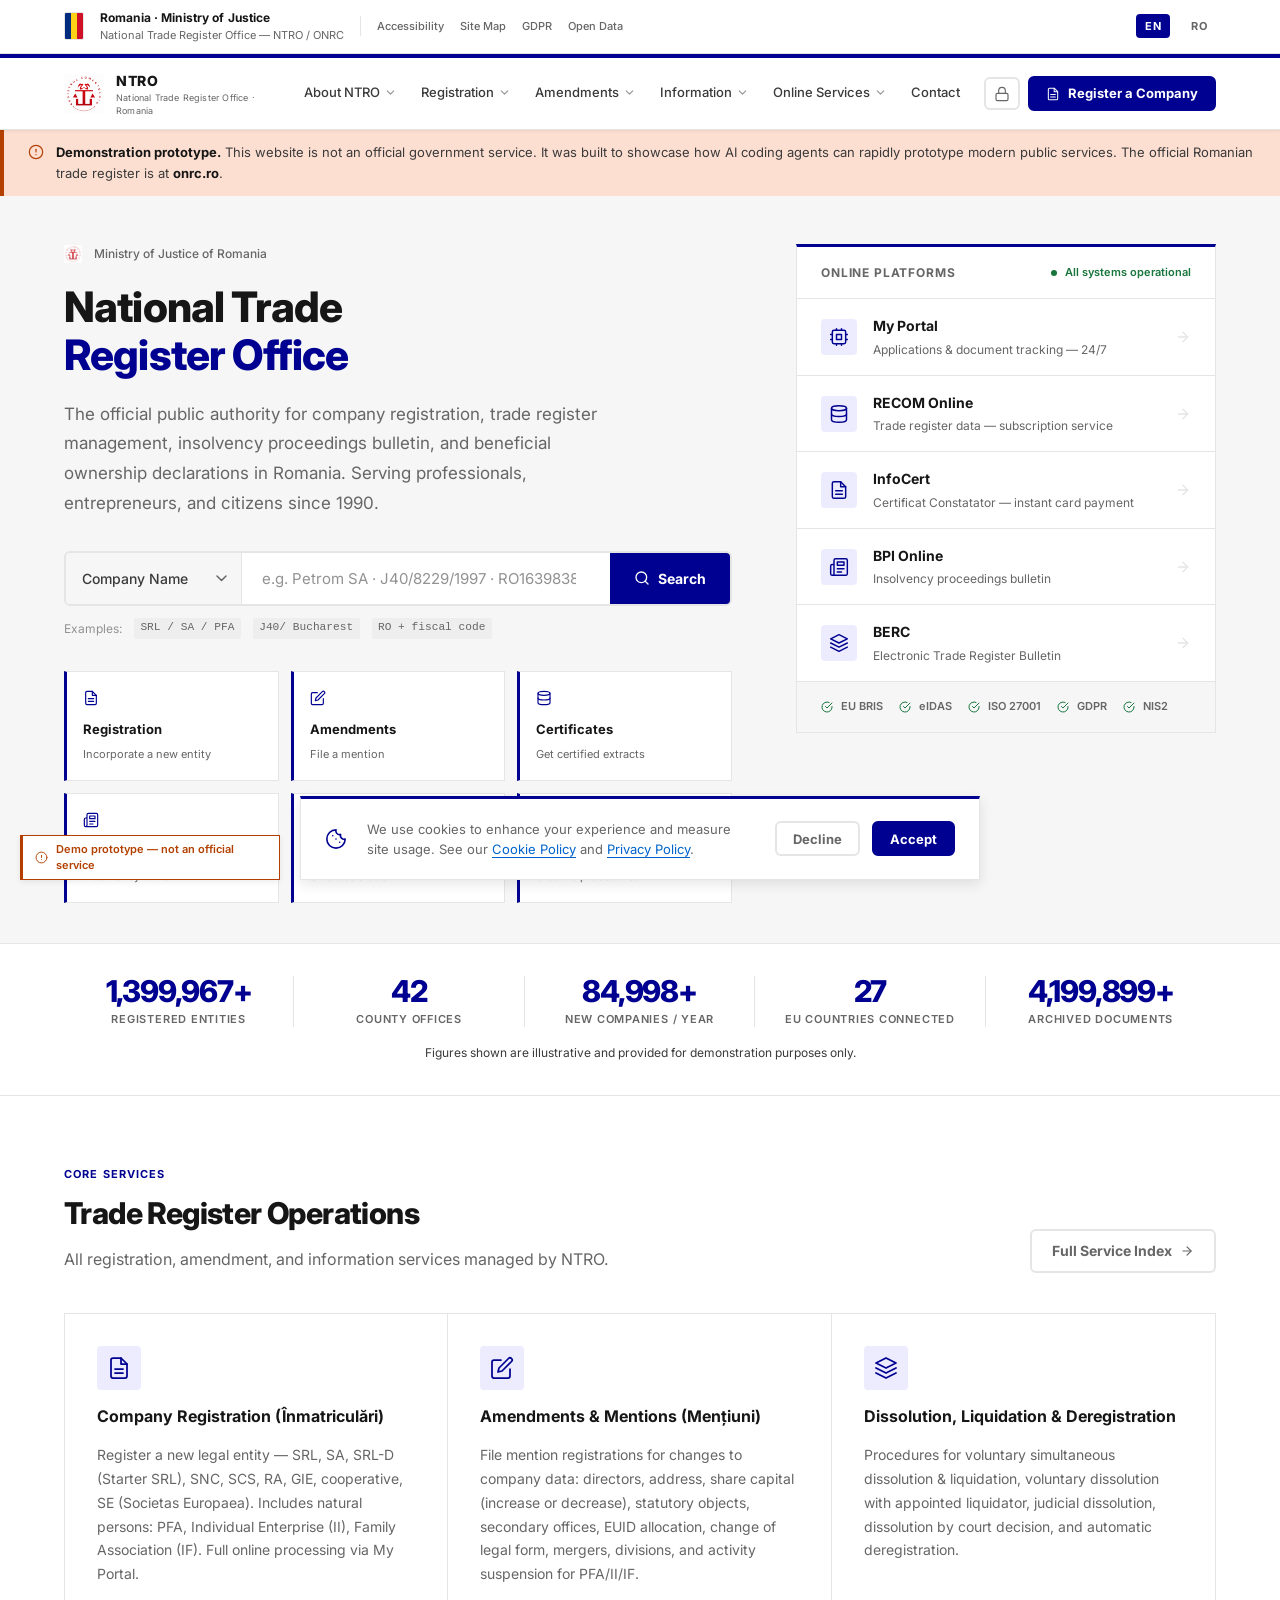
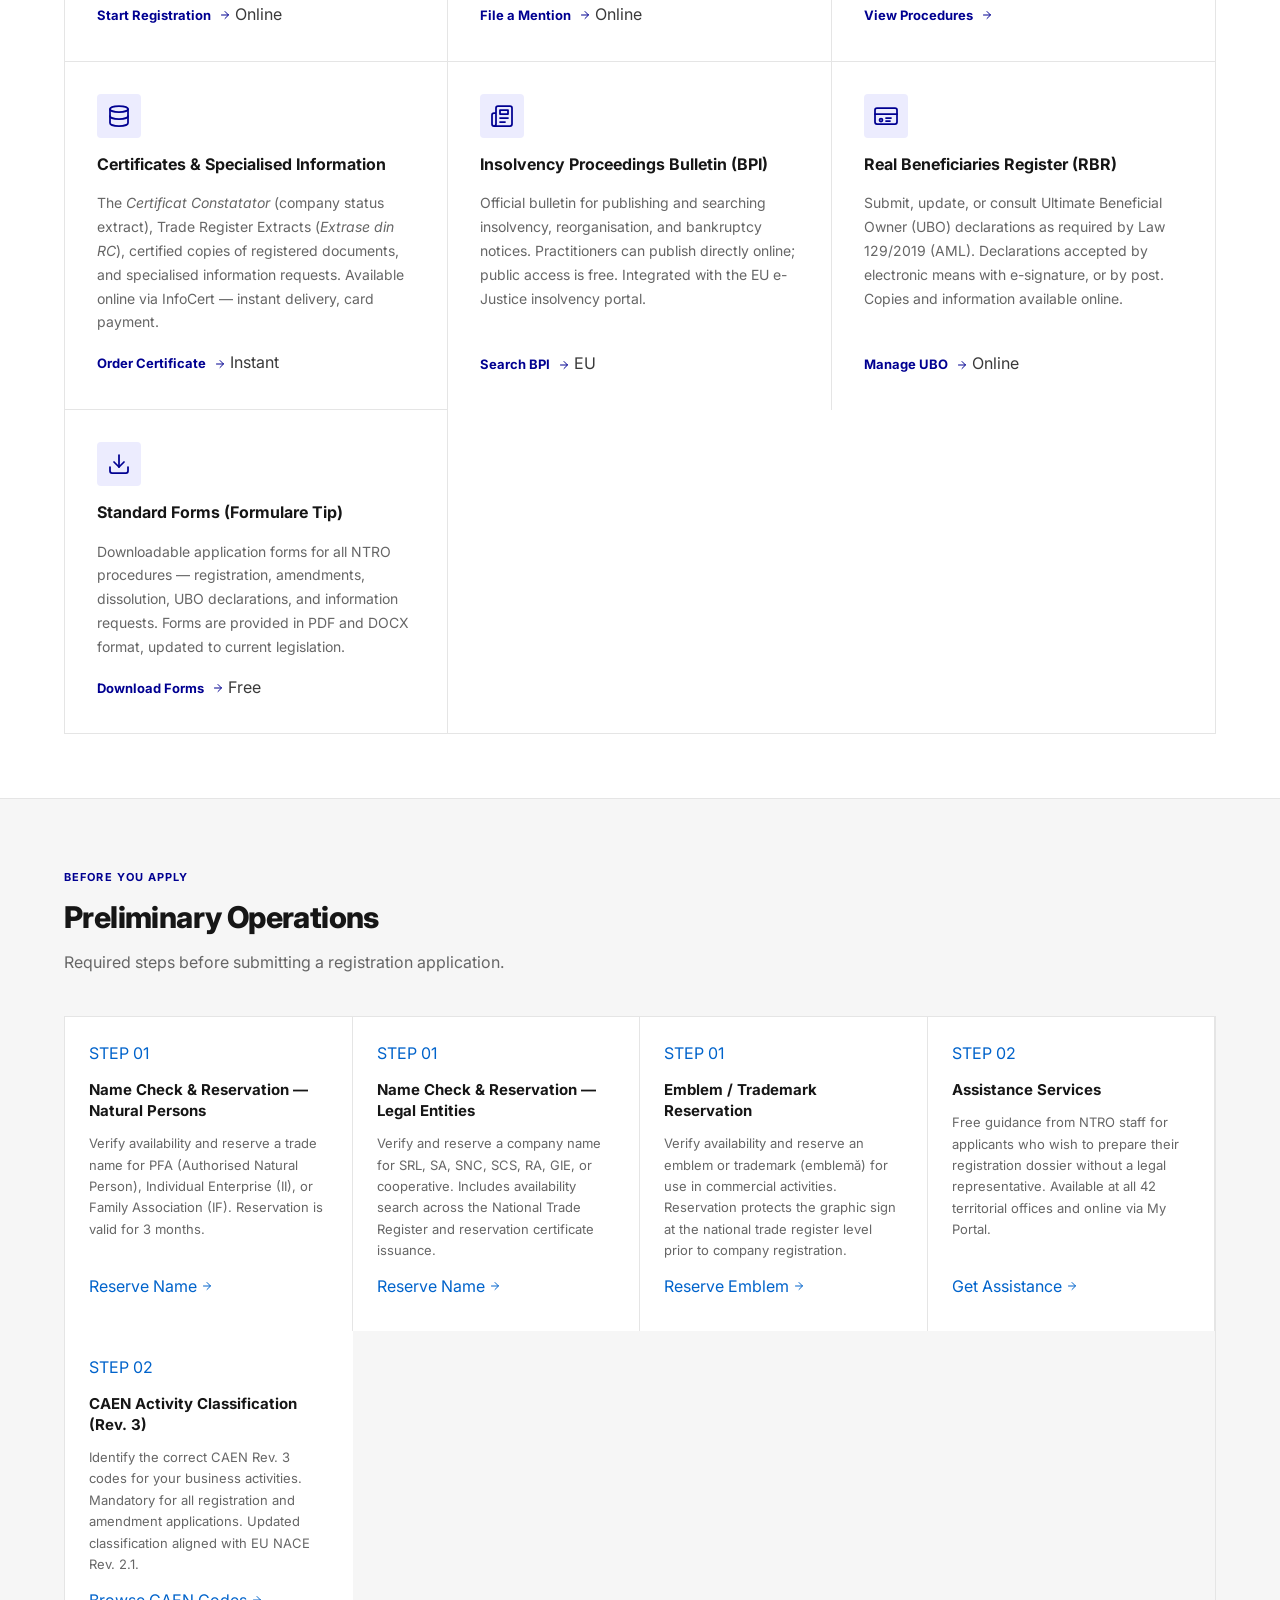
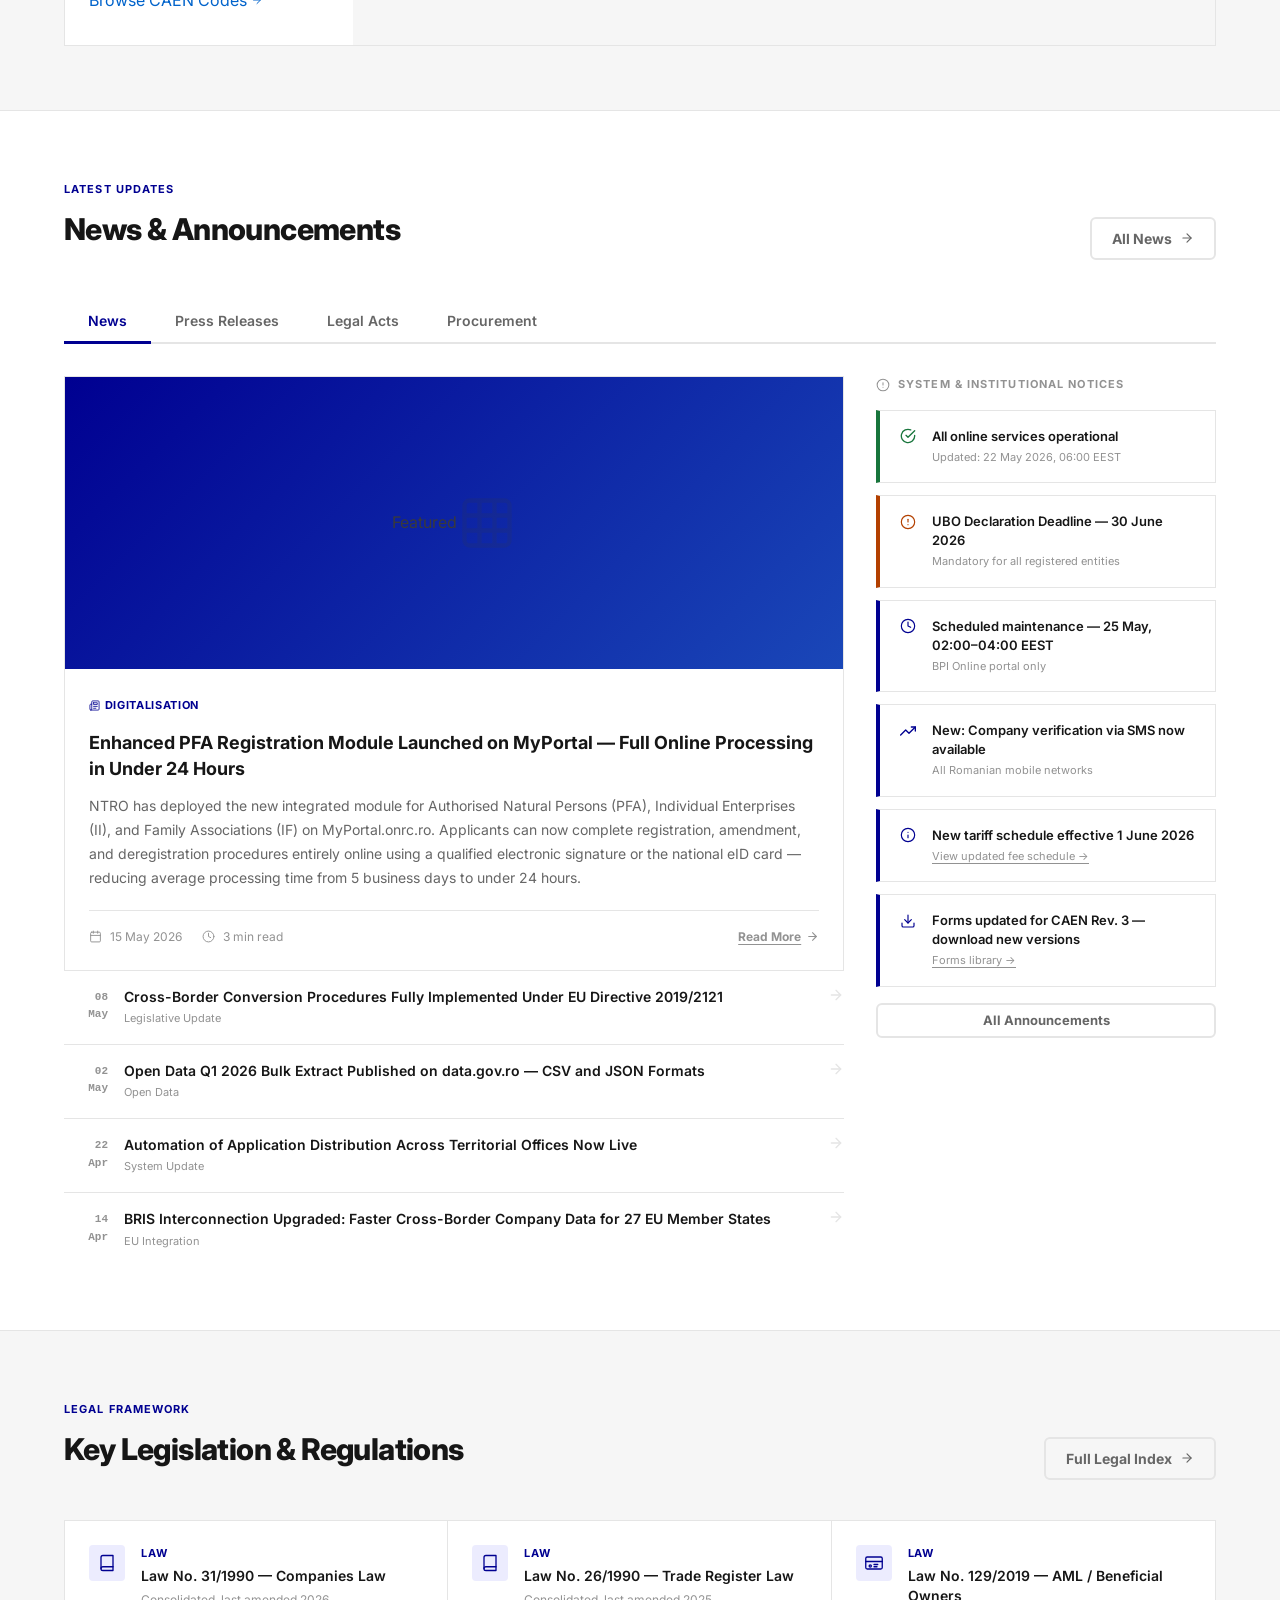
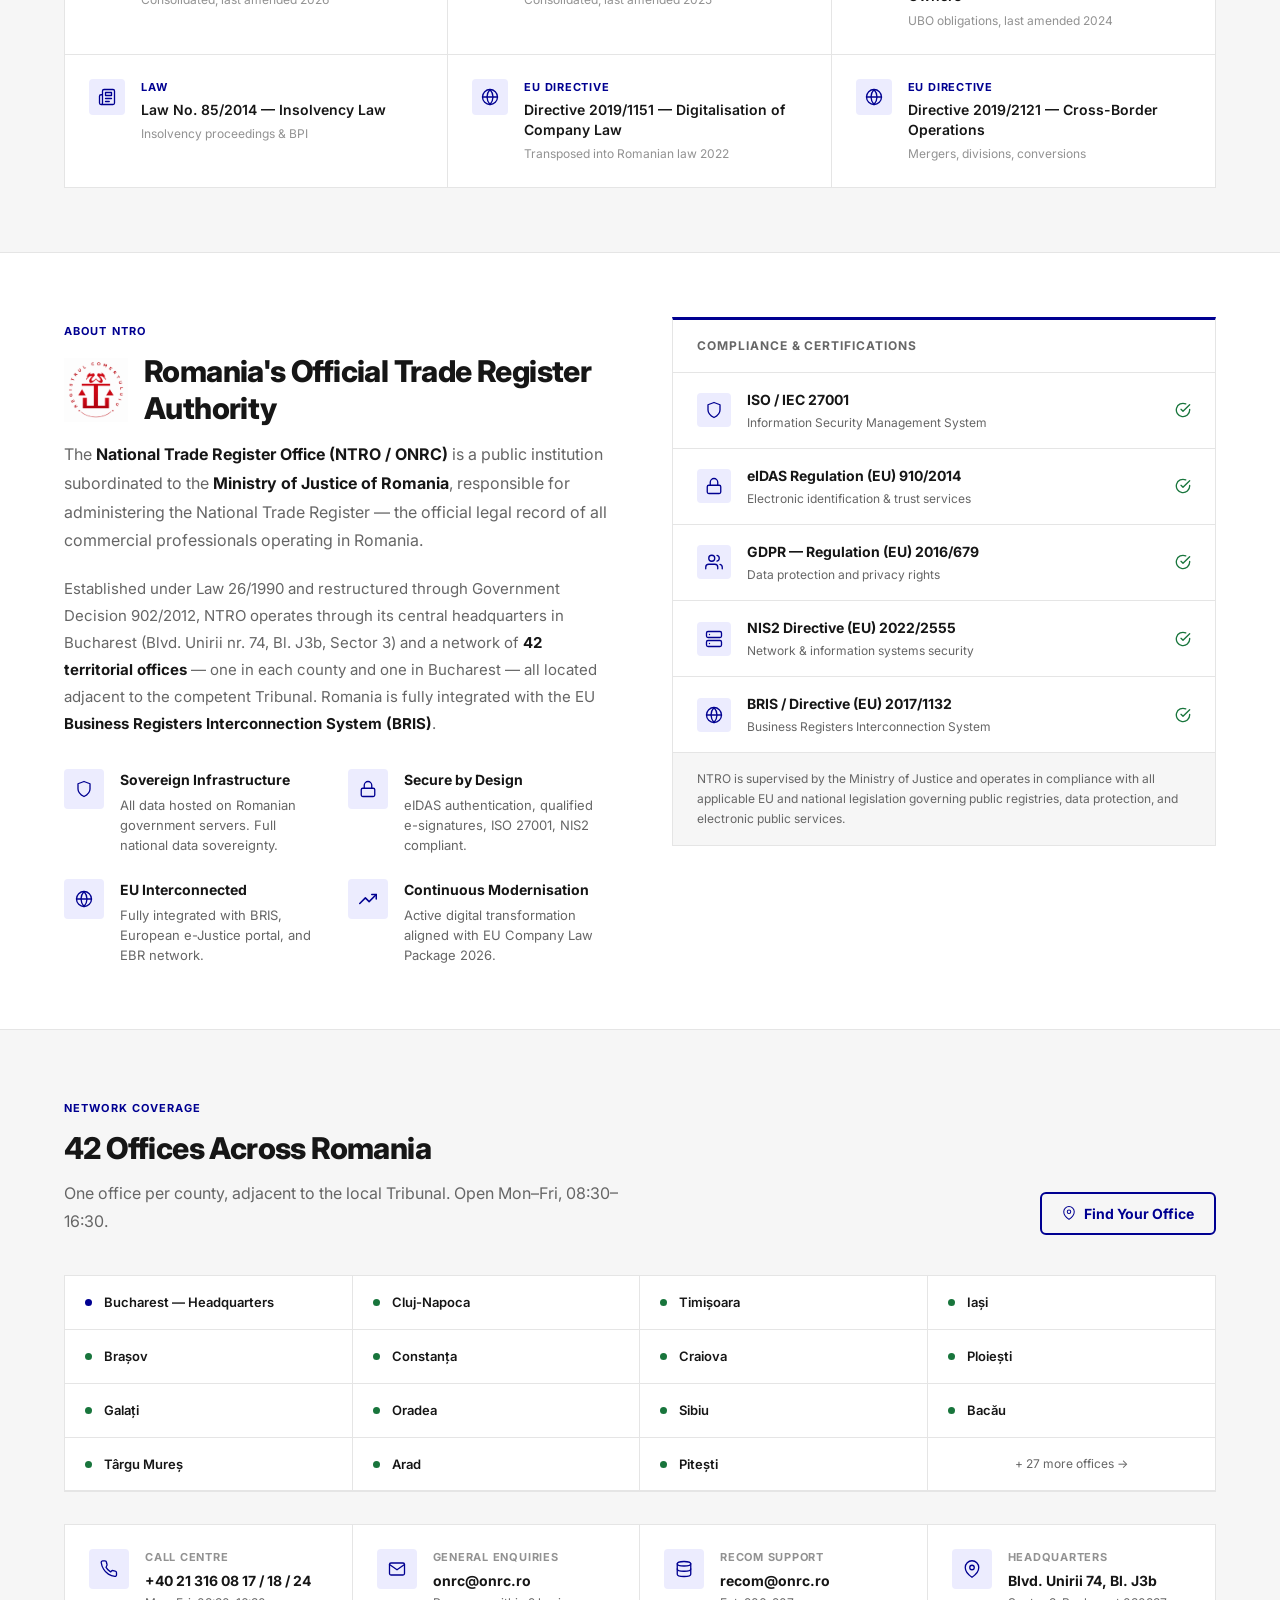
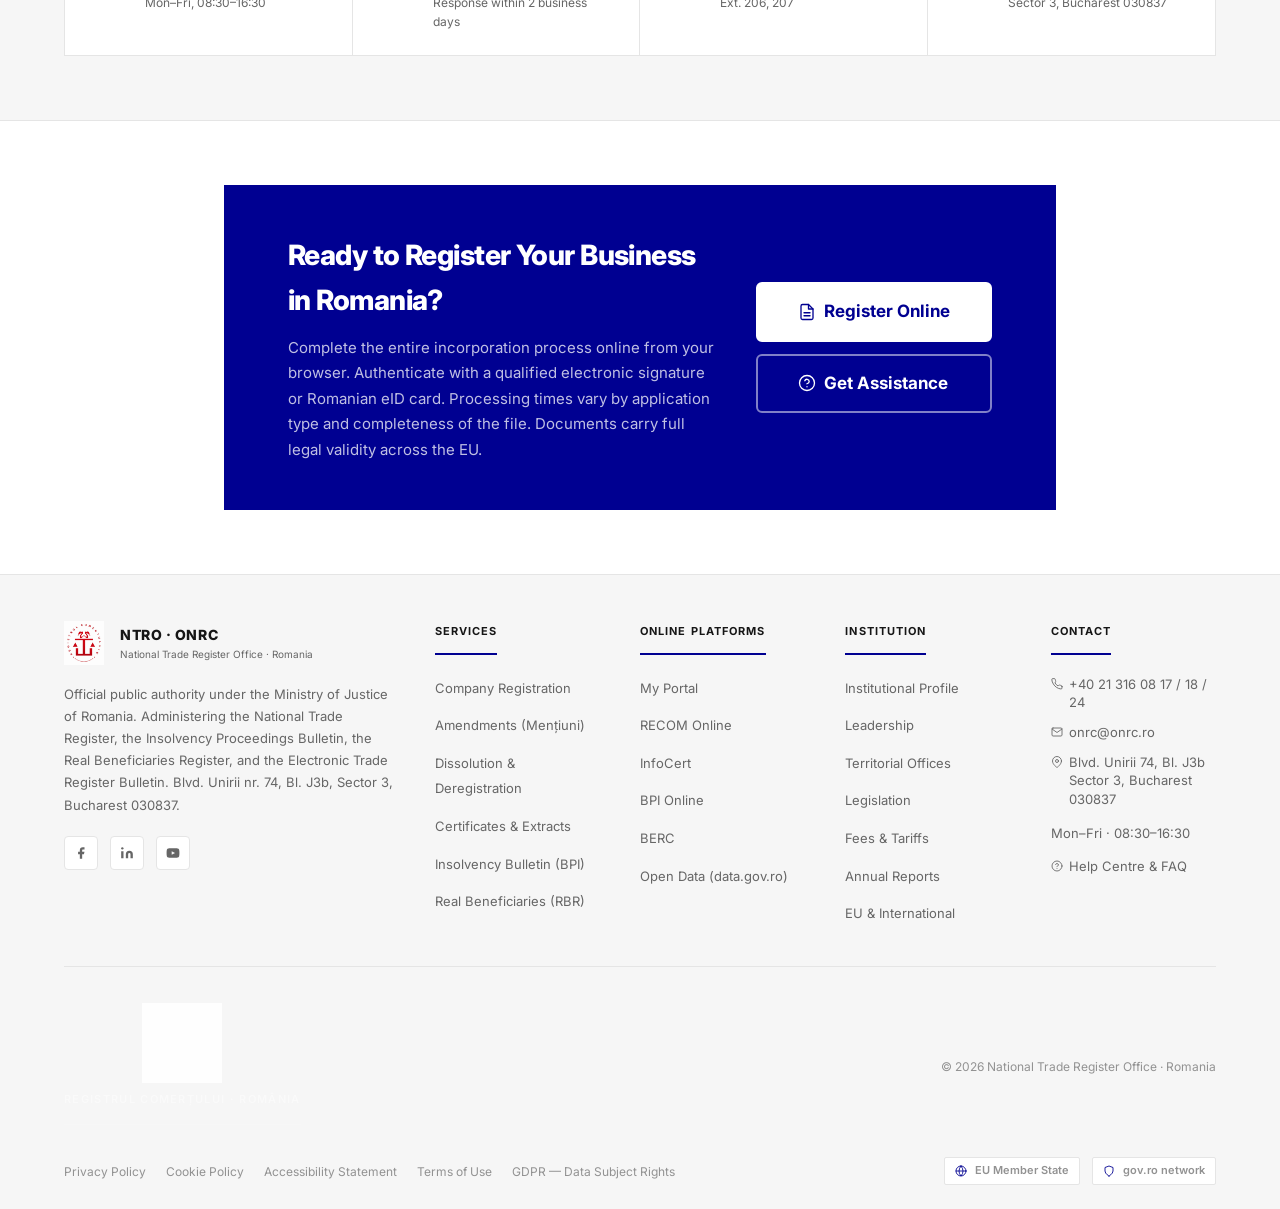
<file: index.html>
<!DOCTYPE html>
<html lang="en" dir="ltr">
<head>
  <meta charset="UTF-8" />
  <meta name="viewport" content="width=device-width, initial-scale=1.0" />
  <meta name="description" content="National Trade Register Office (NTRO) — Romania's official authority for company registration, trade register information, insolvency proceedings, and real beneficiaries declarations." />
  <meta name="keywords" content="NTRO, ONRC, Romania trade register, company registration, insolvency bulletin, real beneficiaries, business register Romania, RECOM, InfoCert" />
  <meta name="author" content="National Trade Register Office — Romania" />
  <meta property="og:title" content="NTRO — National Trade Register Office Romania" />
  <meta property="og:description" content="Official public authority for trade register management in Romania. Company registration, amendments, certificates, insolvency and UBO declarations." />
  <meta property="og:type" content="website" />
  <meta name="theme-color" content="#000091" />
  <title>NTRO — National Trade Register Office | Romania</title>
  <link rel="preconnect" href="https://fonts.googleapis.com" />
  <link rel="preconnect" href="https://fonts.gstatic.com" crossorigin />
  <link href="https://fonts.googleapis.com/css2?family=Inter:wght@400;500;600;700;800;900&display=swap" rel="stylesheet" />
  <link rel="stylesheet" href="css/style.css" />

  <!-- SVG icon sprite -->
  <svg xmlns="http://www.w3.org/2000/svg" style="display:none" aria-hidden="true">
    <symbol id="i-shield"   viewBox="0 0 24 24" fill="none" stroke="currentColor" stroke-width="1.75" stroke-linecap="round" stroke-linejoin="round"><path d="M12 22s8-4 8-10V5l-8-3-8 3v7c0 6 8 10 8 10z"/></symbol>
    <symbol id="i-bldg"     viewBox="0 0 24 24" fill="none" stroke="currentColor" stroke-width="1.75" stroke-linecap="round" stroke-linejoin="round"><rect x="3" y="3" width="18" height="18" rx="2"/><path d="M9 3v18M15 3v18M3 9h18M3 15h18"/></symbol>
    <symbol id="i-file"     viewBox="0 0 24 24" fill="none" stroke="currentColor" stroke-width="1.75" stroke-linecap="round" stroke-linejoin="round"><path d="M14 2H6a2 2 0 0 0-2 2v16a2 2 0 0 0 2 2h12a2 2 0 0 0 2-2V8z"/><polyline points="14 2 14 8 20 8"/><line x1="16" y1="13" x2="8" y2="13"/><line x1="16" y1="17" x2="8" y2="17"/></symbol>
    <symbol id="i-search"   viewBox="0 0 24 24" fill="none" stroke="currentColor" stroke-width="2"    stroke-linecap="round" stroke-linejoin="round"><circle cx="11" cy="11" r="8"/><line x1="21" y1="21" x2="16.65" y2="16.65"/></symbol>
    <symbol id="i-arrow"    viewBox="0 0 24 24" fill="none" stroke="currentColor" stroke-width="2"    stroke-linecap="round" stroke-linejoin="round"><line x1="5" y1="12" x2="19" y2="12"/><polyline points="12 5 19 12 12 19"/></symbol>
    <symbol id="i-chev-dn"  viewBox="0 0 24 24" fill="none" stroke="currentColor" stroke-width="2"    stroke-linecap="round" stroke-linejoin="round"><polyline points="6 9 12 15 18 9"/></symbol>
    <symbol id="i-chev-up"  viewBox="0 0 24 24" fill="none" stroke="currentColor" stroke-width="2"    stroke-linecap="round" stroke-linejoin="round"><polyline points="18 15 12 9 6 15"/></symbol>
    <symbol id="i-check"    viewBox="0 0 24 24" fill="none" stroke="currentColor" stroke-width="2"    stroke-linecap="round" stroke-linejoin="round"><path d="M22 11.08V12a10 10 0 1 1-5.93-9.14"/><polyline points="22 4 12 14.01 9 11.01"/></symbol>
    <symbol id="i-lock"     viewBox="0 0 24 24" fill="none" stroke="currentColor" stroke-width="1.75" stroke-linecap="round" stroke-linejoin="round"><rect x="3" y="11" width="18" height="11" rx="2"/><path d="M7 11V7a5 5 0 0 1 10 0v4"/></symbol>
    <symbol id="i-globe"    viewBox="0 0 24 24" fill="none" stroke="currentColor" stroke-width="1.75" stroke-linecap="round" stroke-linejoin="round"><circle cx="12" cy="12" r="10"/><line x1="2" y1="12" x2="22" y2="12"/><path d="M12 2a15.3 15.3 0 0 1 4 10 15.3 15.3 0 0 1-4 10 15.3 15.3 0 0 1-4-10 15.3 15.3 0 0 1 4-10z"/></symbol>
    <symbol id="i-db"       viewBox="0 0 24 24" fill="none" stroke="currentColor" stroke-width="1.75" stroke-linecap="round" stroke-linejoin="round"><ellipse cx="12" cy="5" rx="9" ry="3"/><path d="M21 12c0 1.66-4 3-9 3s-9-1.34-9-3"/><path d="M3 5v14c0 1.66 4 3 9 3s9-1.34 9-3V5"/></symbol>
    <symbol id="i-cpu"      viewBox="0 0 24 24" fill="none" stroke="currentColor" stroke-width="1.75" stroke-linecap="round" stroke-linejoin="round"><rect x="4" y="4" width="16" height="16" rx="2"/><rect x="9" y="9" width="6" height="6"/><line x1="9" y1="2" x2="9" y2="4"/><line x1="15" y1="2" x2="15" y2="4"/><line x1="9" y1="20" x2="9" y2="22"/><line x1="15" y1="20" x2="15" y2="22"/><line x1="2" y1="9" x2="4" y2="9"/><line x1="2" y1="15" x2="4" y2="15"/><line x1="20" y1="9" x2="22" y2="9"/><line x1="20" y1="15" x2="22" y2="15"/></symbol>
    <symbol id="i-users"    viewBox="0 0 24 24" fill="none" stroke="currentColor" stroke-width="1.75" stroke-linecap="round" stroke-linejoin="round"><path d="M17 21v-2a4 4 0 0 0-4-4H5a4 4 0 0 0-4 4v2"/><circle cx="9" cy="7" r="4"/><path d="M23 21v-2a4 4 0 0 0-3-3.87"/><path d="M16 3.13a4 4 0 0 1 0 7.75"/></symbol>
    <symbol id="i-cal"      viewBox="0 0 24 24" fill="none" stroke="currentColor" stroke-width="1.75" stroke-linecap="round" stroke-linejoin="round"><rect x="3" y="4" width="18" height="18" rx="2"/><line x1="16" y1="2" x2="16" y2="6"/><line x1="8" y1="2" x2="8" y2="6"/><line x1="3" y1="10" x2="21" y2="10"/></symbol>
    <symbol id="i-alert"    viewBox="0 0 24 24" fill="none" stroke="currentColor" stroke-width="1.75" stroke-linecap="round" stroke-linejoin="round"><circle cx="12" cy="12" r="10"/><line x1="12" y1="8" x2="12" y2="12"/><line x1="12" y1="16" x2="12.01" y2="16"/></symbol>
    <symbol id="i-book"     viewBox="0 0 24 24" fill="none" stroke="currentColor" stroke-width="1.75" stroke-linecap="round" stroke-linejoin="round"><path d="M4 19.5A2.5 2.5 0 0 1 6.5 17H20"/><path d="M6.5 2H20v20H6.5A2.5 2.5 0 0 1 4 19.5v-15A2.5 2.5 0 0 1 6.5 2z"/></symbol>
    <symbol id="i-pin"      viewBox="0 0 24 24" fill="none" stroke="currentColor" stroke-width="1.75" stroke-linecap="round" stroke-linejoin="round"><path d="M21 10c0 7-9 13-9 13s-9-6-9-13a9 9 0 0 1 18 0z"/><circle cx="12" cy="10" r="3"/></symbol>
    <symbol id="i-mail"     viewBox="0 0 24 24" fill="none" stroke="currentColor" stroke-width="1.75" stroke-linecap="round" stroke-linejoin="round"><path d="M4 4h16c1.1 0 2 .9 2 2v12c0 1.1-.9 2-2 2H4c-1.1 0-2-.9-2-2V6c0-1.1.9-2 2-2z"/><polyline points="22,6 12,13 2,6"/></symbol>
    <symbol id="i-phone"    viewBox="0 0 24 24" fill="none" stroke="currentColor" stroke-width="1.75" stroke-linecap="round" stroke-linejoin="round"><path d="M22 16.92v3a2 2 0 0 1-2.18 2 19.79 19.79 0 0 1-8.63-3.07A19.5 19.5 0 0 1 4.69 12 19.79 19.79 0 0 1 1.61 3.4 2 2 0 0 1 3.6 1.22h3a2 2 0 0 1 2 1.72 12.84 12.84 0 0 0 .7 2.81 2 2 0 0 1-.45 2.11L8.09 9.91a16 16 0 0 0 6 6l1.27-1.27a2 2 0 0 1 2.11-.45 12.84 12.84 0 0 0 2.81.7A2 2 0 0 1 22 16.92z"/></symbol>
    <symbol id="i-news"     viewBox="0 0 24 24" fill="none" stroke="currentColor" stroke-width="1.75" stroke-linecap="round" stroke-linejoin="round"><path d="M4 22h16a2 2 0 0 0 2-2V4a2 2 0 0 0-2-2H8a2 2 0 0 0-2 2v16a2 2 0 0 1-2 2Zm0 0a2 2 0 0 1-2-2v-9c0-1.1.9-2 2-2h2"/><path d="M18 14h-8M15 18h-5M10 6h8v4h-8V6Z"/></symbol>
    <symbol id="i-server"   viewBox="0 0 24 24" fill="none" stroke="currentColor" stroke-width="1.75" stroke-linecap="round" stroke-linejoin="round"><rect x="2" y="2" width="20" height="8" rx="2"/><rect x="2" y="14" width="20" height="8" rx="2"/><line x1="6" y1="6" x2="6.01" y2="6"/><line x1="6" y1="18" x2="6.01" y2="18"/></symbol>
    <symbol id="i-id"       viewBox="0 0 24 24" fill="none" stroke="currentColor" stroke-width="1.75" stroke-linecap="round" stroke-linejoin="round"><rect x="1" y="4" width="22" height="16" rx="2"/><line x1="1" y1="10" x2="23" y2="10"/><circle cx="7" cy="16" r="1.5"/><path d="M12 14h5M12 17h4"/></symbol>
    <symbol id="i-trend"    viewBox="0 0 24 24" fill="none" stroke="currentColor" stroke-width="2"    stroke-linecap="round" stroke-linejoin="round"><polyline points="23 6 13.5 15.5 8.5 10.5 1 18"/><polyline points="17 6 23 6 23 12"/></symbol>
    <symbol id="i-menu"     viewBox="0 0 24 24" fill="none" stroke="currentColor" stroke-width="2"    stroke-linecap="round" stroke-linejoin="round"><line x1="3" y1="12" x2="21" y2="12"/><line x1="3" y1="6" x2="21" y2="6"/><line x1="3" y1="18" x2="21" y2="18"/></symbol>
    <symbol id="i-ext"      viewBox="0 0 24 24" fill="none" stroke="currentColor" stroke-width="2"    stroke-linecap="round" stroke-linejoin="round"><path d="M18 13v6a2 2 0 0 1-2 2H5a2 2 0 0 1-2-2V8a2 2 0 0 1 2-2h6"/><polyline points="15 3 21 3 21 9"/><line x1="10" y1="14" x2="21" y2="3"/></symbol>
    <symbol id="i-cookie"   viewBox="0 0 24 24" fill="none" stroke="currentColor" stroke-width="1.75" stroke-linecap="round" stroke-linejoin="round"><path d="M12 2a10 10 0 1 0 10 10 4 4 0 0 1-5-5 4 4 0 0 1-5-5"/><path d="M8.5 8.5v.01M16 15.5v.01M12 12v.01"/></symbol>
    <symbol id="i-clock"    viewBox="0 0 24 24" fill="none" stroke="currentColor" stroke-width="1.75" stroke-linecap="round" stroke-linejoin="round"><circle cx="12" cy="12" r="10"/><polyline points="12 6 12 12 16 14"/></symbol>
    <symbol id="i-info"     viewBox="0 0 24 24" fill="none" stroke="currentColor" stroke-width="1.75" stroke-linecap="round" stroke-linejoin="round"><circle cx="12" cy="12" r="10"/><line x1="12" y1="16" x2="12" y2="12"/><line x1="12" y1="8" x2="12.01" y2="8"/></symbol>
    <symbol id="i-download" viewBox="0 0 24 24" fill="none" stroke="currentColor" stroke-width="1.75" stroke-linecap="round" stroke-linejoin="round"><path d="M21 15v4a2 2 0 0 1-2 2H5a2 2 0 0 1-2-2v-4"/><polyline points="7 10 12 15 17 10"/><line x1="12" y1="15" x2="12" y2="3"/></symbol>
    <symbol id="i-pen"      viewBox="0 0 24 24" fill="none" stroke="currentColor" stroke-width="1.75" stroke-linecap="round" stroke-linejoin="round"><path d="M11 4H4a2 2 0 0 0-2 2v14a2 2 0 0 0 2 2h14a2 2 0 0 0 2-2v-7"/><path d="M18.5 2.5a2.121 2.121 0 0 1 3 3L12 15l-4 1 1-4 9.5-9.5z"/></symbol>
    <symbol id="i-layers"   viewBox="0 0 24 24" fill="none" stroke="currentColor" stroke-width="1.75" stroke-linecap="round" stroke-linejoin="round"><polygon points="12 2 2 7 12 12 22 7 12 2"/><polyline points="2 17 12 22 22 17"/><polyline points="2 12 12 17 22 12"/></symbol>
    <symbol id="i-help"     viewBox="0 0 24 24" fill="none" stroke="currentColor" stroke-width="1.75" stroke-linecap="round" stroke-linejoin="round"><circle cx="12" cy="12" r="10"/><path d="M9.09 9a3 3 0 0 1 5.83 1c0 2-3 3-3 3"/><line x1="12" y1="17" x2="12.01" y2="17"/></symbol>
  </svg>
</head>
<body>

<!-- ================================================
     GOV BANNER
================================================ -->
<div class="gov-banner" role="banner">
  <div class="container gov-banner__inner">
    <div class="gov-banner__identity">
      <div class="tricolor" aria-hidden="true"><span></span><span></span><span></span></div>
      <div>
        <div class="gov-banner__name">Romania · Ministry of Justice</div>
        <div class="gov-banner__sub">National Trade Register Office — NTRO / ONRC</div>
      </div>
      <span class="gov-banner__sep" aria-hidden="true"></span>
      <a href="#" class="gov-banner__link">Accessibility</a>
      <a href="#" class="gov-banner__link">Site Map</a>
      <a href="#" class="gov-banner__link">GDPR</a>
      <a href="#" class="gov-banner__link">Open Data</a>
    </div>
    <div class="gov-banner__right" role="navigation" aria-label="Language selection">
      <a href="#" class="lang-btn lang-btn--active" lang="en" aria-label="English — current language">EN</a>
      <a href="#" class="lang-btn" lang="ro" aria-label="Switch to Romanian">RO</a>
    </div>
  </div>
</div>

<!-- ================================================
     HEADER
================================================ -->
<header class="header" role="banner">
  <div class="container header__inner">

    <a href="/" class="logo" aria-label="NTRO — National Trade Register Office, go to homepage">
      <div class="logo__mark" aria-hidden="true" style="background:transparent;width:40px;height:40px;display:flex;align-items:center;justify-content:center">
        <img src="img/onrc-logo.png" alt="" width="40" height="40" style="display:block"/>
      </div>
      <div class="logo__text">
        <div class="logo__acronym">NTRO</div>
        <div class="logo__name">National Trade Register Office · Romania</div>
      </div>
    </a>

    <nav class="header__nav" id="mainNav" aria-label="Primary navigation">
      <ul class="nav__list" role="list">

        <li class="nav__item">
          <a href="#" class="nav__link" aria-haspopup="true" aria-expanded="false">
            About NTRO
            <svg class="nav__chevron" aria-hidden="true"><use href="#i-chev-dn"/></svg>
          </a>
          <div class="nav__dropdown" role="menu">
            <div class="nav__dropdown-header">Institution</div>
            <a href="#" class="nav__dropdown-item" role="menuitem">
              <svg width="16" height="16" aria-hidden="true"><use href="#i-bldg"/></svg>
              <span><span class="nav__dropdown-item-label">Institutional Profile</span><span class="nav__dropdown-item-hint">Mission, mandate &amp; legal basis</span></span>
            </a>
            <a href="#" class="nav__dropdown-item" role="menuitem">
              <svg width="16" height="16" aria-hidden="true"><use href="#i-users"/></svg>
              <span><span class="nav__dropdown-item-label">Leadership &amp; Organisation</span><span class="nav__dropdown-item-hint">Management, org chart, departments</span></span>
            </a>
            <a href="#" class="nav__dropdown-item" role="menuitem">
              <svg width="16" height="16" aria-hidden="true"><use href="#i-pin"/></svg>
              <span><span class="nav__dropdown-item-label">Territorial Offices</span><span class="nav__dropdown-item-hint">42 county-level offices</span></span>
            </a>
            <a href="#" class="nav__dropdown-item" role="menuitem">
              <svg width="16" height="16" aria-hidden="true"><use href="#i-trend"/></svg>
              <span><span class="nav__dropdown-item-label">Statistics &amp; Reports</span><span class="nav__dropdown-item-hint">Annual reports, open data</span></span>
            </a>
            <a href="#" class="nav__dropdown-item" role="menuitem">
              <svg width="16" height="16" aria-hidden="true"><use href="#i-globe"/></svg>
              <span><span class="nav__dropdown-item-label">EU &amp; International Relations</span><span class="nav__dropdown-item-hint">BRIS, e-Justice, EBR</span></span>
            </a>
          </div>
        </li>

        <li class="nav__item">
          <a href="#" class="nav__link" aria-haspopup="true" aria-expanded="false">
            Registration
            <svg class="nav__chevron" aria-hidden="true"><use href="#i-chev-dn"/></svg>
          </a>
          <div class="nav__dropdown" role="menu">
            <div class="nav__dropdown-header">Preliminary Operations</div>
            <a href="#" class="nav__dropdown-item" role="menuitem">
              <svg width="16" height="16" aria-hidden="true"><use href="#i-search"/></svg>
              <span><span class="nav__dropdown-item-label">Name Reservation — Natural Persons</span><span class="nav__dropdown-item-hint">PFA, II, IF name check &amp; reservation</span></span>
            </a>
            <a href="#" class="nav__dropdown-item" role="menuitem">
              <svg width="16" height="16" aria-hidden="true"><use href="#i-search"/></svg>
              <span><span class="nav__dropdown-item-label">Name Reservation — Legal Entities</span><span class="nav__dropdown-item-hint">SRL, SA, SNC, SCS, RA name reservation</span></span>
            </a>
            <a href="#" class="nav__dropdown-item" role="menuitem">
              <svg width="16" height="16" aria-hidden="true"><use href="#i-shield"/></svg>
              <span><span class="nav__dropdown-item-label">Emblem / Trademark Reservation</span><span class="nav__dropdown-item-hint">Verificare și rezervare emblemă</span></span>
            </a>
            <div class="nav__dropdown-header" style="margin-top:.25rem">Incorporation</div>
            <a href="#" class="nav__dropdown-item" role="menuitem">
              <svg width="16" height="16" aria-hidden="true"><use href="#i-users"/></svg>
              <span><span class="nav__dropdown-item-label">Natural Persons</span><span class="nav__dropdown-item-hint">PFA, Individual Enterprise (II), Family Association (IF)</span></span>
            </a>
            <a href="#" class="nav__dropdown-item" role="menuitem">
              <svg width="16" height="16" aria-hidden="true"><use href="#i-bldg"/></svg>
              <span><span class="nav__dropdown-item-label">Legal Entities</span><span class="nav__dropdown-item-hint">SRL, SA, SRL-D, SA, SNC, SCS, RA, GIE, cooperatives, SE</span></span>
            </a>
            <a href="#" class="nav__dropdown-item" role="menuitem">
              <svg width="16" height="16" aria-hidden="true"><use href="#i-globe"/></svg>
              <span><span class="nav__dropdown-item-label">Branches</span><span class="nav__dropdown-item-hint">Domestic &amp; foreign company branches</span></span>
            </a>
          </div>
        </li>

        <li class="nav__item">
          <a href="#" class="nav__link" aria-haspopup="true" aria-expanded="false">
            Amendments
            <svg class="nav__chevron" aria-hidden="true"><use href="#i-chev-dn"/></svg>
          </a>
          <div class="nav__dropdown" role="menu">
            <div class="nav__dropdown-header">Mentions (Mențiuni)</div>
            <a href="#" class="nav__dropdown-item" role="menuitem">
              <svg width="16" height="16" aria-hidden="true"><use href="#i-pen"/></svg>
              <span><span class="nav__dropdown-item-label">Natural Persons</span><span class="nav__dropdown-item-hint">Amendments for PFA, II, IF — incl. activity suspension</span></span>
            </a>
            <a href="#" class="nav__dropdown-item" role="menuitem">
              <svg width="16" height="16" aria-hidden="true"><use href="#i-pen"/></svg>
              <span><span class="nav__dropdown-item-label">Legal Entities</span><span class="nav__dropdown-item-hint">Directors, capital, address, object, EUID, secondary offices</span></span>
            </a>
            <a href="#" class="nav__dropdown-item" role="menuitem">
              <svg width="16" height="16" aria-hidden="true"><use href="#i-trend"/></svg>
              <span><span class="nav__dropdown-item-label">Capital Increase / Capital Decrease</span><span class="nav__dropdown-item-hint">Share capital modification procedures</span></span>
            </a>
            <a href="#" class="nav__dropdown-item" role="menuitem">
              <svg width="16" height="16" aria-hidden="true"><use href="#i-layers"/></svg>
              <span><span class="nav__dropdown-item-label">Mergers &amp; Divisions</span><span class="nav__dropdown-item-hint">Absorption, new company, total &amp; partial split</span></span>
            </a>
            <a href="#" class="nav__dropdown-item" role="menuitem">
              <svg width="16" height="16" aria-hidden="true"><use href="#i-pen"/></svg>
              <span><span class="nav__dropdown-item-label">Change of Legal Form</span><span class="nav__dropdown-item-hint">Transform entity type — e.g. SRL → SA</span></span>
            </a>
            <a href="#" class="nav__dropdown-item" role="menuitem">
              <svg width="16" height="16" aria-hidden="true"><use href="#i-id"/></svg>
              <span><span class="nav__dropdown-item-label">Real Beneficiaries — Update</span><span class="nav__dropdown-item-hint">UBO declaration modifications</span></span>
            </a>
            <div class="nav__dropdown-header" style="margin-top:.25rem">Closure</div>
            <a href="#" class="nav__dropdown-item" role="menuitem">
              <svg width="16" height="16" aria-hidden="true"><use href="#i-layers"/></svg>
              <span><span class="nav__dropdown-item-label">Dissolution / Liquidation / Deregistration</span><span class="nav__dropdown-item-hint">Voluntary, judicial &amp; automatic procedures</span></span>
            </a>
          </div>
        </li>

        <li class="nav__item">
          <a href="#" class="nav__link" aria-haspopup="true" aria-expanded="false">
            Information
            <svg class="nav__chevron" aria-hidden="true"><use href="#i-chev-dn"/></svg>
          </a>
          <div class="nav__dropdown" role="menu">
            <div class="nav__dropdown-header">Documents &amp; Data</div>
            <a href="#" class="nav__dropdown-item" role="menuitem">
              <svg width="16" height="16" aria-hidden="true"><use href="#i-file"/></svg>
              <span><span class="nav__dropdown-item-label">Certificates (Certificat Constatator)</span><span class="nav__dropdown-item-hint">Online &amp; in-person, InfoCert service</span></span>
            </a>
            <a href="#" class="nav__dropdown-item" role="menuitem">
              <svg width="16" height="16" aria-hidden="true"><use href="#i-db"/></svg>
              <span><span class="nav__dropdown-item-label">Trade Register Extracts</span><span class="nav__dropdown-item-hint">Extrase din Registrul Comerțului — certified copies</span></span>
            </a>
            <a href="#" class="nav__dropdown-item" role="menuitem">
              <svg width="16" height="16" aria-hidden="true"><use href="#i-db"/></svg>
              <span><span class="nav__dropdown-item-label">Specialised Information</span><span class="nav__dropdown-item-hint">Dări de seamă, statistical data, requests</span></span>
            </a>
            <a href="#" class="nav__dropdown-item" role="menuitem">
              <svg width="16" height="16" aria-hidden="true"><use href="#i-id"/></svg>
              <span><span class="nav__dropdown-item-label">Real Beneficiaries Register (RBR)</span><span class="nav__dropdown-item-hint">RBR information &amp; certified copies</span></span>
            </a>
            <div class="nav__dropdown-header" style="margin-top:.25rem">Forms &amp; Legislation</div>
            <a href="#" class="nav__dropdown-item" role="menuitem">
              <svg width="16" height="16" aria-hidden="true"><use href="#i-download"/></svg>
              <span><span class="nav__dropdown-item-label">Standard Forms (Formulare Tip)</span><span class="nav__dropdown-item-hint">Downloadable application forms for all procedures</span></span>
            </a>
            <a href="#" class="nav__dropdown-item" role="menuitem">
              <svg width="16" height="16" aria-hidden="true"><use href="#i-book"/></svg>
              <span><span class="nav__dropdown-item-label">National Legislation</span><span class="nav__dropdown-item-hint">Romanian laws &amp; regulations governing the register</span></span>
            </a>
            <a href="#" class="nav__dropdown-item" role="menuitem">
              <svg width="16" height="16" aria-hidden="true"><use href="#i-globe"/></svg>
              <span><span class="nav__dropdown-item-label">EU Legislation</span><span class="nav__dropdown-item-hint">Directives, regulations &amp; e-Justice framework</span></span>
            </a>
            <a href="#" class="nav__dropdown-item" role="menuitem">
              <svg width="16" height="16" aria-hidden="true"><use href="#i-file"/></svg>
              <span><span class="nav__dropdown-item-label">Fees &amp; Tariffs</span></span>
            </a>
            <div class="nav__dropdown-header" style="margin-top:.25rem">Public Information</div>
            <a href="#" class="nav__dropdown-item" role="menuitem">
              <svg width="16" height="16" aria-hidden="true"><use href="#i-trend"/></svg>
              <span><span class="nav__dropdown-item-label">Statistical Reports</span><span class="nav__dropdown-item-hint">Annual &amp; quarterly business demography data</span></span>
            </a>
            <a href="#" class="nav__dropdown-item" role="menuitem">
              <svg width="16" height="16" aria-hidden="true"><use href="#i-info"/></svg>
              <span><span class="nav__dropdown-item-label">Freedom of Information (Law 544/2001)</span><span class="nav__dropdown-item-hint">Public information requests</span></span>
            </a>
          </div>
        </li>

        <li class="nav__item">
          <a href="#" class="nav__link" aria-haspopup="true" aria-expanded="false">
            Online Services
            <svg class="nav__chevron" aria-hidden="true"><use href="#i-chev-dn"/></svg>
          </a>
          <div class="nav__dropdown" role="menu">
            <div class="nav__dropdown-header">Digital Platforms</div>
            <a href="#" class="nav__dropdown-item" role="menuitem">
              <svg width="16" height="16" aria-hidden="true"><use href="#i-cpu"/></svg>
              <span><span class="nav__dropdown-item-label">My Portal</span><span class="nav__dropdown-item-hint">Applications &amp; document tracking — 24/7</span></span>
            </a>
            <a href="#" class="nav__dropdown-item" role="menuitem">
              <svg width="16" height="16" aria-hidden="true"><use href="#i-db"/></svg>
              <span><span class="nav__dropdown-item-label">RECOM Online</span><span class="nav__dropdown-item-hint">Trade register data subscription</span></span>
            </a>
            <a href="#" class="nav__dropdown-item" role="menuitem">
              <svg width="16" height="16" aria-hidden="true"><use href="#i-file"/></svg>
              <span><span class="nav__dropdown-item-label">InfoCert</span><span class="nav__dropdown-item-hint">Instant online certificates — card payment</span></span>
            </a>
            <a href="#" class="nav__dropdown-item" role="menuitem">
              <svg width="16" height="16" aria-hidden="true"><use href="#i-news"/></svg>
              <span><span class="nav__dropdown-item-label">BPI Online</span><span class="nav__dropdown-item-hint">Insolvency proceedings bulletin</span></span>
            </a>
            <a href="#" class="nav__dropdown-item" role="menuitem">
              <svg width="16" height="16" aria-hidden="true"><use href="#i-layers"/></svg>
              <span><span class="nav__dropdown-item-label">BERC</span><span class="nav__dropdown-item-hint">Electronic Trade Register Bulletin</span></span>
            </a>
          </div>
        </li>

        <li class="nav__item">
          <a href="#" class="nav__link">Contact</a>
        </li>

      </ul>
    </nav>

    <div class="header__actions">
      <a href="#" class="btn btn--ghost btn--sm" aria-label="Sign in" title="Sign in" style="padding:.4rem .5rem">
        <svg width="16" height="16" aria-hidden="true"><use href="#i-lock"/></svg>
      </a>
      <a href="#" class="btn btn--primary btn--sm">
        <svg width="14" height="14" aria-hidden="true"><use href="#i-file"/></svg>
        Register a Company
      </a>
      <button class="header__mobile-toggle" id="mobileMenuToggle" aria-controls="mainNav" aria-expanded="false" aria-label="Open menu">
        <svg width="22" height="22" aria-hidden="true"><use href="#i-menu"/></svg>
      </button>
    </div>

  </div>
</header>

<!-- ================================================
     SECURITY NOTICE
================================================ -->
<div class="notice-bar notice-bar--warn" role="note">
  <svg width="16" height="16" aria-hidden="true"><use href="#i-alert"/></svg>
  <span>
    <strong>Demonstration prototype.</strong>
    This website is not an official government service. It was built to showcase how AI coding agents can rapidly prototype modern public services.
    The official Romanian trade register is at <strong>onrc.ro</strong>.
  </span>
</div>

<!-- ================================================
     HERO
================================================ -->
<section class="hero" aria-labelledby="hero-title">
  <div class="hero__grid" aria-hidden="true"></div>
  <div class="container hero__inner">

    <!-- Left -->
    <div>
      <div class="hero__ministry">
        <img src="img/onrc-logo.png" alt="" width="18" height="18" style="display:inline-block;vertical-align:middle;margin-right:.25rem"/>
        Ministry of Justice of Romania
      </div>

      <h1 class="hero__title" id="hero-title">
        National Trade<br/>
        <span>Register Office</span>
      </h1>

      <p class="hero__subtitle">
        The official public authority for company registration, trade register management,
        insolvency proceedings bulletin, and beneficial ownership declarations in Romania.
        Serving professionals, entrepreneurs, and citizens since 1990.
      </p>

      <!-- Search -->
      <div class="hero__search-wrap">
        <form class="search-bar" id="searchForm" role="search" aria-label="Search the trade register">
          <select class="search-bar__select" aria-label="Search type" name="type">
            <option value="name">Company Name</option>
            <option value="cui">Fiscal ID (CUI/CIF)</option>
            <option value="j">Reg. Number (J)</option>
            <option value="pfa">Authorised Person</option>
          </select>
          <input type="search" class="search-bar__input"
            placeholder="e.g. Petrom SA · J40/8229/1997 · RO1639838…"
            aria-label="Search query" name="q" autocomplete="off" />
          <button type="submit" class="search-bar__btn">
            <svg width="16" height="16" aria-hidden="true"><use href="#i-search"/></svg>
            Search
          </button>
        </form>
      </div>
      <div class="search-hints" aria-label="Search examples">
        <span>Examples:</span>
        <span class="search-hint-tag">SRL / SA / PFA</span>
        <span class="search-hint-tag">J40/ Bucharest</span>
        <span class="search-hint-tag">RO + fiscal code</span>
      </div>

      <!-- Quick access -->
      <nav class="hero__quick" aria-label="Quick service access">
        <a href="#" class="quick-btn" aria-label="Company Registration">
          <span class="quick-btn__icon" aria-hidden="true"><svg width="16" height="16"><use href="#i-file"/></svg></span>
          <span class="quick-btn__label">Registration</span>
          <span class="quick-btn__sub">Incorporate a new entity</span>
        </a>
        <a href="#" class="quick-btn" aria-label="Amendments and Mentions">
          <span class="quick-btn__icon" aria-hidden="true"><svg width="16" height="16"><use href="#i-pen"/></svg></span>
          <span class="quick-btn__label">Amendments</span>
          <span class="quick-btn__sub">File a mention</span>
        </a>
        <a href="#" class="quick-btn" aria-label="Certificates and Information">
          <span class="quick-btn__icon" aria-hidden="true"><svg width="16" height="16"><use href="#i-db"/></svg></span>
          <span class="quick-btn__label">Certificates</span>
          <span class="quick-btn__sub">Get certified extracts</span>
        </a>
        <a href="#" class="quick-btn" aria-label="Insolvency Bulletin BPI">
          <span class="quick-btn__icon" aria-hidden="true"><svg width="16" height="16"><use href="#i-news"/></svg></span>
          <span class="quick-btn__label">BPI</span>
          <span class="quick-btn__sub">Insolvency bulletin</span>
        </a>
        <a href="#" class="quick-btn" aria-label="Real Beneficiaries Register">
          <span class="quick-btn__icon" aria-hidden="true"><svg width="16" height="16"><use href="#i-id"/></svg></span>
          <span class="quick-btn__label">Beneficiaries</span>
          <span class="quick-btn__sub">UBO declaration</span>
        </a>
        <a href="#" class="quick-btn" aria-label="Dissolution and Deregistration">
          <span class="quick-btn__icon" aria-hidden="true"><svg width="16" height="16"><use href="#i-layers"/></svg></span>
          <span class="quick-btn__label">Dissolution</span>
          <span class="quick-btn__sub">Closure procedures</span>
        </a>
      </nav>
    </div>

    <!-- Right — portal cards -->
    <aside aria-label="Online platform access">
      <div class="hero__panel">
        <div class="hero__panel-header">
          <span class="hero__panel-title">Online Platforms</span>
          <span class="hero__panel-status">
            <span class="status-dot" aria-hidden="true"></span>
            All systems operational
          </span>
        </div>
        <nav class="portal-list">
          <a href="#" class="portal-item" aria-label="My Portal — submit applications online">
            <div class="portal-item__icon"><svg width="20" height="20"><use href="#i-cpu"/></svg></div>
            <div class="portal-item__info">
              <div class="portal-item__name">My Portal</div>
              <div class="portal-item__desc">Applications &amp; document tracking — 24/7</div>
            </div>
            <svg width="16" height="16" class="portal-item__arrow"><use href="#i-arrow"/></svg>
          </a>
          <a href="#" class="portal-item" aria-label="RECOM Online — trade register data">
            <div class="portal-item__icon"><svg width="20" height="20"><use href="#i-db"/></svg></div>
            <div class="portal-item__info">
              <div class="portal-item__name">RECOM Online</div>
              <div class="portal-item__desc">Trade register data — subscription service</div>
            </div>
            <svg width="16" height="16" class="portal-item__arrow"><use href="#i-arrow"/></svg>
          </a>
          <a href="#" class="portal-item" aria-label="InfoCert — instant online certificates">
            <div class="portal-item__icon"><svg width="20" height="20"><use href="#i-file"/></svg></div>
            <div class="portal-item__info">
              <div class="portal-item__name">InfoCert</div>
              <div class="portal-item__desc">Certificat Constatator — instant card payment</div>
            </div>
            <svg width="16" height="16" class="portal-item__arrow"><use href="#i-arrow"/></svg>
          </a>
          <a href="#" class="portal-item" aria-label="BPI Online — insolvency proceedings">
            <div class="portal-item__icon"><svg width="20" height="20"><use href="#i-news"/></svg></div>
            <div class="portal-item__info">
              <div class="portal-item__name">BPI Online</div>
              <div class="portal-item__desc">Insolvency proceedings bulletin</div>
            </div>
            <svg width="16" height="16" class="portal-item__arrow"><use href="#i-arrow"/></svg>
          </a>
          <a href="#" class="portal-item" aria-label="BERC — Electronic Trade Register Bulletin">
            <div class="portal-item__icon"><svg width="20" height="20"><use href="#i-layers"/></svg></div>
            <div class="portal-item__info">
              <div class="portal-item__name">BERC</div>
              <div class="portal-item__desc">Electronic Trade Register Bulletin</div>
            </div>
            <svg width="16" height="16" class="portal-item__arrow"><use href="#i-arrow"/></svg>
          </a>
        </nav>
        <div class="hero__panel-footer">
          <div class="trust-item"><svg width="12" height="12"><use href="#i-check"/></svg>EU BRIS</div>
          <div class="trust-item"><svg width="12" height="12"><use href="#i-check"/></svg>eIDAS</div>
          <div class="trust-item"><svg width="12" height="12"><use href="#i-check"/></svg>ISO 27001</div>
          <div class="trust-item"><svg width="12" height="12"><use href="#i-check"/></svg>GDPR</div>
          <div class="trust-item"><svg width="12" height="12"><use href="#i-check"/></svg>NIS2</div>
        </div>
      </div>
    </aside>

  </div>
</section>

<!-- ================================================
     STATS BAR
================================================ -->
<div class="stats-bar" role="complementary" aria-label="Registry statistics">
  <div class="container stats-bar__grid">
    <div class="stat-item">
      <div class="stat-item__value"><span data-count="1400000" data-suffix="+" data-decimals="0">1.4M+</span></div>
      <div class="stat-item__label">Registered Entities</div>
    </div>
    <div class="stat-item">
      <div class="stat-item__value"><span data-count="42" data-suffix="" data-decimals="0">42</span></div>
      <div class="stat-item__label">County Offices</div>
    </div>
    <div class="stat-item">
      <div class="stat-item__value"><span data-count="85000" data-suffix="+" data-decimals="0">85K+</span></div>
      <div class="stat-item__label">New Companies / Year</div>
    </div>
    <div class="stat-item">
      <div class="stat-item__value"><span data-count="27" data-suffix="" data-decimals="0">27</span></div>
      <div class="stat-item__label">EU Countries Connected</div>
    </div>
    <div class="stat-item">
      <div class="stat-item__value"><span data-count="4200000" data-suffix="+" data-decimals="0">4.2M+</span></div>
      <div class="stat-item__label">Archived Documents</div>
    </div>
  </div>
  <p class="container" style="margin-top:1rem; font-size:.75rem; color:var(--slate-500); text-align:center">
    Figures shown are illustrative and provided for demonstration purposes only.
  </p>
</div>

<!-- ================================================
     CORE SERVICES
================================================ -->
<section class="section" id="services" aria-labelledby="services-title">
  <div class="container">
    <div class="section-head section-head--row">
      <div>
        <div class="eyebrow">Core Services</div>
        <h2 class="section-title" id="services-title">Trade Register Operations</h2>
        <p class="section-subtitle">All registration, amendment, and information services managed by NTRO.</p>
      </div>
      <a href="#" class="btn btn--ghost" style="flex-shrink:0">
        Full Service Index <svg width="14" height="14"><use href="#i-arrow"/></svg>
      </a>
    </div>

    <div class="services-grid" role="list">

      <article class="svc-card" role="listitem" tabindex="0">
        <div class="svc-card__icon ico--blue" aria-hidden="true"><svg width="24" height="24"><use href="#i-file"/></svg></div>
        <h3 class="svc-card__title">Company Registration (Înmatriculări)</h3>
        <p class="svc-card__desc">Register a new legal entity — SRL, SA, SRL-D (Starter SRL), SNC, SCS, RA, GIE, cooperative, SE (Societas Europaea). Includes natural persons: PFA, Individual Enterprise (II), Family Association (IF). Full online processing via My Portal.</p>
        <div class="svc-card__footer">
          <a href="#" class="svc-card__link">Start Registration <svg width="12" height="12"><use href="#i-arrow"/></svg></a>
          <span class="badge badge--online">Online</span>
        </div>
      </article>

      <article class="svc-card" role="listitem" tabindex="0">
        <div class="svc-card__icon ico--navy" aria-hidden="true"><svg width="24" height="24"><use href="#i-pen"/></svg></div>
        <h3 class="svc-card__title">Amendments &amp; Mentions (Mențiuni)</h3>
        <p class="svc-card__desc">File mention registrations for changes to company data: directors, address, share capital (increase or decrease), statutory objects, secondary offices, EUID allocation, change of legal form, mergers, divisions, and activity suspension for PFA/II/IF.</p>
        <div class="svc-card__footer">
          <a href="#" class="svc-card__link">File a Mention <svg width="12" height="12"><use href="#i-arrow"/></svg></a>
          <span class="badge badge--online">Online</span>
        </div>
      </article>

      <article class="svc-card" role="listitem" tabindex="0">
        <div class="svc-card__icon ico--slate" aria-hidden="true"><svg width="24" height="24"><use href="#i-layers"/></svg></div>
        <h3 class="svc-card__title">Dissolution, Liquidation &amp; Deregistration</h3>
        <p class="svc-card__desc">Procedures for voluntary simultaneous dissolution &amp; liquidation, voluntary dissolution with appointed liquidator, judicial dissolution, dissolution by court decision, and automatic deregistration.</p>
        <div class="svc-card__footer">
          <a href="#" class="svc-card__link">View Procedures <svg width="12" height="12"><use href="#i-arrow"/></svg></a>
        </div>
      </article>

      <article class="svc-card" role="listitem" tabindex="0">
        <div class="svc-card__icon ico--blue" aria-hidden="true"><svg width="24" height="24"><use href="#i-db"/></svg></div>
        <h3 class="svc-card__title">Certificates &amp; Specialised Information</h3>
        <p class="svc-card__desc">The <em>Certificat Constatator</em> (company status extract), Trade Register Extracts (<em>Extrase din RC</em>), certified copies of registered documents, and specialised information requests. Available online via InfoCert — instant delivery, card payment.</p>
        <div class="svc-card__footer">
          <a href="#" class="svc-card__link">Order Certificate <svg width="12" height="12"><use href="#i-arrow"/></svg></a>
          <span class="badge badge--online">Instant</span>
        </div>
      </article>

      <article class="svc-card" role="listitem" tabindex="0">
        <div class="svc-card__icon ico--gold" aria-hidden="true"><svg width="24" height="24"><use href="#i-news"/></svg></div>
        <h3 class="svc-card__title">Insolvency Proceedings Bulletin (BPI)</h3>
        <p class="svc-card__desc">Official bulletin for publishing and searching insolvency, reorganisation, and bankruptcy notices. Practitioners can publish directly online; public access is free. Integrated with the EU e-Justice insolvency portal.</p>
        <div class="svc-card__footer">
          <a href="#" class="svc-card__link">Search BPI <svg width="12" height="12"><use href="#i-arrow"/></svg></a>
          <span class="badge badge--eu">EU</span>
        </div>
      </article>

      <article class="svc-card" role="listitem" tabindex="0">
        <div class="svc-card__icon ico--green" aria-hidden="true"><svg width="24" height="24"><use href="#i-id"/></svg></div>
        <h3 class="svc-card__title">Real Beneficiaries Register (RBR)</h3>
        <p class="svc-card__desc">Submit, update, or consult Ultimate Beneficial Owner (UBO) declarations as required by Law 129/2019 (AML). Declarations accepted by electronic means with e-signature, or by post. Copies and information available online.</p>
        <div class="svc-card__footer">
          <a href="#" class="svc-card__link">Manage UBO <svg width="12" height="12"><use href="#i-arrow"/></svg></a>
          <span class="badge badge--online">Online</span>
        </div>
      </article>

      <article class="svc-card" role="listitem" tabindex="0">
        <div class="svc-card__icon ico--slate" aria-hidden="true"><svg width="24" height="24"><use href="#i-download"/></svg></div>
        <h3 class="svc-card__title">Standard Forms (Formulare Tip)</h3>
        <p class="svc-card__desc">Downloadable application forms for all NTRO procedures — registration, amendments, dissolution, UBO declarations, and information requests. Forms are provided in PDF and DOCX format, updated to current legislation.</p>
        <div class="svc-card__footer">
          <a href="#" class="svc-card__link">Download Forms <svg width="12" height="12"><use href="#i-arrow"/></svg></a>
          <span class="badge badge--online">Free</span>
        </div>
      </article>

    </div>
  </div>
</section>

<!-- ================================================
     PRELIMINARY OPERATIONS
================================================ -->
<section class="section section--alt" id="prelim" aria-labelledby="prelim-title">
  <div class="container">
    <div class="section-head">
      <div class="eyebrow">Before You Apply</div>
      <h2 class="section-title" id="prelim-title">Preliminary Operations</h2>
      <p class="section-subtitle">Required steps before submitting a registration application.</p>
    </div>
    <div class="prelim-grid">
      <a href="#" class="prelim-card" aria-label="Firm name check and reservation for natural persons">
        <div class="prelim-card__num">STEP 01</div>
        <div class="prelim-card__title">Name Check &amp; Reservation — Natural Persons</div>
        <p class="prelim-card__desc">Verify availability and reserve a trade name for PFA (Authorised Natural Person), Individual Enterprise (II), or Family Association (IF). Reservation is valid for 3 months.</p>
        <span class="prelim-card__cta">Reserve Name <svg width="12" height="12"><use href="#i-arrow"/></svg></span>
      </a>
      <a href="#" class="prelim-card" aria-label="Firm name check and reservation for legal entities">
        <div class="prelim-card__num">STEP 01</div>
        <div class="prelim-card__title">Name Check &amp; Reservation — Legal Entities</div>
        <p class="prelim-card__desc">Verify and reserve a company name for SRL, SA, SNC, SCS, RA, GIE, or cooperative. Includes availability search across the National Trade Register and reservation certificate issuance.</p>
        <span class="prelim-card__cta">Reserve Name <svg width="12" height="12"><use href="#i-arrow"/></svg></span>
      </a>
      <a href="#" class="prelim-card" aria-label="Emblem and trademark reservation">
        <div class="prelim-card__num">STEP 01</div>
        <div class="prelim-card__title">Emblem / Trademark Reservation</div>
        <p class="prelim-card__desc">Verify availability and reserve an emblem or trademark (emblemă) for use in commercial activities. Reservation protects the graphic sign at the national trade register level prior to company registration.</p>
        <span class="prelim-card__cta">Reserve Emblem <svg width="12" height="12"><use href="#i-arrow"/></svg></span>
      </a>
      <a href="#" class="prelim-card" aria-label="Assistance services">
        <div class="prelim-card__num">STEP 02</div>
        <div class="prelim-card__title">Assistance Services</div>
        <p class="prelim-card__desc">Free guidance from NTRO staff for applicants who wish to prepare their registration dossier without a legal representative. Available at all 42 territorial offices and online via My Portal.</p>
        <span class="prelim-card__cta">Get Assistance <svg width="12" height="12"><use href="#i-arrow"/></svg></span>
      </a>
      <a href="#" class="prelim-card" aria-label="CAEN activity code classification">
        <div class="prelim-card__num">STEP 02</div>
        <div class="prelim-card__title">CAEN Activity Classification (Rev. 3)</div>
        <p class="prelim-card__desc">Identify the correct CAEN Rev. 3 codes for your business activities. Mandatory for all registration and amendment applications. Updated classification aligned with EU NACE Rev. 2.1.</p>
        <span class="prelim-card__cta">Browse CAEN Codes <svg width="12" height="12"><use href="#i-arrow"/></svg></span>
      </a>
    </div>
  </div>
</section>

<!-- ================================================
     NEWS & ANNOUNCEMENTS
================================================ -->
<section class="section" id="news" aria-labelledby="news-title">
  <div class="container">
    <div class="section-head section-head--row">
      <div>
        <div class="eyebrow">Latest Updates</div>
        <h2 class="section-title" id="news-title">News &amp; Announcements</h2>
      </div>
      <a href="#" class="btn btn--ghost" style="flex-shrink:0">
        All News <svg width="14" height="14"><use href="#i-arrow"/></svg>
      </a>
    </div>

    <!-- Tabs -->
    <div class="news-tabs" role="tablist" aria-label="News categories">
      <button class="news-tab news-tab--active" role="tab" aria-selected="true"  data-tab-target="tab-news"  id="btn-news">News</button>
      <button class="news-tab" role="tab"             aria-selected="false" data-tab-target="tab-press" id="btn-press">Press Releases</button>
      <button class="news-tab" role="tab"             aria-selected="false" data-tab-target="tab-legal" id="btn-legal">Legal Acts</button>
      <button class="news-tab" role="tab"             aria-selected="false" data-tab-target="tab-acq"   id="btn-acq">Procurement</button>
    </div>

    <!-- Tab: News -->
    <div id="tab-news" class="news-panel news-panel--active" role="tabpanel" aria-labelledby="btn-news">
      <div class="news-layout">
        <div>
          <article class="article-feature" aria-labelledby="art1-title">
            <div class="article-feature__img" aria-hidden="true">
              <span class="article-feature__img-tag">Featured</span>
              <svg width="60" height="60" opacity=".15"><use href="#i-bldg"/></svg>
            </div>
            <div class="article-feature__body">
              <span class="article-cat"><svg width="11" height="11"><use href="#i-news"/></svg> Digitalisation</span>
              <h3 class="article-feature__title" id="art1-title">
                Enhanced PFA Registration Module Launched on MyPortal — Full Online Processing in Under 24 Hours
              </h3>
              <p class="article-feature__excerpt">
                NTRO has deployed the new integrated module for Authorised Natural Persons (PFA), Individual Enterprises (II),
                and Family Associations (IF) on MyPortal.onrc.ro. Applicants can now complete registration,
                amendment, and deregistration procedures entirely online using a qualified electronic signature
                or the national eID card — reducing average processing time from 5 business days to under 24 hours.
              </p>
              <div class="article-meta">
                <span class="article-meta-item"><svg width="13" height="13"><use href="#i-cal"/></svg> 15 May 2026</span>
                <span class="article-meta-item"><svg width="13" height="13"><use href="#i-clock"/></svg> 3 min read</span>
                <a href="#" style="margin-left:auto;font-size:.75rem;font-weight:700;color:var(--blue-600);display:flex;align-items:center;gap:.3rem">Read More <svg width="13" height="13"><use href="#i-arrow"/></svg></a>
              </div>
            </div>
          </article>

          <div class="article-list" style="margin-top:1rem">
            <a href="#" class="article-item" aria-label="Cross-border conversions regulation article">
              <div class="article-item__date">08<br/>May</div>
              <div class="article-item__content">
                <div class="article-item__title">Cross-Border Conversion Procedures Fully Implemented Under EU Directive 2019/2121</div>
                <div class="article-item__tag">Legislative Update</div>
              </div>
              <svg width="16" height="16" class="article-item__arrow"><use href="#i-arrow"/></svg>
            </a>
            <a href="#" class="article-item" aria-label="Open Data Q1 2026 article">
              <div class="article-item__date">02<br/>May</div>
              <div class="article-item__content">
                <div class="article-item__title">Open Data Q1 2026 Bulk Extract Published on data.gov.ro — CSV and JSON Formats</div>
                <div class="article-item__tag">Open Data</div>
              </div>
              <svg width="16" height="16" class="article-item__arrow"><use href="#i-arrow"/></svg>
            </a>
            <a href="#" class="article-item" aria-label="Automatic request distribution article">
              <div class="article-item__date">22<br/>Apr</div>
              <div class="article-item__content">
                <div class="article-item__title">Automation of Application Distribution Across Territorial Offices Now Live</div>
                <div class="article-item__tag">System Update</div>
              </div>
              <svg width="16" height="16" class="article-item__arrow"><use href="#i-arrow"/></svg>
            </a>
            <a href="#" class="article-item" aria-label="BRIS upgrade article">
              <div class="article-item__date">14<br/>Apr</div>
              <div class="article-item__content">
                <div class="article-item__title">BRIS Interconnection Upgraded: Faster Cross-Border Company Data for 27 EU Member States</div>
                <div class="article-item__tag">EU Integration</div>
              </div>
              <svg width="16" height="16" class="article-item__arrow"><use href="#i-arrow"/></svg>
            </a>
          </div>
        </div>

        <!-- Announcements -->
        <aside aria-labelledby="ann-title">
          <h3 id="ann-title" style="font-size:.6875rem;font-weight:700;text-transform:uppercase;letter-spacing:.1em;color:var(--g425);margin-bottom:1rem;display:flex;align-items:center;gap:.5rem">
            <svg width="14" height="14"><use href="#i-alert"/></svg>
            System &amp; Institutional Notices
          </h3>
          <div class="announcements">
            <div class="ann ann--ok" role="article">
              <svg width="16" height="16" class="ann__ico ann__ico--ok"><use href="#i-check"/></svg>
              <div>
                <div class="ann__title">All online services operational</div>
                <div class="ann__date">Updated: 22 May 2026, 06:00 EEST</div>
              </div>
            </div>
            <div class="ann ann--warn" role="article">
              <svg width="16" height="16" class="ann__ico ann__ico--warn"><use href="#i-alert"/></svg>
              <div>
                <div class="ann__title">UBO Declaration Deadline — 30 June 2026</div>
                <div class="ann__date">Mandatory for all registered entities</div>
              </div>
            </div>
            <div class="ann" role="article">
              <svg width="16" height="16" class="ann__ico ann__ico--blue"><use href="#i-clock"/></svg>
              <div>
                <div class="ann__title">Scheduled maintenance — 25 May, 02:00–04:00 EEST</div>
                <div class="ann__date">BPI Online portal only</div>
              </div>
            </div>
            <div class="ann" role="article">
              <svg width="16" height="16" class="ann__ico ann__ico--blue"><use href="#i-trend"/></svg>
              <div>
                <div class="ann__title">New: Company verification via SMS now available</div>
                <div class="ann__date">All Romanian mobile networks</div>
              </div>
            </div>
            <div class="ann" role="article">
              <svg width="16" height="16" class="ann__ico ann__ico--blue"><use href="#i-info"/></svg>
              <div>
                <div class="ann__title">New tariff schedule effective 1 June 2026</div>
                <div class="ann__date"><a href="#" style="color:var(--blue-600)">View updated fee schedule →</a></div>
              </div>
            </div>
            <div class="ann" role="article">
              <svg width="16" height="16" class="ann__ico ann__ico--blue"><use href="#i-download"/></svg>
              <div>
                <div class="ann__title">Forms updated for CAEN Rev. 3 — download new versions</div>
                <div class="ann__date"><a href="#" style="color:var(--blue-600)">Forms library →</a></div>
              </div>
            </div>
          </div>
          <a href="#" class="btn btn--ghost btn--sm btn--block" style="margin-top:1rem">
            All Announcements
          </a>
        </aside>
      </div>
    </div>

    <!-- Tab: Press -->
    <div id="tab-press" class="news-panel" role="tabpanel" aria-labelledby="btn-press" hidden>
      <div class="article-list">
        <a href="#" class="article-item"><div class="article-item__date">20<br/>May</div><div class="article-item__content"><div class="article-item__title">Press Release: NTRO Records 12% Increase in Online Registrations in Q1 2026</div><div class="article-item__tag">Press Release</div></div><svg width="16" height="16" class="article-item__arrow"><use href="#i-arrow"/></svg></a>
        <a href="#" class="article-item"><div class="article-item__date">10<br/>May</div><div class="article-item__content"><div class="article-item__title">Statement on Implementation of EU Company Law Digitalisation Package</div><div class="article-item__tag">Press Release</div></div><svg width="16" height="16" class="article-item__arrow"><use href="#i-arrow"/></svg></a>
        <a href="#" class="article-item"><div class="article-item__date">28<br/>Apr</div><div class="article-item__content"><div class="article-item__title">NTRO Director General Presents Annual Report 2025 to Ministry of Justice</div><div class="article-item__tag">Press Release</div></div><svg width="16" height="16" class="article-item__arrow"><use href="#i-arrow"/></svg></a>
        <a href="#" class="article-item"><div class="article-item__date">03<br/>Apr</div><div class="article-item__content"><div class="article-item__title">NTRO Participates in EU Business Registers Forum — Brussels, April 2026</div><div class="article-item__tag">Event</div></div><svg width="16" height="16" class="article-item__arrow"><use href="#i-arrow"/></svg></a>
      </div>
    </div>

    <!-- Tab: Legal Acts -->
    <div id="tab-legal" class="news-panel" role="tabpanel" aria-labelledby="btn-legal" hidden>
      <div class="article-list">
        <a href="#" class="article-item"><div class="article-item__date">01<br/>Jun</div><div class="article-item__content"><div class="article-item__title">Order No. 312/2026 — Updated Tariff Schedule for NTRO Services (effective 1 June 2026)</div><div class="article-item__tag">Ministerial Order</div></div><svg width="16" height="16" class="article-item__arrow"><use href="#i-arrow"/></svg></a>
        <a href="#" class="article-item"><div class="article-item__date">15<br/>Mar</div><div class="article-item__content"><div class="article-item__title">Law No. 31/1990 — Companies Law, Consolidated Version March 2026</div><div class="article-item__tag">Law</div></div><svg width="16" height="16" class="article-item__arrow"><use href="#i-arrow"/></svg></a>
        <a href="#" class="article-item"><div class="article-item__date">10<br/>Feb</div><div class="article-item__content"><div class="article-item__title">Order No. 75/2026 — Updated Registration Forms for CAEN Rev. 3</div><div class="article-item__tag">Ministerial Order</div></div><svg width="16" height="16" class="article-item__arrow"><use href="#i-arrow"/></svg></a>
        <a href="#" class="article-item"><div class="article-item__date">02<br/>Jan</div><div class="article-item__content"><div class="article-item__title">GEO No. 130/2025 — Amendments to Trade Register Law No. 26/1990</div><div class="article-item__tag">Emergency Ordinance</div></div><svg width="16" height="16" class="article-item__arrow"><use href="#i-arrow"/></svg></a>
      </div>
    </div>

    <!-- Tab: Procurement -->
    <div id="tab-acq" class="news-panel" role="tabpanel" aria-labelledby="btn-acq" hidden>
      <div class="article-list">
        <a href="#" class="article-item"><div class="article-item__date">18<br/>May</div><div class="article-item__content"><div class="article-item__title">Open Tender — IT Infrastructure Maintenance Services 2026–2028 (SEAP ref. CN1048792)</div><div class="article-item__tag">Open Tender</div></div><svg width="16" height="16" class="article-item__arrow"><use href="#i-arrow"/></svg></a>
        <a href="#" class="article-item"><div class="article-item__date">05<br/>May</div><div class="article-item__content"><div class="article-item__title">Awarded Contract — Document Archiving Services, Lot 3 (SRL Archivex)</div><div class="article-item__tag">Contract Award</div></div><svg width="16" height="16" class="article-item__arrow"><use href="#i-arrow"/></svg></a>
        <a href="#" class="article-item"><div class="article-item__date">22<br/>Apr</div><div class="article-item__content"><div class="article-item__title">Simplified Procedure — Office Supplies Acquisition Q2 2026</div><div class="article-item__tag">Simplified Procedure</div></div><svg width="16" height="16" class="article-item__arrow"><use href="#i-arrow"/></svg></a>
      </div>
    </div>

  </div>
</section>

<!-- ================================================
     LEGISLATION
================================================ -->
<section class="section section--alt" id="legislation" aria-labelledby="leg-title">
  <div class="container">
    <div class="section-head section-head--row">
      <div>
        <div class="eyebrow">Legal Framework</div>
        <h2 class="section-title" id="leg-title">Key Legislation &amp; Regulations</h2>
      </div>
      <a href="#" class="btn btn--ghost" style="flex-shrink:0">
        Full Legal Index <svg width="14" height="14"><use href="#i-arrow"/></svg>
      </a>
    </div>
    <div class="leg-grid">
      <a href="#" class="leg-card" aria-label="Companies Law 31/1990">
        <div class="leg-card__icon"><svg width="18" height="18"><use href="#i-book"/></svg></div>
        <div><div class="leg-card__type">Law</div><div class="leg-card__title">Law No. 31/1990 — Companies Law</div><div class="leg-card__date">Consolidated, last amended 2026</div></div>
      </a>
      <a href="#" class="leg-card" aria-label="Trade Register Law 26/1990">
        <div class="leg-card__icon"><svg width="18" height="18"><use href="#i-book"/></svg></div>
        <div><div class="leg-card__type">Law</div><div class="leg-card__title">Law No. 26/1990 — Trade Register Law</div><div class="leg-card__date">Consolidated, last amended 2025</div></div>
      </a>
      <a href="#" class="leg-card" aria-label="AML Law 129/2019">
        <div class="leg-card__icon"><svg width="18" height="18"><use href="#i-id"/></svg></div>
        <div><div class="leg-card__type">Law</div><div class="leg-card__title">Law No. 129/2019 — AML / Beneficial Owners</div><div class="leg-card__date">UBO obligations, last amended 2024</div></div>
      </a>
      <a href="#" class="leg-card" aria-label="Insolvency Law 85/2014">
        <div class="leg-card__icon"><svg width="18" height="18"><use href="#i-news"/></svg></div>
        <div><div class="leg-card__type">Law</div><div class="leg-card__title">Law No. 85/2014 — Insolvency Law</div><div class="leg-card__date">Insolvency proceedings &amp; BPI</div></div>
      </a>
      <a href="#" class="leg-card" aria-label="EU Directive 2019/1151">
        <div class="leg-card__icon"><svg width="18" height="18"><use href="#i-globe"/></svg></div>
        <div><div class="leg-card__type">EU Directive</div><div class="leg-card__title">Directive 2019/1151 — Digitalisation of Company Law</div><div class="leg-card__date">Transposed into Romanian law 2022</div></div>
      </a>
      <a href="#" class="leg-card" aria-label="EU Directive 2019/2121">
        <div class="leg-card__icon"><svg width="18" height="18"><use href="#i-globe"/></svg></div>
        <div><div class="leg-card__type">EU Directive</div><div class="leg-card__title">Directive 2019/2121 — Cross-Border Operations</div><div class="leg-card__date">Mergers, divisions, conversions</div></div>
      </a>
    </div>
  </div>
</section>

<!-- ================================================
     ABOUT + TRUST
================================================ -->
<section class="section" id="about" aria-labelledby="about-title">
  <div class="container about-grid">

    <div>
      <div class="eyebrow">About NTRO</div>
      <div style="display:flex;align-items:center;gap:1rem;margin-bottom:.75rem">
        <img src="img/onrc-logo.png" alt="Registrul Comerțului emblem" width="64" height="64" style="display:block;flex-shrink:0"/>
        <h2 class="section-title" id="about-title" style="margin-bottom:0">Romania's Official Trade Register Authority</h2>
      </div>
      <p style="font-size:1rem;color:var(--g600);line-height:1.8;margin-bottom:1.25rem">
        The <strong style="color:var(--g950)">National Trade Register Office (NTRO / ONRC)</strong> is a public institution
        subordinated to the <strong style="color:var(--g950)">Ministry of Justice of Romania</strong>, responsible for
        administering the National Trade Register — the official legal record of all commercial
        professionals operating in Romania.
      </p>
      <p style="font-size:.9375rem;color:var(--g600);line-height:1.8;margin-bottom:1.5rem">
        Established under Law 26/1990 and restructured through Government Decision 902/2012,
        NTRO operates through its central headquarters in Bucharest (Blvd. Unirii nr. 74,
        Bl. J3b, Sector 3) and a network of <strong style="color:var(--g950)">42 territorial offices</strong> —
        one in each county and one in Bucharest — all located adjacent to the competent Tribunal.
        Romania is fully integrated with the EU
        <strong style="color:var(--g950)">Business Registers Interconnection System (BRIS)</strong>.
      </p>

      <div class="about-features">
        <div class="feat">
          <div class="feat__icon"><svg width="18" height="18"><use href="#i-shield"/></svg></div>
          <div><div class="feat__title">Sovereign Infrastructure</div><div class="feat__desc">All data hosted on Romanian government servers. Full national data sovereignty.</div></div>
        </div>
        <div class="feat">
          <div class="feat__icon"><svg width="18" height="18"><use href="#i-lock"/></svg></div>
          <div><div class="feat__title">Secure by Design</div><div class="feat__desc">eIDAS authentication, qualified e-signatures, ISO 27001, NIS2 compliant.</div></div>
        </div>
        <div class="feat">
          <div class="feat__icon"><svg width="18" height="18"><use href="#i-globe"/></svg></div>
          <div><div class="feat__title">EU Interconnected</div><div class="feat__desc">Fully integrated with BRIS, European e-Justice portal, and EBR network.</div></div>
        </div>
        <div class="feat">
          <div class="feat__icon"><svg width="18" height="18"><use href="#i-trend"/></svg></div>
          <div><div class="feat__title">Continuous Modernisation</div><div class="feat__desc">Active digital transformation aligned with EU Company Law Package 2026.</div></div>
        </div>
      </div>
    </div>

    <div class="compliance-panel" aria-label="Compliance certifications">
      <div class="compliance-panel__head">Compliance &amp; Certifications</div>
      <div class="cert-row">
        <div class="cert-row__icon"><svg width="18" height="18"><use href="#i-shield"/></svg></div>
        <div><div class="cert-row__name">ISO / IEC 27001</div><div class="cert-row__desc">Information Security Management System</div></div>
        <svg width="16" height="16" class="cert-row__check"><use href="#i-check"/></svg>
      </div>
      <div class="cert-row">
        <div class="cert-row__icon"><svg width="18" height="18"><use href="#i-lock"/></svg></div>
        <div><div class="cert-row__name">eIDAS Regulation (EU) 910/2014</div><div class="cert-row__desc">Electronic identification &amp; trust services</div></div>
        <svg width="16" height="16" class="cert-row__check"><use href="#i-check"/></svg>
      </div>
      <div class="cert-row">
        <div class="cert-row__icon"><svg width="18" height="18"><use href="#i-users"/></svg></div>
        <div><div class="cert-row__name">GDPR — Regulation (EU) 2016/679</div><div class="cert-row__desc">Data protection and privacy rights</div></div>
        <svg width="16" height="16" class="cert-row__check"><use href="#i-check"/></svg>
      </div>
      <div class="cert-row">
        <div class="cert-row__icon"><svg width="18" height="18"><use href="#i-server"/></svg></div>
        <div><div class="cert-row__name">NIS2 Directive (EU) 2022/2555</div><div class="cert-row__desc">Network &amp; information systems security</div></div>
        <svg width="16" height="16" class="cert-row__check"><use href="#i-check"/></svg>
      </div>
      <div class="cert-row">
        <div class="cert-row__icon"><svg width="18" height="18"><use href="#i-globe"/></svg></div>
        <div><div class="cert-row__name">BRIS / Directive (EU) 2017/1132</div><div class="cert-row__desc">Business Registers Interconnection System</div></div>
        <svg width="16" height="16" class="cert-row__check"><use href="#i-check"/></svg>
      </div>
      <div class="cert-row" style="border-bottom:none;background:var(--g75)">
        <p style="font-size:.75rem;color:var(--g600);line-height:1.65">
          NTRO is supervised by the Ministry of Justice and operates in compliance with all applicable EU and
          national legislation governing public registries, data protection, and electronic public services.
        </p>
      </div>
    </div>

  </div>
</section>

<!-- ================================================
     TERRITORIAL OFFICES
================================================ -->
<section class="section section--alt" id="offices" aria-labelledby="offices-title">
  <div class="container">
    <div class="section-head section-head--row">
      <div>
        <div class="eyebrow">Network Coverage</div>
        <h2 class="section-title" id="offices-title">42 Offices Across Romania</h2>
        <p class="section-subtitle">One office per county, adjacent to the local Tribunal. Open Mon–Fri, 08:30–16:30.</p>
      </div>
      <a href="#" class="btn btn--secondary" style="flex-shrink:0">
        <svg width="14" height="14"><use href="#i-pin"/></svg>
        Find Your Office
      </a>
    </div>

    <div class="offices-grid">
      <a href="#" class="office-card"><span class="office-card__dot office-card__dot--hq" aria-hidden="true"></span><span class="office-card__name">Bucharest — Headquarters</span></a>
      <a href="#" class="office-card"><span class="office-card__dot office-card__dot--online" aria-hidden="true"></span><span class="office-card__name">Cluj-Napoca</span></a>
      <a href="#" class="office-card"><span class="office-card__dot office-card__dot--online" aria-hidden="true"></span><span class="office-card__name">Timișoara</span></a>
      <a href="#" class="office-card"><span class="office-card__dot office-card__dot--online" aria-hidden="true"></span><span class="office-card__name">Iași</span></a>
      <a href="#" class="office-card"><span class="office-card__dot office-card__dot--online" aria-hidden="true"></span><span class="office-card__name">Brașov</span></a>
      <a href="#" class="office-card"><span class="office-card__dot office-card__dot--online" aria-hidden="true"></span><span class="office-card__name">Constanța</span></a>
      <a href="#" class="office-card"><span class="office-card__dot office-card__dot--online" aria-hidden="true"></span><span class="office-card__name">Craiova</span></a>
      <a href="#" class="office-card"><span class="office-card__dot office-card__dot--online" aria-hidden="true"></span><span class="office-card__name">Ploiești</span></a>
      <a href="#" class="office-card"><span class="office-card__dot office-card__dot--online" aria-hidden="true"></span><span class="office-card__name">Galați</span></a>
      <a href="#" class="office-card"><span class="office-card__dot office-card__dot--online" aria-hidden="true"></span><span class="office-card__name">Oradea</span></a>
      <a href="#" class="office-card"><span class="office-card__dot office-card__dot--online" aria-hidden="true"></span><span class="office-card__name">Sibiu</span></a>
      <a href="#" class="office-card"><span class="office-card__dot office-card__dot--online" aria-hidden="true"></span><span class="office-card__name">Bacău</span></a>
      <a href="#" class="office-card"><span class="office-card__dot office-card__dot--online" aria-hidden="true"></span><span class="office-card__name">Târgu Mureș</span></a>
      <a href="#" class="office-card"><span class="office-card__dot office-card__dot--online" aria-hidden="true"></span><span class="office-card__name">Arad</span></a>
      <a href="#" class="office-card"><span class="office-card__dot office-card__dot--online" aria-hidden="true"></span><span class="office-card__name">Pitești</span></a>
      <a href="#" class="office-card" style="justify-content:center;font-size:.75rem;color:var(--g600)">+ 27 more offices →</a>
    </div>

    <div class="contact-strip" style="margin-top:2rem">
      <div class="contact-item">
        <div class="contact-item__icon"><svg width="18" height="18"><use href="#i-phone"/></svg></div>
        <div>
          <div class="contact-item__label">Call Centre</div>
          <div class="contact-item__value">+40 21 316 08 17 / 18 / 24</div>
          <div class="contact-item__sub">Mon–Fri, 08:30–16:30</div>
        </div>
      </div>
      <div class="contact-item">
        <div class="contact-item__icon"><svg width="18" height="18"><use href="#i-mail"/></svg></div>
        <div>
          <div class="contact-item__label">General Enquiries</div>
          <div class="contact-item__value">onrc@onrc.ro</div>
          <div class="contact-item__sub">Response within 2 business days</div>
        </div>
      </div>
      <div class="contact-item">
        <div class="contact-item__icon"><svg width="18" height="18"><use href="#i-db"/></svg></div>
        <div>
          <div class="contact-item__label">RECOM Support</div>
          <div class="contact-item__value">recom@onrc.ro</div>
          <div class="contact-item__sub">Ext. 206, 207</div>
        </div>
      </div>
      <div class="contact-item">
        <div class="contact-item__icon"><svg width="18" height="18"><use href="#i-pin"/></svg></div>
        <div>
          <div class="contact-item__label">Headquarters</div>
          <div class="contact-item__value">Blvd. Unirii 74, Bl. J3b</div>
          <div class="contact-item__sub">Sector 3, Bucharest 030837</div>
        </div>
      </div>
    </div>
  </div>
</section>

<!-- ================================================
     CTA
================================================ -->
<section class="section" aria-labelledby="cta-title">
  <div class="container container--narrow">
    <div class="cta-band">
      <div style="position:relative;z-index:1">
        <h2 class="cta-band__title" id="cta-title">Ready to Register Your Business in Romania?</h2>
        <p class="cta-band__sub">
          Complete the entire incorporation process online from your browser.
          Authenticate with a qualified electronic signature or Romanian eID card.
          Processing times vary by application type and completeness of the file.
          Documents carry full legal validity across the EU.
        </p>
      </div>
      <div class="cta-band__actions">
        <a href="#" class="btn btn--white btn--xl">
          <svg width="18" height="18"><use href="#i-file"/></svg>
          Register Online
        </a>
        <a href="#" class="btn btn--white-outline btn--xl">
          <svg width="18" height="18"><use href="#i-help"/></svg>
          Get Assistance
        </a>
      </div>
    </div>
  </div>
</section>

<!-- ================================================
     FOOTER
================================================ -->
<footer class="footer" role="contentinfo">
  <div class="container">
    <div class="footer__grid">

      <div>
        <div class="footer__brand-logo">
          <div class="footer__brand-mark" style="background:transparent;padding:0">
            <img src="img/onrc-logo.png" alt="Registrul Comerțului" width="44" height="44" style="display:block"/>
          </div>
          <div><div class="footer__brand-acronym">NTRO · ONRC</div><div class="footer__brand-sub">National Trade Register Office · Romania</div></div>
        </div>
        <p class="footer__brand-desc">
          Official public authority under the Ministry of Justice of Romania.
          Administering the National Trade Register, the Insolvency Proceedings Bulletin,
          the Real Beneficiaries Register, and the Electronic Trade Register Bulletin.
          Blvd. Unirii nr. 74, Bl. J3b, Sector 3, Bucharest 030837.
        </p>
        <div class="footer__social">
          <a href="#" class="footer__social-link" aria-label="Facebook">
            <svg width="14" height="14" viewBox="0 0 24 24" fill="currentColor"><path d="M18 2h-3a5 5 0 0 0-5 5v3H7v4h3v8h4v-8h3l1-4h-4V7a1 1 0 0 1 1-1h3z"/></svg>
          </a>
          <a href="#" class="footer__social-link" aria-label="LinkedIn">
            <svg width="14" height="14" viewBox="0 0 24 24" fill="currentColor"><path d="M16 8a6 6 0 0 1 6 6v7h-4v-7a2 2 0 0 0-4 0v7h-4v-7a6 6 0 0 1 6-6z"/><rect x="2" y="9" width="4" height="12"/><circle cx="4" cy="4" r="2"/></svg>
          </a>
          <a href="#" class="footer__social-link" aria-label="YouTube">
            <svg width="14" height="14" viewBox="0 0 24 24" fill="currentColor"><path d="M22.54 6.42a2.78 2.78 0 0 0-1.95-1.96C18.88 4 12 4 12 4s-6.88 0-8.59.46A2.78 2.78 0 0 0 1.46 6.42 29 29 0 0 0 1 12a29 29 0 0 0 .46 5.58A2.78 2.78 0 0 0 3.41 19.54C5.12 20 12 20 12 20s6.88 0 8.59-.46a2.78 2.78 0 0 0 1.95-1.96A29 29 0 0 0 23 12a29 29 0 0 0-.46-5.58z"/><polygon fill="var(--g75)" points="9.75 15.02 15.5 12 9.75 8.98 9.75 15.02"/></svg>
          </a>
        </div>
      </div>

      <nav aria-label="Services">
        <div class="footer__col-head">Services</div>
        <ul class="footer__col-links">
          <li><a href="#" class="footer__col-link">Company Registration</a></li>
          <li><a href="#" class="footer__col-link">Amendments (Mențiuni)</a></li>
          <li><a href="#" class="footer__col-link">Dissolution &amp; Deregistration</a></li>
          <li><a href="#" class="footer__col-link">Certificates &amp; Extracts</a></li>
          <li><a href="#" class="footer__col-link">Insolvency Bulletin (BPI)</a></li>
          <li><a href="#" class="footer__col-link">Real Beneficiaries (RBR)</a></li>
        </ul>
      </nav>

      <nav aria-label="Online platforms">
        <div class="footer__col-head">Online Platforms</div>
        <ul class="footer__col-links">
          <li><a href="#" class="footer__col-link">My Portal</a></li>
          <li><a href="#" class="footer__col-link">RECOM Online</a></li>
          <li><a href="#" class="footer__col-link">InfoCert</a></li>
          <li><a href="#" class="footer__col-link">BPI Online</a></li>
          <li><a href="#" class="footer__col-link">BERC</a></li>
          <li><a href="#" class="footer__col-link">Open Data (data.gov.ro)</a></li>
        </ul>
      </nav>

      <nav aria-label="About NTRO">
        <div class="footer__col-head">Institution</div>
        <ul class="footer__col-links">
          <li><a href="#" class="footer__col-link">Institutional Profile</a></li>
          <li><a href="#" class="footer__col-link">Leadership</a></li>
          <li><a href="#" class="footer__col-link">Territorial Offices</a></li>
          <li><a href="#" class="footer__col-link">Legislation</a></li>
          <li><a href="#" class="footer__col-link">Fees &amp; Tariffs</a></li>
          <li><a href="#" class="footer__col-link">Annual Reports</a></li>
          <li><a href="#" class="footer__col-link">EU &amp; International</a></li>
        </ul>
      </nav>

      <div>
        <div class="footer__col-head">Contact</div>
        <ul class="footer__col-links" style="gap:.75rem">
          <li><a href="tel:+40213160817" class="footer__col-link" style="display:flex;gap:.4rem;align-items:flex-start"><svg width="12" height="12" style="flex-shrink:0;margin-top:.2rem"><use href="#i-phone"/></svg>+40 21 316 08 17 / 18 / 24</a></li>
          <li><a href="mailto:onrc@onrc.ro" class="footer__col-link" style="display:flex;gap:.4rem;align-items:center"><svg width="12" height="12" style="flex-shrink:0"><use href="#i-mail"/></svg>onrc@onrc.ro</a></li>
          <li><span class="footer__col-link" style="display:flex;gap:.4rem;align-items:flex-start"><svg width="12" height="12" style="flex-shrink:0;margin-top:.2rem"><use href="#i-pin"/></svg>Blvd. Unirii 74, Bl. J3b<br/>Sector 3, Bucharest 030837</span></li>
          <li><span class="footer__col-link">Mon–Fri · 08:30–16:30</span></li>
          <li><a href="#" class="footer__col-link" style="display:flex;gap:.4rem;align-items:center"><svg width="12" height="12"><use href="#i-help"/></svg>Help Centre &amp; FAQ</a></li>
        </ul>
      </div>

    </div>

    <div class="footer__bottom">
      <!-- Centred logo block — larger than header (header=40px, this=80px) -->
      <div style="display:flex;flex-direction:column;align-items:center;gap:.5rem;padding:.75rem 0 1rem;border-bottom:1px solid rgba(255,255,255,.1);margin-bottom:1rem">
        <img src="img/onrc-logo.png" alt="Registrul Comerțului — ONRC" width="80" height="80"
             style="display:block;filter:brightness(0) invert(1);opacity:.92"/>
        <span style="font-size:.6875rem;font-weight:600;color:rgba(255,255,255,.45);letter-spacing:.12em;text-transform:uppercase">Registrul Comerțului · România</span>
      </div>
      <div class="footer__copy">© 2026 National Trade Register Office · Romania</div>
      <div class="footer__legal">
        <a href="#" class="footer__legal-link">Privacy Policy</a>
        <a href="#" class="footer__legal-link">Cookie Policy</a>
        <a href="#" class="footer__legal-link">Accessibility Statement</a>
        <a href="#" class="footer__legal-link">Terms of Use</a>
        <a href="#" class="footer__legal-link">GDPR — Data Subject Rights</a>
      </div>
      <div class="footer__badges">
        <div class="footer__badge"><svg width="12" height="12"><use href="#i-globe"/></svg>EU Member State</div>
        <div class="footer__badge"><svg width="12" height="12"><use href="#i-shield"/></svg>gov.ro network</div>
      </div>
    </div>
  </div>
</footer>

<!-- Cookie Banner -->
<div class="cookie-banner" id="cookieBanner" role="dialog" aria-modal="true" aria-label="Cookie consent">
  <svg width="22" height="22" class="cookie-banner__icon"><use href="#i-cookie"/></svg>
  <p class="cookie-banner__text">
    We use cookies to enhance your experience and measure site usage. See our <a href="#">Cookie Policy</a> and <a href="#">Privacy Policy</a>.
  </p>
  <div class="cookie-banner__actions">
    <button class="btn btn--ghost btn--sm" id="cookieDecline">Decline</button>
    <button class="btn btn--primary btn--sm" id="cookieAccept">Accept</button>
  </div>
</div>

<!-- Demo badge — always visible -->
<div class="demo-badge" role="note" aria-label="Demonstration prototype notice">
  <svg width="13" height="13" aria-hidden="true"><use href="#i-alert"/></svg>
  <span>Demo prototype — not an official service</span>
</div>

<!-- Scroll to top -->
<button class="scroll-top" id="scrollTop" aria-label="Scroll to top">
  <svg width="16" height="16"><use href="#i-chev-up"/></svg>
</button>

<script src="js/main.js"></script>
</body>
</html>
</file>
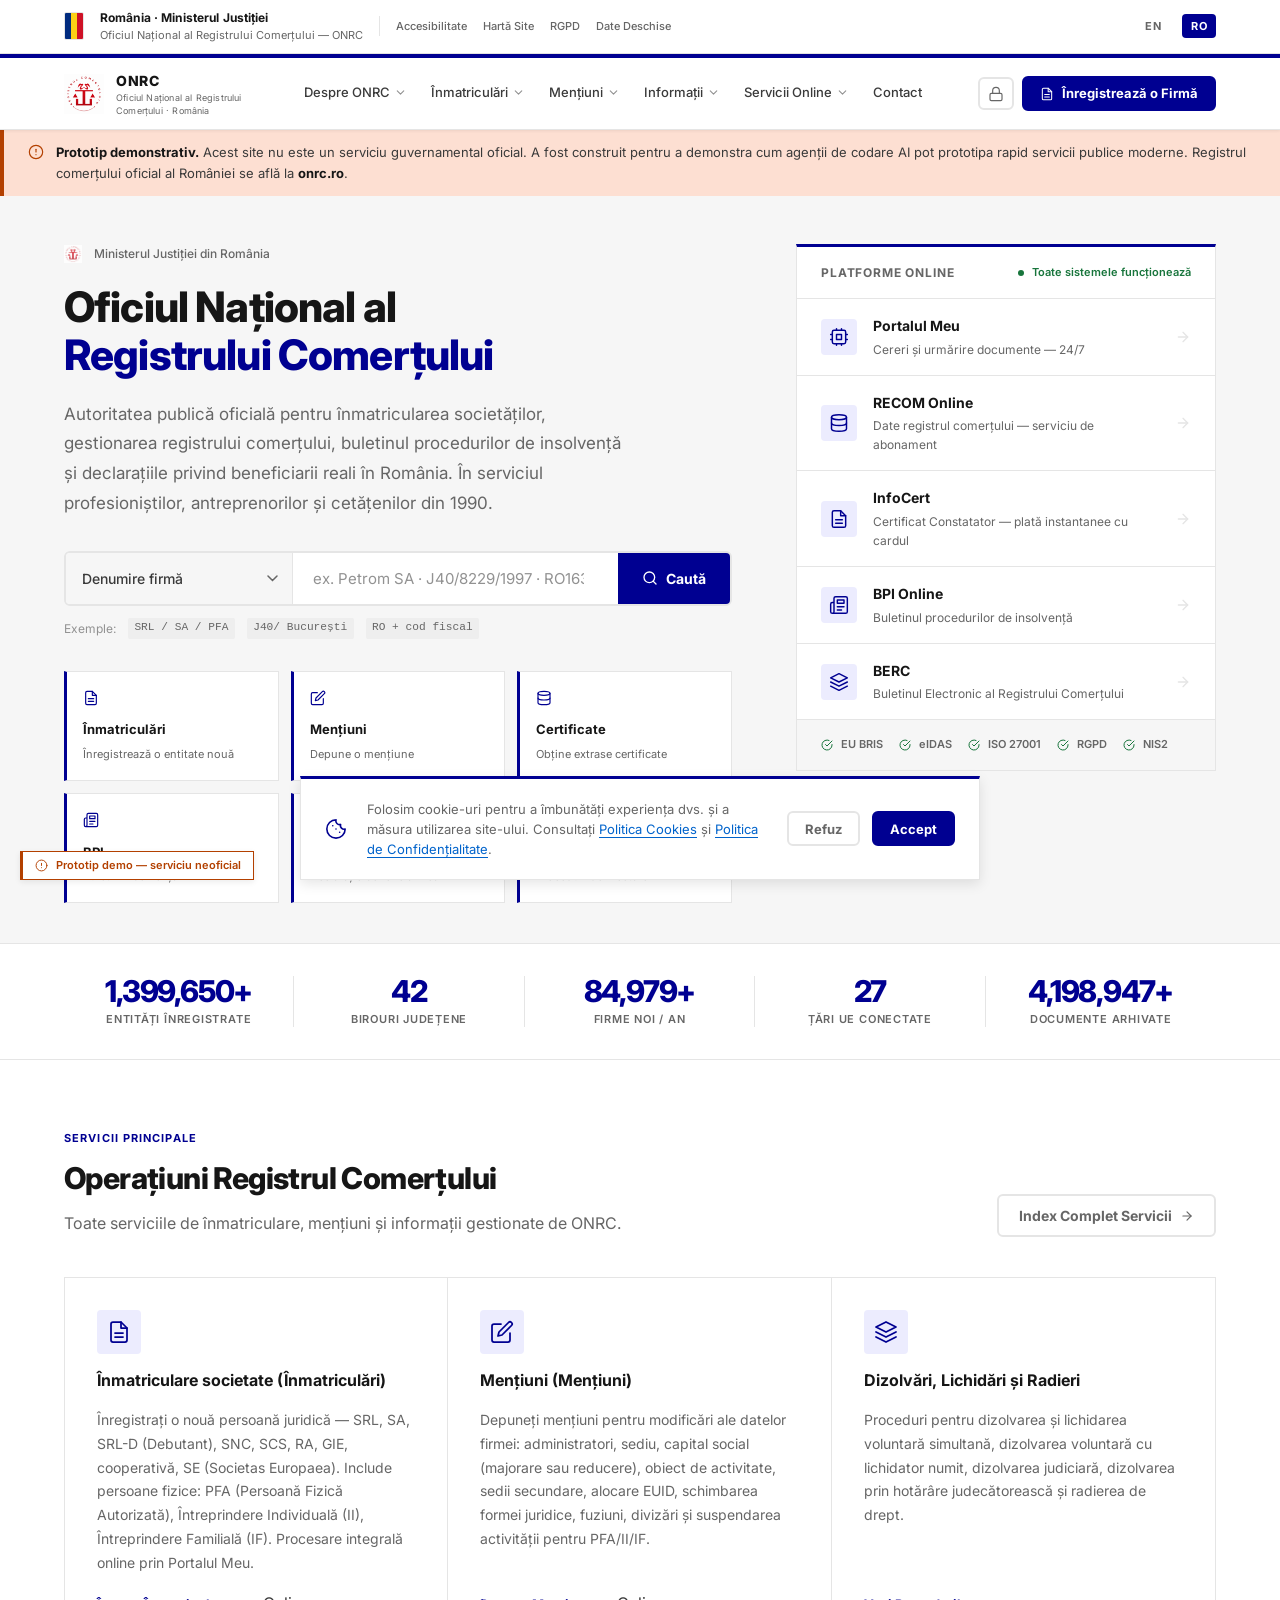
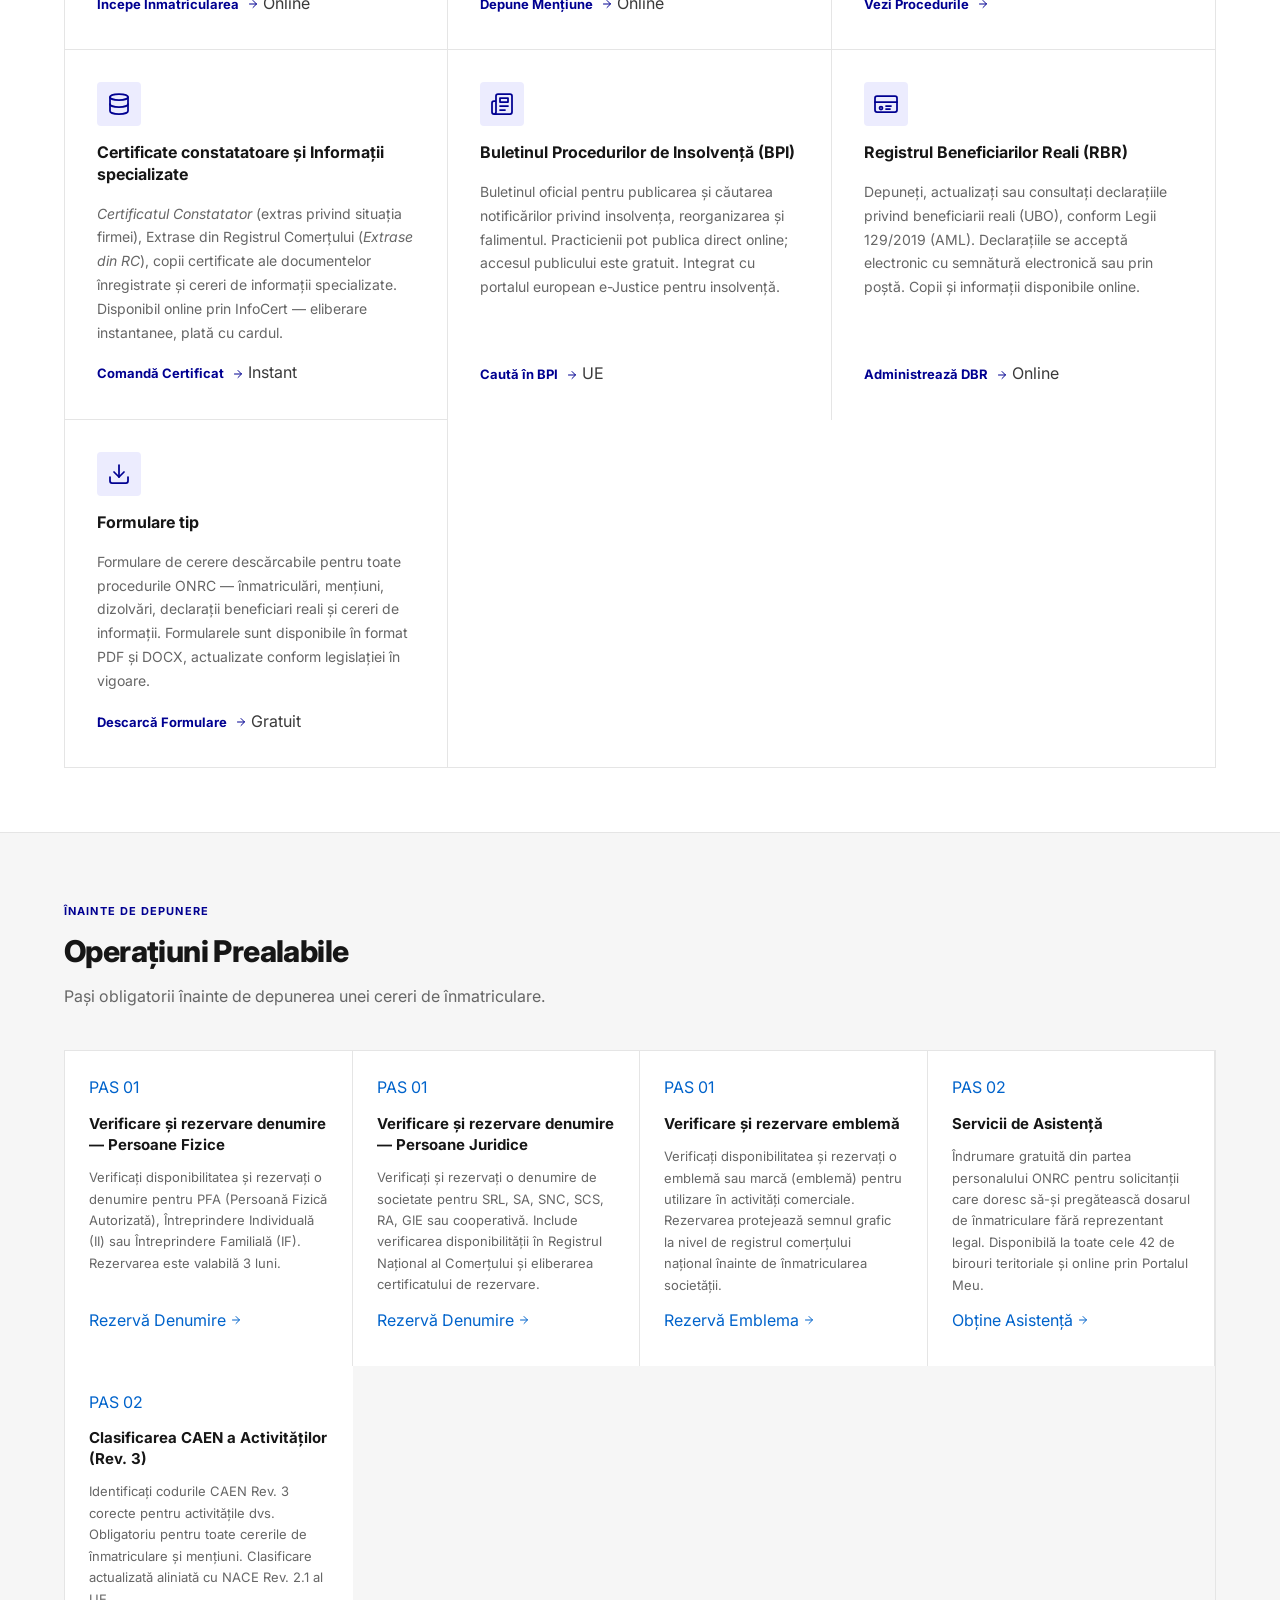
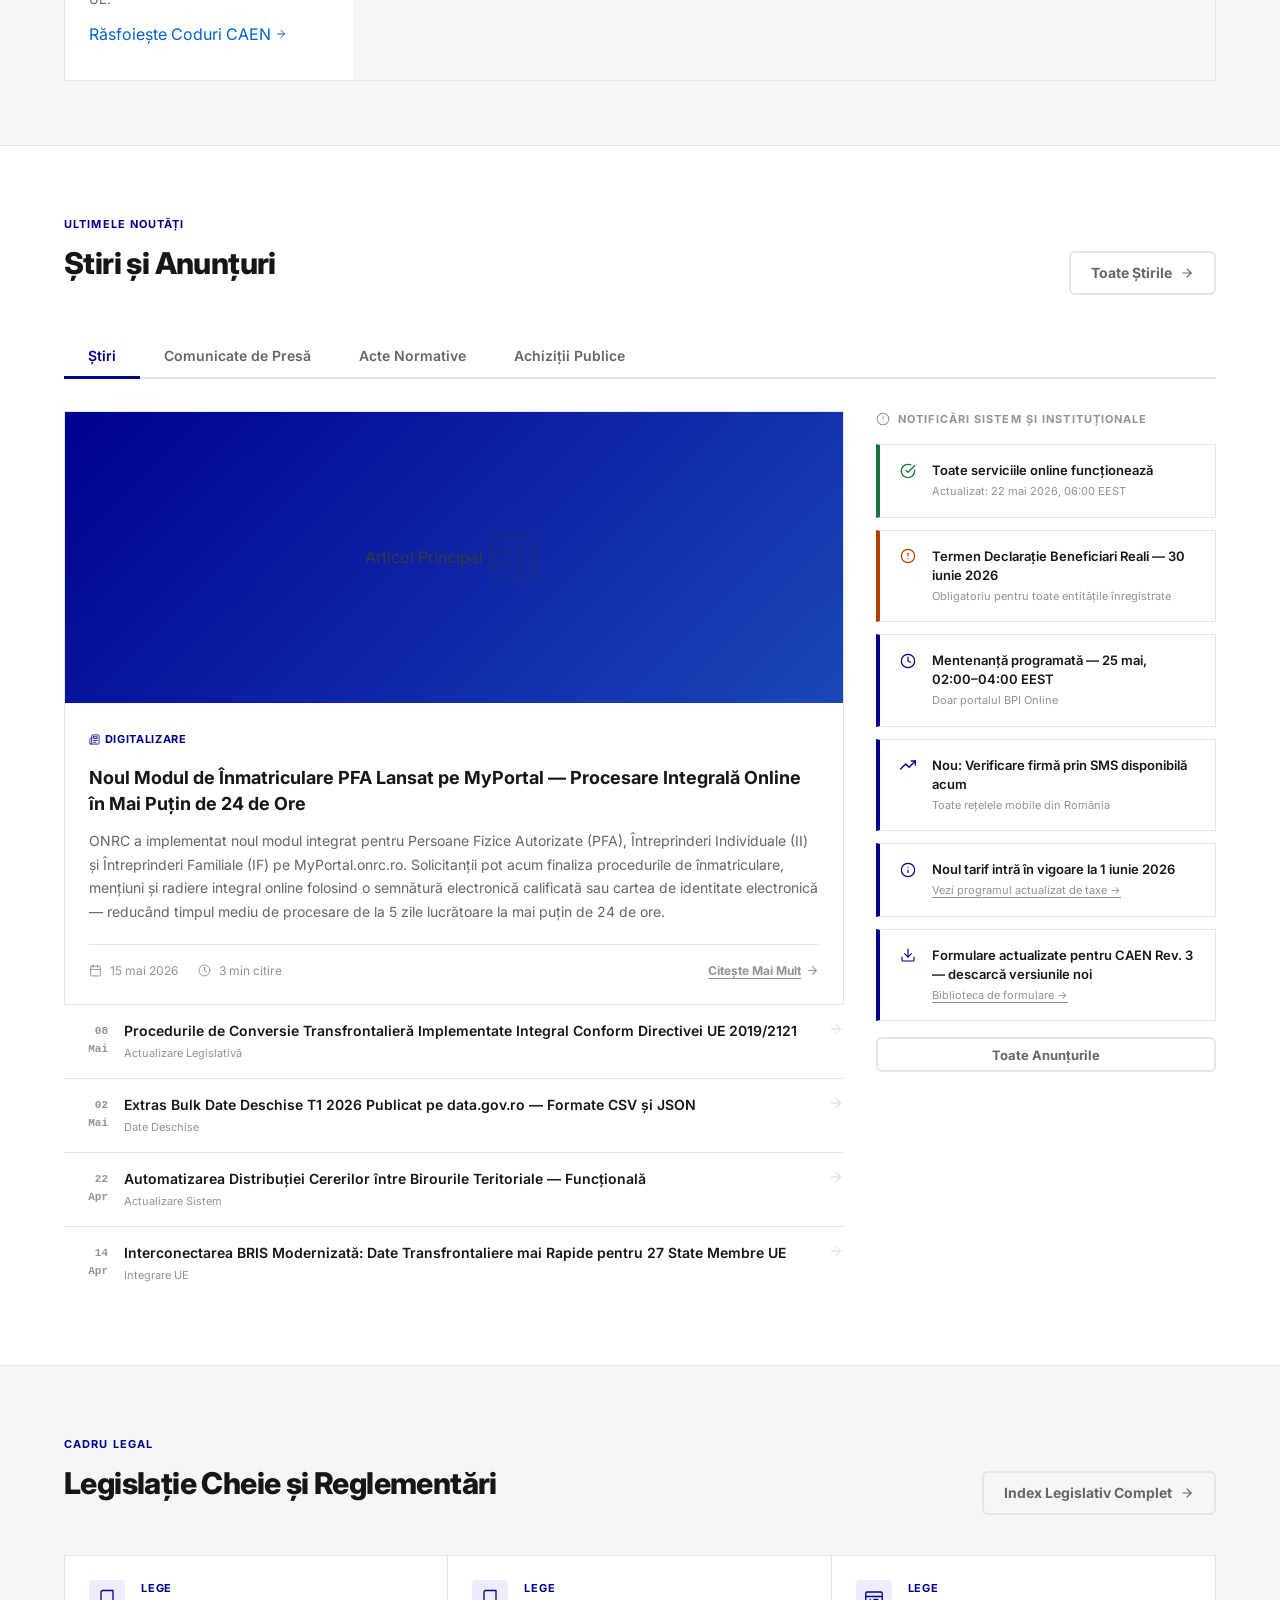
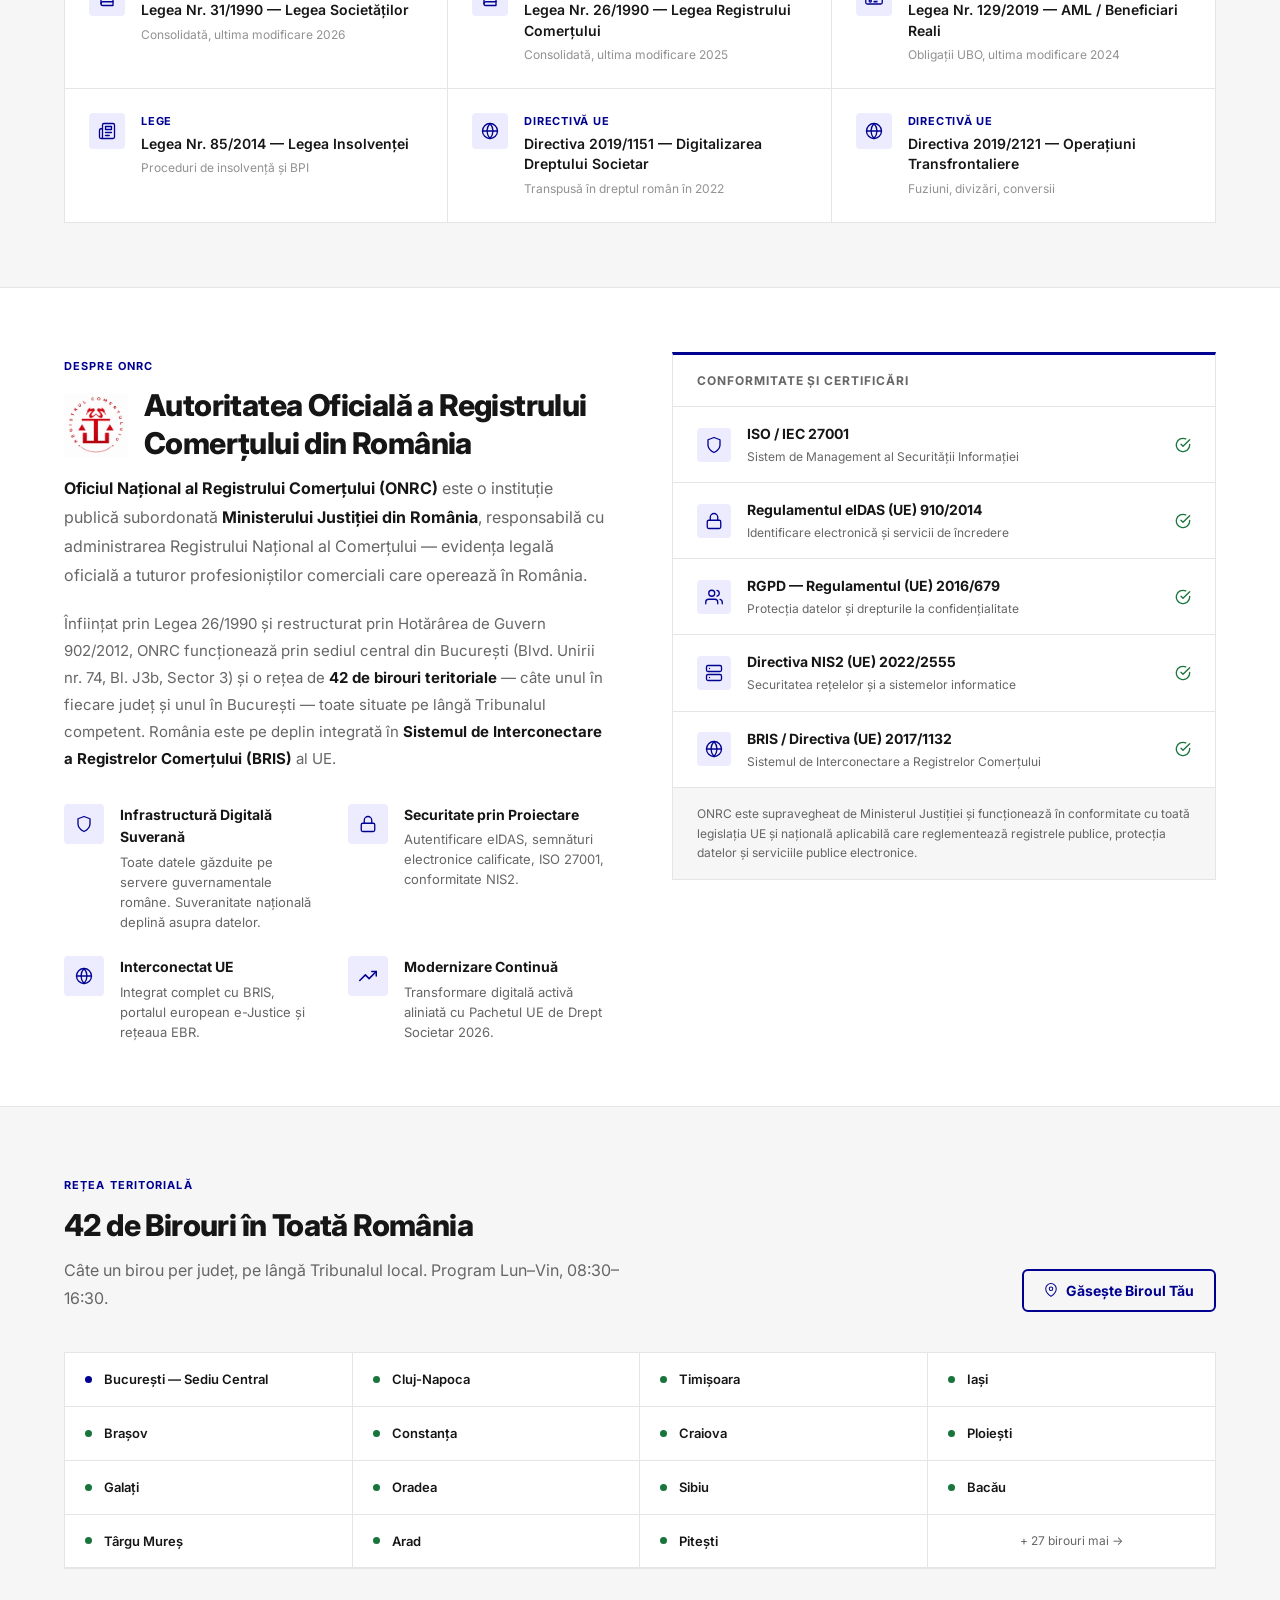
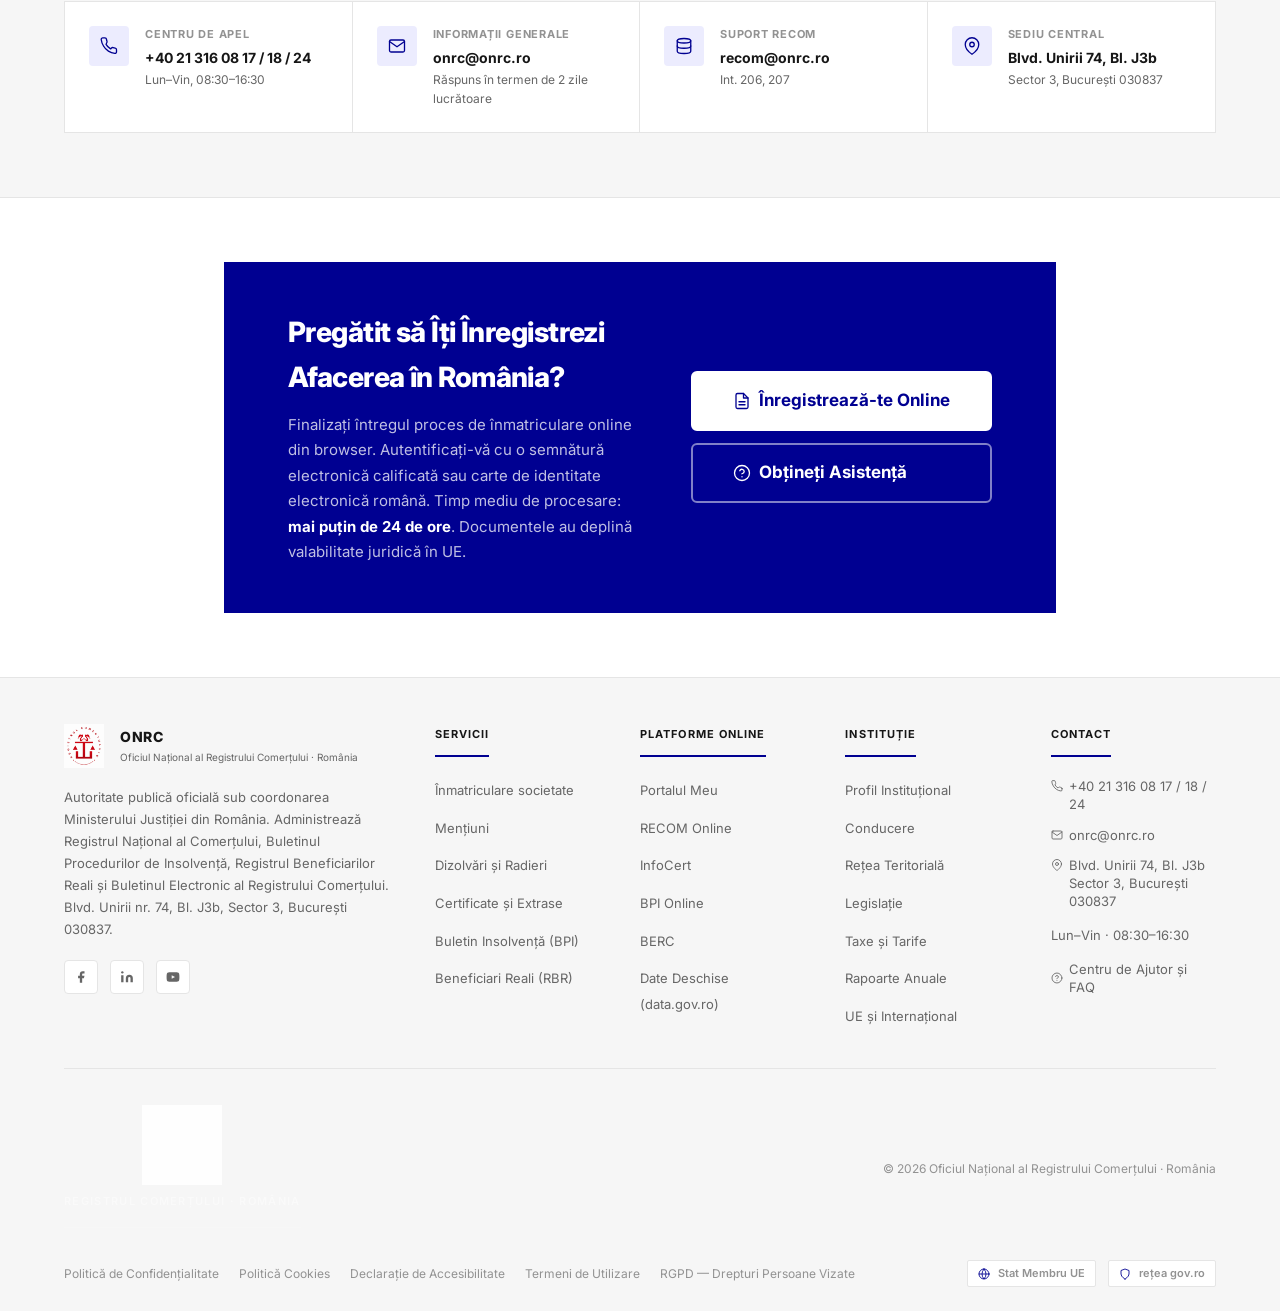
<file: ro.html>
<!DOCTYPE html>
<html lang="ro" dir="ltr">
<head>
  <meta charset="UTF-8" />
  <meta name="viewport" content="width=device-width, initial-scale=1.0" />
  <meta name="description" content="Oficiul Național al Registrului Comerțului (ONRC) — autoritatea publică oficială pentru înmatricularea societăților, informații din registrul comerțului, proceduri de insolvență și declarații privind beneficiarii reali în România." />
  <meta name="keywords" content="ONRC, registrul comerțului, înmatriculare societate, buletin insolvență, beneficiari reali, registru comercial România, RECOM, InfoCert" />
  <meta name="author" content="Oficiul Național al Registrului Comerțului — România" />
  <meta property="og:title" content="ONRC — Oficiul Național al Registrului Comerțului România" />
  <meta property="og:description" content="Autoritatea publică oficială pentru gestionarea registrului comerțului în România. Înmatriculare societăți, mențiuni, certificate, insolvență și declarații UBO." />
  <meta property="og:type" content="website" />
  <meta name="theme-color" content="#000091" />
  <title>ONRC — Oficiul Național al Registrului Comerțului | România</title>
  <link rel="preconnect" href="https://fonts.googleapis.com" />
  <link rel="preconnect" href="https://fonts.gstatic.com" crossorigin />
  <link href="https://fonts.googleapis.com/css2?family=Inter:wght@400;500;600;700;800;900&display=swap" rel="stylesheet" />
  <link rel="stylesheet" href="css/style.css" />

  <!-- SVG icon sprite -->
  <svg xmlns="http://www.w3.org/2000/svg" style="display:none" aria-hidden="true">
    <symbol id="i-shield"   viewBox="0 0 24 24" fill="none" stroke="currentColor" stroke-width="1.75" stroke-linecap="round" stroke-linejoin="round"><path d="M12 22s8-4 8-10V5l-8-3-8 3v7c0 6 8 10 8 10z"/></symbol>
    <symbol id="i-bldg"     viewBox="0 0 24 24" fill="none" stroke="currentColor" stroke-width="1.75" stroke-linecap="round" stroke-linejoin="round"><rect x="3" y="3" width="18" height="18" rx="2"/><path d="M9 3v18M15 3v18M3 9h18M3 15h18"/></symbol>
    <symbol id="i-file"     viewBox="0 0 24 24" fill="none" stroke="currentColor" stroke-width="1.75" stroke-linecap="round" stroke-linejoin="round"><path d="M14 2H6a2 2 0 0 0-2 2v16a2 2 0 0 0 2 2h12a2 2 0 0 0 2-2V8z"/><polyline points="14 2 14 8 20 8"/><line x1="16" y1="13" x2="8" y2="13"/><line x1="16" y1="17" x2="8" y2="17"/></symbol>
    <symbol id="i-search"   viewBox="0 0 24 24" fill="none" stroke="currentColor" stroke-width="2"    stroke-linecap="round" stroke-linejoin="round"><circle cx="11" cy="11" r="8"/><line x1="21" y1="21" x2="16.65" y2="16.65"/></symbol>
    <symbol id="i-arrow"    viewBox="0 0 24 24" fill="none" stroke="currentColor" stroke-width="2"    stroke-linecap="round" stroke-linejoin="round"><line x1="5" y1="12" x2="19" y2="12"/><polyline points="12 5 19 12 12 19"/></symbol>
    <symbol id="i-chev-dn"  viewBox="0 0 24 24" fill="none" stroke="currentColor" stroke-width="2"    stroke-linecap="round" stroke-linejoin="round"><polyline points="6 9 12 15 18 9"/></symbol>
    <symbol id="i-chev-up"  viewBox="0 0 24 24" fill="none" stroke="currentColor" stroke-width="2"    stroke-linecap="round" stroke-linejoin="round"><polyline points="18 15 12 9 6 15"/></symbol>
    <symbol id="i-check"    viewBox="0 0 24 24" fill="none" stroke="currentColor" stroke-width="2"    stroke-linecap="round" stroke-linejoin="round"><path d="M22 11.08V12a10 10 0 1 1-5.93-9.14"/><polyline points="22 4 12 14.01 9 11.01"/></symbol>
    <symbol id="i-lock"     viewBox="0 0 24 24" fill="none" stroke="currentColor" stroke-width="1.75" stroke-linecap="round" stroke-linejoin="round"><rect x="3" y="11" width="18" height="11" rx="2"/><path d="M7 11V7a5 5 0 0 1 10 0v4"/></symbol>
    <symbol id="i-globe"    viewBox="0 0 24 24" fill="none" stroke="currentColor" stroke-width="1.75" stroke-linecap="round" stroke-linejoin="round"><circle cx="12" cy="12" r="10"/><line x1="2" y1="12" x2="22" y2="12"/><path d="M12 2a15.3 15.3 0 0 1 4 10 15.3 15.3 0 0 1-4 10 15.3 15.3 0 0 1-4-10 15.3 15.3 0 0 1 4-10z"/></symbol>
    <symbol id="i-db"       viewBox="0 0 24 24" fill="none" stroke="currentColor" stroke-width="1.75" stroke-linecap="round" stroke-linejoin="round"><ellipse cx="12" cy="5" rx="9" ry="3"/><path d="M21 12c0 1.66-4 3-9 3s-9-1.34-9-3"/><path d="M3 5v14c0 1.66 4 3 9 3s9-1.34 9-3V5"/></symbol>
    <symbol id="i-cpu"      viewBox="0 0 24 24" fill="none" stroke="currentColor" stroke-width="1.75" stroke-linecap="round" stroke-linejoin="round"><rect x="4" y="4" width="16" height="16" rx="2"/><rect x="9" y="9" width="6" height="6"/><line x1="9" y1="2" x2="9" y2="4"/><line x1="15" y1="2" x2="15" y2="4"/><line x1="9" y1="20" x2="9" y2="22"/><line x1="15" y1="20" x2="15" y2="22"/><line x1="2" y1="9" x2="4" y2="9"/><line x1="2" y1="15" x2="4" y2="15"/><line x1="20" y1="9" x2="22" y2="9"/><line x1="20" y1="15" x2="22" y2="15"/></symbol>
    <symbol id="i-users"    viewBox="0 0 24 24" fill="none" stroke="currentColor" stroke-width="1.75" stroke-linecap="round" stroke-linejoin="round"><path d="M17 21v-2a4 4 0 0 0-4-4H5a4 4 0 0 0-4 4v2"/><circle cx="9" cy="7" r="4"/><path d="M23 21v-2a4 4 0 0 0-3-3.87"/><path d="M16 3.13a4 4 0 0 1 0 7.75"/></symbol>
    <symbol id="i-cal"      viewBox="0 0 24 24" fill="none" stroke="currentColor" stroke-width="1.75" stroke-linecap="round" stroke-linejoin="round"><rect x="3" y="4" width="18" height="18" rx="2"/><line x1="16" y1="2" x2="16" y2="6"/><line x1="8" y1="2" x2="8" y2="6"/><line x1="3" y1="10" x2="21" y2="10"/></symbol>
    <symbol id="i-alert"    viewBox="0 0 24 24" fill="none" stroke="currentColor" stroke-width="1.75" stroke-linecap="round" stroke-linejoin="round"><circle cx="12" cy="12" r="10"/><line x1="12" y1="8" x2="12" y2="12"/><line x1="12" y1="16" x2="12.01" y2="16"/></symbol>
    <symbol id="i-book"     viewBox="0 0 24 24" fill="none" stroke="currentColor" stroke-width="1.75" stroke-linecap="round" stroke-linejoin="round"><path d="M4 19.5A2.5 2.5 0 0 1 6.5 17H20"/><path d="M6.5 2H20v20H6.5A2.5 2.5 0 0 1 4 19.5v-15A2.5 2.5 0 0 1 6.5 2z"/></symbol>
    <symbol id="i-pin"      viewBox="0 0 24 24" fill="none" stroke="currentColor" stroke-width="1.75" stroke-linecap="round" stroke-linejoin="round"><path d="M21 10c0 7-9 13-9 13s-9-6-9-13a9 9 0 0 1 18 0z"/><circle cx="12" cy="10" r="3"/></symbol>
    <symbol id="i-mail"     viewBox="0 0 24 24" fill="none" stroke="currentColor" stroke-width="1.75" stroke-linecap="round" stroke-linejoin="round"><path d="M4 4h16c1.1 0 2 .9 2 2v12c0 1.1-.9 2-2 2H4c-1.1 0-2-.9-2-2V6c0-1.1.9-2 2-2z"/><polyline points="22,6 12,13 2,6"/></symbol>
    <symbol id="i-phone"    viewBox="0 0 24 24" fill="none" stroke="currentColor" stroke-width="1.75" stroke-linecap="round" stroke-linejoin="round"><path d="M22 16.92v3a2 2 0 0 1-2.18 2 19.79 19.79 0 0 1-8.63-3.07A19.5 19.5 0 0 1 4.69 12 19.79 19.79 0 0 1 1.61 3.4 2 2 0 0 1 3.6 1.22h3a2 2 0 0 1 2 1.72 12.84 12.84 0 0 0 .7 2.81 2 2 0 0 1-.45 2.11L8.09 9.91a16 16 0 0 0 6 6l1.27-1.27a2 2 0 0 1 2.11-.45 12.84 12.84 0 0 0 2.81.7A2 2 0 0 1 22 16.92z"/></symbol>
    <symbol id="i-news"     viewBox="0 0 24 24" fill="none" stroke="currentColor" stroke-width="1.75" stroke-linecap="round" stroke-linejoin="round"><path d="M4 22h16a2 2 0 0 0 2-2V4a2 2 0 0 0-2-2H8a2 2 0 0 0-2 2v16a2 2 0 0 1-2 2Zm0 0a2 2 0 0 1-2-2v-9c0-1.1.9-2 2-2h2"/><path d="M18 14h-8M15 18h-5M10 6h8v4h-8V6Z"/></symbol>
    <symbol id="i-server"   viewBox="0 0 24 24" fill="none" stroke="currentColor" stroke-width="1.75" stroke-linecap="round" stroke-linejoin="round"><rect x="2" y="2" width="20" height="8" rx="2"/><rect x="2" y="14" width="20" height="8" rx="2"/><line x1="6" y1="6" x2="6.01" y2="6"/><line x1="6" y1="18" x2="6.01" y2="18"/></symbol>
    <symbol id="i-id"       viewBox="0 0 24 24" fill="none" stroke="currentColor" stroke-width="1.75" stroke-linecap="round" stroke-linejoin="round"><rect x="1" y="4" width="22" height="16" rx="2"/><line x1="1" y1="10" x2="23" y2="10"/><circle cx="7" cy="16" r="1.5"/><path d="M12 14h5M12 17h4"/></symbol>
    <symbol id="i-trend"    viewBox="0 0 24 24" fill="none" stroke="currentColor" stroke-width="2"    stroke-linecap="round" stroke-linejoin="round"><polyline points="23 6 13.5 15.5 8.5 10.5 1 18"/><polyline points="17 6 23 6 23 12"/></symbol>
    <symbol id="i-menu"     viewBox="0 0 24 24" fill="none" stroke="currentColor" stroke-width="2"    stroke-linecap="round" stroke-linejoin="round"><line x1="3" y1="12" x2="21" y2="12"/><line x1="3" y1="6" x2="21" y2="6"/><line x1="3" y1="18" x2="21" y2="18"/></symbol>
    <symbol id="i-ext"      viewBox="0 0 24 24" fill="none" stroke="currentColor" stroke-width="2"    stroke-linecap="round" stroke-linejoin="round"><path d="M18 13v6a2 2 0 0 1-2 2H5a2 2 0 0 1-2-2V8a2 2 0 0 1 2-2h6"/><polyline points="15 3 21 3 21 9"/><line x1="10" y1="14" x2="21" y2="3"/></symbol>
    <symbol id="i-cookie"   viewBox="0 0 24 24" fill="none" stroke="currentColor" stroke-width="1.75" stroke-linecap="round" stroke-linejoin="round"><path d="M12 2a10 10 0 1 0 10 10 4 4 0 0 1-5-5 4 4 0 0 1-5-5"/><path d="M8.5 8.5v.01M16 15.5v.01M12 12v.01"/></symbol>
    <symbol id="i-clock"    viewBox="0 0 24 24" fill="none" stroke="currentColor" stroke-width="1.75" stroke-linecap="round" stroke-linejoin="round"><circle cx="12" cy="12" r="10"/><polyline points="12 6 12 12 16 14"/></symbol>
    <symbol id="i-info"     viewBox="0 0 24 24" fill="none" stroke="currentColor" stroke-width="1.75" stroke-linecap="round" stroke-linejoin="round"><circle cx="12" cy="12" r="10"/><line x1="12" y1="16" x2="12" y2="12"/><line x1="12" y1="8" x2="12.01" y2="8"/></symbol>
    <symbol id="i-download" viewBox="0 0 24 24" fill="none" stroke="currentColor" stroke-width="1.75" stroke-linecap="round" stroke-linejoin="round"><path d="M21 15v4a2 2 0 0 1-2 2H5a2 2 0 0 1-2-2v-4"/><polyline points="7 10 12 15 17 10"/><line x1="12" y1="15" x2="12" y2="3"/></symbol>
    <symbol id="i-pen"      viewBox="0 0 24 24" fill="none" stroke="currentColor" stroke-width="1.75" stroke-linecap="round" stroke-linejoin="round"><path d="M11 4H4a2 2 0 0 0-2 2v14a2 2 0 0 0 2 2h14a2 2 0 0 0 2-2v-7"/><path d="M18.5 2.5a2.121 2.121 0 0 1 3 3L12 15l-4 1 1-4 9.5-9.5z"/></symbol>
    <symbol id="i-layers"   viewBox="0 0 24 24" fill="none" stroke="currentColor" stroke-width="1.75" stroke-linecap="round" stroke-linejoin="round"><polygon points="12 2 2 7 12 12 22 7 12 2"/><polyline points="2 17 12 22 22 17"/><polyline points="2 12 12 17 22 12"/></symbol>
    <symbol id="i-help"     viewBox="0 0 24 24" fill="none" stroke="currentColor" stroke-width="1.75" stroke-linecap="round" stroke-linejoin="round"><circle cx="12" cy="12" r="10"/><path d="M9.09 9a3 3 0 0 1 5.83 1c0 2-3 3-3 3"/><line x1="12" y1="17" x2="12.01" y2="17"/></symbol>
  </svg>
</head>
<body>

<!-- ================================================
     GOV BANNER
================================================ -->
<div class="gov-banner" role="banner">
  <div class="container gov-banner__inner">
    <div class="gov-banner__identity">
      <div class="tricolor" aria-hidden="true"><span></span><span></span><span></span></div>
      <div>
        <div class="gov-banner__name">România · Ministerul Justiției</div>
        <div class="gov-banner__sub">Oficiul Național al Registrului Comerțului — ONRC</div>
      </div>
      <span class="gov-banner__sep" aria-hidden="true"></span>
      <a href="#" class="gov-banner__link">Accesibilitate</a>
      <a href="#" class="gov-banner__link">Hartă Site</a>
      <a href="#" class="gov-banner__link">RGPD</a>
      <a href="#" class="gov-banner__link">Date Deschise</a>
    </div>
    <div class="gov-banner__right" role="navigation" aria-label="Selectare limbă">
      <a href="index.html" class="lang-btn" lang="en" aria-label="Engleză">EN</a>
      <a href="ro.html" class="lang-btn lang-btn--active" lang="ro" aria-label="Română — limba curentă">RO</a>
    </div>
  </div>
</div>

<!-- ================================================
     HEADER
================================================ -->
<header class="header" role="banner">
  <div class="container header__inner">

    <a href="/" class="logo" aria-label="ONRC — Oficiul Național al Registrului Comerțului, mergi la pagina principală">
      <div class="logo__mark" aria-hidden="true" style="background:transparent;width:40px;height:40px;display:flex;align-items:center;justify-content:center">
        <img src="img/onrc-logo.png" alt="" width="40" height="40" style="display:block"/>
      </div>
      <div class="logo__text">
        <div class="logo__acronym">ONRC</div>
        <div class="logo__name">Oficiul Național al Registrului Comerțului · România</div>
      </div>
    </a>

    <nav class="header__nav" id="mainNav" aria-label="Navigație principală">
      <ul class="nav__list" role="list">

        <li class="nav__item">
          <a href="#" class="nav__link" aria-haspopup="true" aria-expanded="false">
            Despre ONRC
            <svg class="nav__chevron" aria-hidden="true"><use href="#i-chev-dn"/></svg>
          </a>
          <div class="nav__dropdown" role="menu">
            <div class="nav__dropdown-header">Instituție</div>
            <a href="#" class="nav__dropdown-item" role="menuitem">
              <svg width="16" height="16" aria-hidden="true"><use href="#i-bldg"/></svg>
              <span><span class="nav__dropdown-item-label">Profil Instituțional</span><span class="nav__dropdown-item-hint">Misiune, mandat și temei legal</span></span>
            </a>
            <a href="#" class="nav__dropdown-item" role="menuitem">
              <svg width="16" height="16" aria-hidden="true"><use href="#i-users"/></svg>
              <span><span class="nav__dropdown-item-label">Conducere și Organizare</span><span class="nav__dropdown-item-hint">Management, organigramă, departamente</span></span>
            </a>
            <a href="#" class="nav__dropdown-item" role="menuitem">
              <svg width="16" height="16" aria-hidden="true"><use href="#i-pin"/></svg>
              <span><span class="nav__dropdown-item-label">Rețea Teritorială</span><span class="nav__dropdown-item-hint">42 de birouri județene</span></span>
            </a>
            <a href="#" class="nav__dropdown-item" role="menuitem">
              <svg width="16" height="16" aria-hidden="true"><use href="#i-trend"/></svg>
              <span><span class="nav__dropdown-item-label">Statistici și Rapoarte</span><span class="nav__dropdown-item-hint">Rapoarte anuale, date deschise</span></span>
            </a>
            <a href="#" class="nav__dropdown-item" role="menuitem">
              <svg width="16" height="16" aria-hidden="true"><use href="#i-globe"/></svg>
              <span><span class="nav__dropdown-item-label">Relații UE și Internaționale</span><span class="nav__dropdown-item-hint">BRIS, e-Justice, EBR</span></span>
            </a>
          </div>
        </li>

        <li class="nav__item">
          <a href="#" class="nav__link" aria-haspopup="true" aria-expanded="false">
            Înmatriculări
            <svg class="nav__chevron" aria-hidden="true"><use href="#i-chev-dn"/></svg>
          </a>
          <div class="nav__dropdown" role="menu">
            <div class="nav__dropdown-header">Operațiuni Prealabile</div>
            <a href="#" class="nav__dropdown-item" role="menuitem">
              <svg width="16" height="16" aria-hidden="true"><use href="#i-search"/></svg>
              <span><span class="nav__dropdown-item-label">Verificare și rezervare denumire — Persoane Fizice</span><span class="nav__dropdown-item-hint">Verificare și rezervare denumire PFA, II, IF</span></span>
            </a>
            <a href="#" class="nav__dropdown-item" role="menuitem">
              <svg width="16" height="16" aria-hidden="true"><use href="#i-search"/></svg>
              <span><span class="nav__dropdown-item-label">Verificare și rezervare denumire — Persoane Juridice</span><span class="nav__dropdown-item-hint">Rezervare denumire SRL, SA, SNC, SCS, RA</span></span>
            </a>
            <a href="#" class="nav__dropdown-item" role="menuitem">
              <svg width="16" height="16" aria-hidden="true"><use href="#i-shield"/></svg>
              <span><span class="nav__dropdown-item-label">Verificare și rezervare emblemă</span><span class="nav__dropdown-item-hint">Verificare și rezervare emblemă</span></span>
            </a>
            <div class="nav__dropdown-header" style="margin-top:.25rem">Înmatriculare</div>
            <a href="#" class="nav__dropdown-item" role="menuitem">
              <svg width="16" height="16" aria-hidden="true"><use href="#i-users"/></svg>
              <span><span class="nav__dropdown-item-label">Persoane Fizice</span><span class="nav__dropdown-item-hint">PFA, Întreprindere Individuală (II), Întreprindere Familială (IF)</span></span>
            </a>
            <a href="#" class="nav__dropdown-item" role="menuitem">
              <svg width="16" height="16" aria-hidden="true"><use href="#i-bldg"/></svg>
              <span><span class="nav__dropdown-item-label">Persoane Juridice</span><span class="nav__dropdown-item-hint">SRL, SA, SRL-D, SNC, SCS, RA, GIE, cooperative, SE</span></span>
            </a>
            <a href="#" class="nav__dropdown-item" role="menuitem">
              <svg width="16" height="16" aria-hidden="true"><use href="#i-globe"/></svg>
              <span><span class="nav__dropdown-item-label">Sucursale</span><span class="nav__dropdown-item-hint">Sucursale ale firmelor române și străine</span></span>
            </a>
          </div>
        </li>

        <li class="nav__item">
          <a href="#" class="nav__link" aria-haspopup="true" aria-expanded="false">
            Mențiuni
            <svg class="nav__chevron" aria-hidden="true"><use href="#i-chev-dn"/></svg>
          </a>
          <div class="nav__dropdown" role="menu">
            <div class="nav__dropdown-header">Mențiuni</div>
            <a href="#" class="nav__dropdown-item" role="menuitem">
              <svg width="16" height="16" aria-hidden="true"><use href="#i-pen"/></svg>
              <span><span class="nav__dropdown-item-label">Persoane Fizice</span><span class="nav__dropdown-item-hint">Mențiuni pentru PFA, II, IF — inclusiv suspendare activitate</span></span>
            </a>
            <a href="#" class="nav__dropdown-item" role="menuitem">
              <svg width="16" height="16" aria-hidden="true"><use href="#i-pen"/></svg>
              <span><span class="nav__dropdown-item-label">Persoane Juridice</span><span class="nav__dropdown-item-hint">Administratori, capital, sediu, obiect, EUID, sedii secundare</span></span>
            </a>
            <a href="#" class="nav__dropdown-item" role="menuitem">
              <svg width="16" height="16" aria-hidden="true"><use href="#i-trend"/></svg>
              <span><span class="nav__dropdown-item-label">Majorarea / Reducerea capitalului social</span><span class="nav__dropdown-item-hint">Proceduri de modificare a capitalului social</span></span>
            </a>
            <a href="#" class="nav__dropdown-item" role="menuitem">
              <svg width="16" height="16" aria-hidden="true"><use href="#i-layers"/></svg>
              <span><span class="nav__dropdown-item-label">Fuziuni și Divizări</span><span class="nav__dropdown-item-hint">Absorbție, societate nouă, divizare totală și parțială</span></span>
            </a>
            <a href="#" class="nav__dropdown-item" role="menuitem">
              <svg width="16" height="16" aria-hidden="true"><use href="#i-pen"/></svg>
              <span><span class="nav__dropdown-item-label">Schimbarea formei juridice</span><span class="nav__dropdown-item-hint">Transformare tip entitate — ex. SRL → SA</span></span>
            </a>
            <a href="#" class="nav__dropdown-item" role="menuitem">
              <svg width="16" height="16" aria-hidden="true"><use href="#i-id"/></svg>
              <span><span class="nav__dropdown-item-label">Beneficiari Reali — Actualizare</span><span class="nav__dropdown-item-hint">Modificări declarație beneficiari reali</span></span>
            </a>
            <div class="nav__dropdown-header" style="margin-top:.25rem">Încetare activitate</div>
            <a href="#" class="nav__dropdown-item" role="menuitem">
              <svg width="16" height="16" aria-hidden="true"><use href="#i-layers"/></svg>
              <span><span class="nav__dropdown-item-label">Dizolvări / Lichidări / Radieri</span><span class="nav__dropdown-item-hint">Proceduri voluntare, judiciare și de drept</span></span>
            </a>
          </div>
        </li>

        <li class="nav__item">
          <a href="#" class="nav__link" aria-haspopup="true" aria-expanded="false">
            Informații
            <svg class="nav__chevron" aria-hidden="true"><use href="#i-chev-dn"/></svg>
          </a>
          <div class="nav__dropdown" role="menu">
            <div class="nav__dropdown-header">Documente și Date</div>
            <a href="#" class="nav__dropdown-item" role="menuitem">
              <svg width="16" height="16" aria-hidden="true"><use href="#i-file"/></svg>
              <span><span class="nav__dropdown-item-label">Certificate constatatoare</span><span class="nav__dropdown-item-hint">Online și la ghișeu, serviciul InfoCert</span></span>
            </a>
            <a href="#" class="nav__dropdown-item" role="menuitem">
              <svg width="16" height="16" aria-hidden="true"><use href="#i-db"/></svg>
              <span><span class="nav__dropdown-item-label">Extrase din Registrul Comerțului</span><span class="nav__dropdown-item-hint">Extrase din Registrul Comerțului — copii certificate</span></span>
            </a>
            <a href="#" class="nav__dropdown-item" role="menuitem">
              <svg width="16" height="16" aria-hidden="true"><use href="#i-db"/></svg>
              <span><span class="nav__dropdown-item-label">Informații specializate</span><span class="nav__dropdown-item-hint">Dări de seamă, date statistice, cereri</span></span>
            </a>
            <a href="#" class="nav__dropdown-item" role="menuitem">
              <svg width="16" height="16" aria-hidden="true"><use href="#i-id"/></svg>
              <span><span class="nav__dropdown-item-label">Registrul Beneficiarilor Reali (RBR)</span><span class="nav__dropdown-item-hint">Informații RBR și copii certificate</span></span>
            </a>
            <div class="nav__dropdown-header" style="margin-top:.25rem">Formulare și Legislație</div>
            <a href="#" class="nav__dropdown-item" role="menuitem">
              <svg width="16" height="16" aria-hidden="true"><use href="#i-download"/></svg>
              <span><span class="nav__dropdown-item-label">Formulare tip</span><span class="nav__dropdown-item-hint">Formulare de cerere descărcabile pentru toate procedurile</span></span>
            </a>
            <a href="#" class="nav__dropdown-item" role="menuitem">
              <svg width="16" height="16" aria-hidden="true"><use href="#i-book"/></svg>
              <span><span class="nav__dropdown-item-label">Legislație națională</span><span class="nav__dropdown-item-hint">Legi și reglementări române privind registrul comerțului</span></span>
            </a>
            <a href="#" class="nav__dropdown-item" role="menuitem">
              <svg width="16" height="16" aria-hidden="true"><use href="#i-globe"/></svg>
              <span><span class="nav__dropdown-item-label">Legislație europeană</span><span class="nav__dropdown-item-hint">Directive, regulamente și cadrul e-Justice</span></span>
            </a>
            <a href="#" class="nav__dropdown-item" role="menuitem">
              <svg width="16" height="16" aria-hidden="true"><use href="#i-file"/></svg>
              <span><span class="nav__dropdown-item-label">Taxe și tarife</span></span>
            </a>
            <div class="nav__dropdown-header" style="margin-top:.25rem">Informații Publice</div>
            <a href="#" class="nav__dropdown-item" role="menuitem">
              <svg width="16" height="16" aria-hidden="true"><use href="#i-trend"/></svg>
              <span><span class="nav__dropdown-item-label">Rapoarte statistice</span><span class="nav__dropdown-item-hint">Date anuale și trimestriale privind demografia firmelor</span></span>
            </a>
            <a href="#" class="nav__dropdown-item" role="menuitem">
              <svg width="16" height="16" aria-hidden="true"><use href="#i-info"/></svg>
              <span><span class="nav__dropdown-item-label">Transparență instituțională (Legea 544/2001)</span><span class="nav__dropdown-item-hint">Cereri de informații publice</span></span>
            </a>
          </div>
        </li>

        <li class="nav__item">
          <a href="#" class="nav__link" aria-haspopup="true" aria-expanded="false">
            Servicii Online
            <svg class="nav__chevron" aria-hidden="true"><use href="#i-chev-dn"/></svg>
          </a>
          <div class="nav__dropdown" role="menu">
            <div class="nav__dropdown-header">Platforme Digitale</div>
            <a href="#" class="nav__dropdown-item" role="menuitem">
              <svg width="16" height="16" aria-hidden="true"><use href="#i-cpu"/></svg>
              <span><span class="nav__dropdown-item-label">Portalul Meu</span><span class="nav__dropdown-item-hint">Cereri și urmărire documente — 24/7</span></span>
            </a>
            <a href="#" class="nav__dropdown-item" role="menuitem">
              <svg width="16" height="16" aria-hidden="true"><use href="#i-db"/></svg>
              <span><span class="nav__dropdown-item-label">RECOM Online</span><span class="nav__dropdown-item-hint">Abonament date registrul comerțului</span></span>
            </a>
            <a href="#" class="nav__dropdown-item" role="menuitem">
              <svg width="16" height="16" aria-hidden="true"><use href="#i-file"/></svg>
              <span><span class="nav__dropdown-item-label">InfoCert</span><span class="nav__dropdown-item-hint">Certificate constatatoare online instantaneu — plată cu cardul</span></span>
            </a>
            <a href="#" class="nav__dropdown-item" role="menuitem">
              <svg width="16" height="16" aria-hidden="true"><use href="#i-news"/></svg>
              <span><span class="nav__dropdown-item-label">BPI Online</span><span class="nav__dropdown-item-hint">Buletinul procedurilor de insolvență</span></span>
            </a>
            <a href="#" class="nav__dropdown-item" role="menuitem">
              <svg width="16" height="16" aria-hidden="true"><use href="#i-layers"/></svg>
              <span><span class="nav__dropdown-item-label">BERC</span><span class="nav__dropdown-item-hint">Buletinul Electronic al Registrului Comerțului</span></span>
            </a>
          </div>
        </li>

        <li class="nav__item">
          <a href="#" class="nav__link">Contact</a>
        </li>

      </ul>
    </nav>

    <div class="header__actions">
      <a href="#" class="btn btn--ghost btn--sm" aria-label="Autentificare" title="Autentificare" style="padding:.4rem .5rem">
        <svg width="16" height="16" aria-hidden="true"><use href="#i-lock"/></svg>
      </a>
      <a href="#" class="btn btn--primary btn--sm">
        <svg width="14" height="14" aria-hidden="true"><use href="#i-file"/></svg>
        Înregistrează o Firmă
      </a>
      <button class="header__mobile-toggle" id="mobileMenuToggle" aria-controls="mainNav" aria-expanded="false" aria-label="Deschide meniu">
        <svg width="22" height="22" aria-hidden="true"><use href="#i-menu"/></svg>
      </button>
    </div>

  </div>
</header>

<!-- ================================================
     SECURITY NOTICE
================================================ -->
<div class="notice-bar notice-bar--warn" role="note">
  <svg width="16" height="16" aria-hidden="true"><use href="#i-alert"/></svg>
  <span>
    <strong>Prototip demonstrativ.</strong>
    Acest site nu este un serviciu guvernamental oficial. A fost construit pentru a demonstra cum agenții de codare AI pot prototipa rapid servicii publice moderne.
    Registrul comerțului oficial al României se află la <strong>onrc.ro</strong>.
  </span>
</div>

<!-- ================================================
     HERO
================================================ -->
<section class="hero" aria-labelledby="hero-title">
  <div class="hero__grid" aria-hidden="true"></div>
  <div class="container hero__inner">

    <!-- Left -->
    <div>
      <div class="hero__ministry">
        <img src="img/onrc-logo.png" alt="" width="18" height="18" style="display:inline-block;vertical-align:middle;margin-right:.25rem"/>
        Ministerul Justiției din România
      </div>

      <h1 class="hero__title" id="hero-title">
        Oficiul Național al<br/>
        <span>Registrului Comerțului</span>
      </h1>

      <p class="hero__subtitle">
        Autoritatea publică oficială pentru înmatricularea societăților, gestionarea registrului comerțului,
        buletinul procedurilor de insolvență și declarațiile privind beneficiarii reali în România.
        În serviciul profesioniștilor, antreprenorilor și cetățenilor din 1990.
      </p>

      <!-- Search -->
      <div class="hero__search-wrap">
        <form class="search-bar" id="searchForm" role="search" aria-label="Caută în registrul comerțului">
          <select class="search-bar__select" aria-label="Tip căutare" name="type">
            <option value="name">Denumire firmă</option>
            <option value="cui">Cod fiscal (CUI/CIF)</option>
            <option value="j">Nr. înregistrare (J)</option>
            <option value="pfa">Persoană fizică autorizată</option>
          </select>
          <input type="search" class="search-bar__input"
            placeholder="ex. Petrom SA · J40/8229/1997 · RO1639838…"
            aria-label="Termen de căutare" name="q" autocomplete="off" />
          <button type="submit" class="search-bar__btn">
            <svg width="16" height="16" aria-hidden="true"><use href="#i-search"/></svg>
            Caută
          </button>
        </form>
      </div>
      <div class="search-hints" aria-label="Exemple de căutare">
        <span>Exemple:</span>
        <span class="search-hint-tag">SRL / SA / PFA</span>
        <span class="search-hint-tag">J40/ București</span>
        <span class="search-hint-tag">RO + cod fiscal</span>
      </div>

      <!-- Quick access -->
      <nav class="hero__quick" aria-label="Acces rapid servicii">
        <a href="#" class="quick-btn" aria-label="Înmatriculare societate">
          <span class="quick-btn__icon" aria-hidden="true"><svg width="16" height="16"><use href="#i-file"/></svg></span>
          <span class="quick-btn__label">Înmatriculări</span>
          <span class="quick-btn__sub">Înregistrează o entitate nouă</span>
        </a>
        <a href="#" class="quick-btn" aria-label="Mențiuni și modificări">
          <span class="quick-btn__icon" aria-hidden="true"><svg width="16" height="16"><use href="#i-pen"/></svg></span>
          <span class="quick-btn__label">Mențiuni</span>
          <span class="quick-btn__sub">Depune o mențiune</span>
        </a>
        <a href="#" class="quick-btn" aria-label="Certificate și informații">
          <span class="quick-btn__icon" aria-hidden="true"><svg width="16" height="16"><use href="#i-db"/></svg></span>
          <span class="quick-btn__label">Certificate</span>
          <span class="quick-btn__sub">Obține extrase certificate</span>
        </a>
        <a href="#" class="quick-btn" aria-label="Buletinul Procedurilor de Insolvență BPI">
          <span class="quick-btn__icon" aria-hidden="true"><svg width="16" height="16"><use href="#i-news"/></svg></span>
          <span class="quick-btn__label">BPI</span>
          <span class="quick-btn__sub">Buletin insolvență</span>
        </a>
        <a href="#" class="quick-btn" aria-label="Registrul Beneficiarilor Reali">
          <span class="quick-btn__icon" aria-hidden="true"><svg width="16" height="16"><use href="#i-id"/></svg></span>
          <span class="quick-btn__label">Beneficiari</span>
          <span class="quick-btn__sub">Declarație beneficiari reali</span>
        </a>
        <a href="#" class="quick-btn" aria-label="Dizolvare și Radiere">
          <span class="quick-btn__icon" aria-hidden="true"><svg width="16" height="16"><use href="#i-layers"/></svg></span>
          <span class="quick-btn__label">Dizolvări</span>
          <span class="quick-btn__sub">Proceduri de încetare</span>
        </a>
      </nav>
    </div>

    <!-- Right — portal cards -->
    <aside aria-label="Acces platforme online">
      <div class="hero__panel">
        <div class="hero__panel-header">
          <span class="hero__panel-title">Platforme Online</span>
          <span class="hero__panel-status">
            <span class="status-dot" aria-hidden="true"></span>
            Toate sistemele funcționează
          </span>
        </div>
        <nav class="portal-list">
          <a href="#" class="portal-item" aria-label="Portalul Meu — depune cereri online">
            <div class="portal-item__icon"><svg width="20" height="20"><use href="#i-cpu"/></svg></div>
            <div class="portal-item__info">
              <div class="portal-item__name">Portalul Meu</div>
              <div class="portal-item__desc">Cereri și urmărire documente — 24/7</div>
            </div>
            <svg width="16" height="16" class="portal-item__arrow"><use href="#i-arrow"/></svg>
          </a>
          <a href="#" class="portal-item" aria-label="RECOM Online — date registrul comerțului">
            <div class="portal-item__icon"><svg width="20" height="20"><use href="#i-db"/></svg></div>
            <div class="portal-item__info">
              <div class="portal-item__name">RECOM Online</div>
              <div class="portal-item__desc">Date registrul comerțului — serviciu de abonament</div>
            </div>
            <svg width="16" height="16" class="portal-item__arrow"><use href="#i-arrow"/></svg>
          </a>
          <a href="#" class="portal-item" aria-label="InfoCert — certificate constatatoare online instantaneu">
            <div class="portal-item__icon"><svg width="20" height="20"><use href="#i-file"/></svg></div>
            <div class="portal-item__info">
              <div class="portal-item__name">InfoCert</div>
              <div class="portal-item__desc">Certificat Constatator — plată instantanee cu cardul</div>
            </div>
            <svg width="16" height="16" class="portal-item__arrow"><use href="#i-arrow"/></svg>
          </a>
          <a href="#" class="portal-item" aria-label="BPI Online — proceduri de insolvență">
            <div class="portal-item__icon"><svg width="20" height="20"><use href="#i-news"/></svg></div>
            <div class="portal-item__info">
              <div class="portal-item__name">BPI Online</div>
              <div class="portal-item__desc">Buletinul procedurilor de insolvență</div>
            </div>
            <svg width="16" height="16" class="portal-item__arrow"><use href="#i-arrow"/></svg>
          </a>
          <a href="#" class="portal-item" aria-label="BERC — Buletinul Electronic al Registrului Comerțului">
            <div class="portal-item__icon"><svg width="20" height="20"><use href="#i-layers"/></svg></div>
            <div class="portal-item__info">
              <div class="portal-item__name">BERC</div>
              <div class="portal-item__desc">Buletinul Electronic al Registrului Comerțului</div>
            </div>
            <svg width="16" height="16" class="portal-item__arrow"><use href="#i-arrow"/></svg>
          </a>
        </nav>
        <div class="hero__panel-footer">
          <div class="trust-item"><svg width="12" height="12"><use href="#i-check"/></svg>EU BRIS</div>
          <div class="trust-item"><svg width="12" height="12"><use href="#i-check"/></svg>eIDAS</div>
          <div class="trust-item"><svg width="12" height="12"><use href="#i-check"/></svg>ISO 27001</div>
          <div class="trust-item"><svg width="12" height="12"><use href="#i-check"/></svg>RGPD</div>
          <div class="trust-item"><svg width="12" height="12"><use href="#i-check"/></svg>NIS2</div>
        </div>
      </div>
    </aside>

  </div>
</section>

<!-- ================================================
     STATS BAR
================================================ -->
<div class="stats-bar" role="complementary" aria-label="Statistici registru">
  <div class="container stats-bar__grid">
    <div class="stat-item">
      <div class="stat-item__value"><span data-count="1400000" data-suffix="+" data-decimals="0">1.4M+</span></div>
      <div class="stat-item__label">Entități Înregistrate</div>
    </div>
    <div class="stat-item">
      <div class="stat-item__value"><span data-count="42" data-suffix="" data-decimals="0">42</span></div>
      <div class="stat-item__label">Birouri Județene</div>
    </div>
    <div class="stat-item">
      <div class="stat-item__value"><span data-count="85000" data-suffix="+" data-decimals="0">85K+</span></div>
      <div class="stat-item__label">Firme Noi / An</div>
    </div>
    <div class="stat-item">
      <div class="stat-item__value"><span data-count="27" data-suffix="" data-decimals="0">27</span></div>
      <div class="stat-item__label">Țări UE Conectate</div>
    </div>
    <div class="stat-item">
      <div class="stat-item__value"><span data-count="4200000" data-suffix="+" data-decimals="0">4.2M+</span></div>
      <div class="stat-item__label">Documente Arhivate</div>
    </div>
  </div>
</div>

<!-- ================================================
     CORE SERVICES
================================================ -->
<section class="section" id="services" aria-labelledby="services-title">
  <div class="container">
    <div class="section-head section-head--row">
      <div>
        <div class="eyebrow">Servicii Principale</div>
        <h2 class="section-title" id="services-title">Operațiuni Registrul Comerțului</h2>
        <p class="section-subtitle">Toate serviciile de înmatriculare, mențiuni și informații gestionate de ONRC.</p>
      </div>
      <a href="#" class="btn btn--ghost" style="flex-shrink:0">
        Index Complet Servicii <svg width="14" height="14"><use href="#i-arrow"/></svg>
      </a>
    </div>

    <div class="services-grid" role="list">

      <article class="svc-card" role="listitem" tabindex="0">
        <div class="svc-card__icon ico--blue" aria-hidden="true"><svg width="24" height="24"><use href="#i-file"/></svg></div>
        <h3 class="svc-card__title">Înmatriculare societate (Înmatriculări)</h3>
        <p class="svc-card__desc">Înregistrați o nouă persoană juridică — SRL, SA, SRL-D (Debutant), SNC, SCS, RA, GIE, cooperativă, SE (Societas Europaea). Include persoane fizice: PFA (Persoană Fizică Autorizată), Întreprindere Individuală (II), Întreprindere Familială (IF). Procesare integrală online prin Portalul Meu.</p>
        <div class="svc-card__footer">
          <a href="#" class="svc-card__link">Începe Înmatricularea <svg width="12" height="12"><use href="#i-arrow"/></svg></a>
          <span class="badge badge--online">Online</span>
        </div>
      </article>

      <article class="svc-card" role="listitem" tabindex="0">
        <div class="svc-card__icon ico--navy" aria-hidden="true"><svg width="24" height="24"><use href="#i-pen"/></svg></div>
        <h3 class="svc-card__title">Mențiuni (Mențiuni)</h3>
        <p class="svc-card__desc">Depuneți mențiuni pentru modificări ale datelor firmei: administratori, sediu, capital social (majorare sau reducere), obiect de activitate, sedii secundare, alocare EUID, schimbarea formei juridice, fuziuni, divizări și suspendarea activității pentru PFA/II/IF.</p>
        <div class="svc-card__footer">
          <a href="#" class="svc-card__link">Depune Mențiune <svg width="12" height="12"><use href="#i-arrow"/></svg></a>
          <span class="badge badge--online">Online</span>
        </div>
      </article>

      <article class="svc-card" role="listitem" tabindex="0">
        <div class="svc-card__icon ico--slate" aria-hidden="true"><svg width="24" height="24"><use href="#i-layers"/></svg></div>
        <h3 class="svc-card__title">Dizolvări, Lichidări și Radieri</h3>
        <p class="svc-card__desc">Proceduri pentru dizolvarea și lichidarea voluntară simultană, dizolvarea voluntară cu lichidator numit, dizolvarea judiciară, dizolvarea prin hotărâre judecătorească și radierea de drept.</p>
        <div class="svc-card__footer">
          <a href="#" class="svc-card__link">Vezi Procedurile <svg width="12" height="12"><use href="#i-arrow"/></svg></a>
        </div>
      </article>

      <article class="svc-card" role="listitem" tabindex="0">
        <div class="svc-card__icon ico--blue" aria-hidden="true"><svg width="24" height="24"><use href="#i-db"/></svg></div>
        <h3 class="svc-card__title">Certificate constatatoare și Informații specializate</h3>
        <p class="svc-card__desc"><em>Certificatul Constatator</em> (extras privind situația firmei), Extrase din Registrul Comerțului (<em>Extrase din RC</em>), copii certificate ale documentelor înregistrate și cereri de informații specializate. Disponibil online prin InfoCert — eliberare instantanee, plată cu cardul.</p>
        <div class="svc-card__footer">
          <a href="#" class="svc-card__link">Comandă Certificat <svg width="12" height="12"><use href="#i-arrow"/></svg></a>
          <span class="badge badge--online">Instant</span>
        </div>
      </article>

      <article class="svc-card" role="listitem" tabindex="0">
        <div class="svc-card__icon ico--gold" aria-hidden="true"><svg width="24" height="24"><use href="#i-news"/></svg></div>
        <h3 class="svc-card__title">Buletinul Procedurilor de Insolvență (BPI)</h3>
        <p class="svc-card__desc">Buletinul oficial pentru publicarea și căutarea notificărilor privind insolvența, reorganizarea și falimentul. Practicienii pot publica direct online; accesul publicului este gratuit. Integrat cu portalul european e-Justice pentru insolvență.</p>
        <div class="svc-card__footer">
          <a href="#" class="svc-card__link">Caută în BPI <svg width="12" height="12"><use href="#i-arrow"/></svg></a>
          <span class="badge badge--eu">UE</span>
        </div>
      </article>

      <article class="svc-card" role="listitem" tabindex="0">
        <div class="svc-card__icon ico--green" aria-hidden="true"><svg width="24" height="24"><use href="#i-id"/></svg></div>
        <h3 class="svc-card__title">Registrul Beneficiarilor Reali (RBR)</h3>
        <p class="svc-card__desc">Depuneți, actualizați sau consultați declarațiile privind beneficiarii reali (UBO), conform Legii 129/2019 (AML). Declarațiile se acceptă electronic cu semnătură electronică sau prin poștă. Copii și informații disponibile online.</p>
        <div class="svc-card__footer">
          <a href="#" class="svc-card__link">Administrează DBR <svg width="12" height="12"><use href="#i-arrow"/></svg></a>
          <span class="badge badge--online">Online</span>
        </div>
      </article>

      <article class="svc-card" role="listitem" tabindex="0">
        <div class="svc-card__icon ico--slate" aria-hidden="true"><svg width="24" height="24"><use href="#i-download"/></svg></div>
        <h3 class="svc-card__title">Formulare tip</h3>
        <p class="svc-card__desc">Formulare de cerere descărcabile pentru toate procedurile ONRC — înmatriculări, mențiuni, dizolvări, declarații beneficiari reali și cereri de informații. Formularele sunt disponibile în format PDF și DOCX, actualizate conform legislației în vigoare.</p>
        <div class="svc-card__footer">
          <a href="#" class="svc-card__link">Descarcă Formulare <svg width="12" height="12"><use href="#i-arrow"/></svg></a>
          <span class="badge badge--online">Gratuit</span>
        </div>
      </article>

    </div>
  </div>
</section>

<!-- ================================================
     PRELIMINARY OPERATIONS
================================================ -->
<section class="section section--alt" id="prelim" aria-labelledby="prelim-title">
  <div class="container">
    <div class="section-head">
      <div class="eyebrow">Înainte de Depunere</div>
      <h2 class="section-title" id="prelim-title">Operațiuni Prealabile</h2>
      <p class="section-subtitle">Pași obligatorii înainte de depunerea unei cereri de înmatriculare.</p>
    </div>
    <div class="prelim-grid">
      <a href="#" class="prelim-card" aria-label="Verificare și rezervare denumire pentru persoane fizice">
        <div class="prelim-card__num">PAS 01</div>
        <div class="prelim-card__title">Verificare și rezervare denumire — Persoane Fizice</div>
        <p class="prelim-card__desc">Verificați disponibilitatea și rezervați o denumire pentru PFA (Persoană Fizică Autorizată), Întreprindere Individuală (II) sau Întreprindere Familială (IF). Rezervarea este valabilă 3 luni.</p>
        <span class="prelim-card__cta">Rezervă Denumire <svg width="12" height="12"><use href="#i-arrow"/></svg></span>
      </a>
      <a href="#" class="prelim-card" aria-label="Verificare și rezervare denumire pentru persoane juridice">
        <div class="prelim-card__num">PAS 01</div>
        <div class="prelim-card__title">Verificare și rezervare denumire — Persoane Juridice</div>
        <p class="prelim-card__desc">Verificați și rezervați o denumire de societate pentru SRL, SA, SNC, SCS, RA, GIE sau cooperativă. Include verificarea disponibilității în Registrul Național al Comerțului și eliberarea certificatului de rezervare.</p>
        <span class="prelim-card__cta">Rezervă Denumire <svg width="12" height="12"><use href="#i-arrow"/></svg></span>
      </a>
      <a href="#" class="prelim-card" aria-label="Verificare și rezervare emblemă">
        <div class="prelim-card__num">PAS 01</div>
        <div class="prelim-card__title">Verificare și rezervare emblemă</div>
        <p class="prelim-card__desc">Verificați disponibilitatea și rezervați o emblemă sau marcă (emblemă) pentru utilizare în activități comerciale. Rezervarea protejează semnul grafic la nivel de registrul comerțului național înainte de înmatricularea societății.</p>
        <span class="prelim-card__cta">Rezervă Emblema <svg width="12" height="12"><use href="#i-arrow"/></svg></span>
      </a>
      <a href="#" class="prelim-card" aria-label="Servicii de asistență">
        <div class="prelim-card__num">PAS 02</div>
        <div class="prelim-card__title">Servicii de Asistență</div>
        <p class="prelim-card__desc">Îndrumare gratuită din partea personalului ONRC pentru solicitanții care doresc să-și pregătească dosarul de înmatriculare fără reprezentant legal. Disponibilă la toate cele 42 de birouri teritoriale și online prin Portalul Meu.</p>
        <span class="prelim-card__cta">Obține Asistență <svg width="12" height="12"><use href="#i-arrow"/></svg></span>
      </a>
      <a href="#" class="prelim-card" aria-label="Clasificarea codurilor CAEN de activitate">
        <div class="prelim-card__num">PAS 02</div>
        <div class="prelim-card__title">Clasificarea CAEN a Activităților (Rev. 3)</div>
        <p class="prelim-card__desc">Identificați codurile CAEN Rev. 3 corecte pentru activitățile dvs. Obligatoriu pentru toate cererile de înmatriculare și mențiuni. Clasificare actualizată aliniată cu NACE Rev. 2.1 al UE.</p>
        <span class="prelim-card__cta">Răsfoiește Coduri CAEN <svg width="12" height="12"><use href="#i-arrow"/></svg></span>
      </a>
    </div>
  </div>
</section>

<!-- ================================================
     NEWS & ANNOUNCEMENTS
================================================ -->
<section class="section" id="news" aria-labelledby="news-title">
  <div class="container">
    <div class="section-head section-head--row">
      <div>
        <div class="eyebrow">Ultimele Noutăți</div>
        <h2 class="section-title" id="news-title">Știri și Anunțuri</h2>
      </div>
      <a href="#" class="btn btn--ghost" style="flex-shrink:0">
        Toate Știrile <svg width="14" height="14"><use href="#i-arrow"/></svg>
      </a>
    </div>

    <!-- Tabs -->
    <div class="news-tabs" role="tablist" aria-label="Categorii știri">
      <button class="news-tab news-tab--active" role="tab" aria-selected="true"  data-tab-target="tab-news"  id="btn-news">Știri</button>
      <button class="news-tab" role="tab"             aria-selected="false" data-tab-target="tab-press" id="btn-press">Comunicate de Presă</button>
      <button class="news-tab" role="tab"             aria-selected="false" data-tab-target="tab-legal" id="btn-legal">Acte Normative</button>
      <button class="news-tab" role="tab"             aria-selected="false" data-tab-target="tab-acq"   id="btn-acq">Achiziții Publice</button>
    </div>

    <!-- Tab: News -->
    <div id="tab-news" class="news-panel news-panel--active" role="tabpanel" aria-labelledby="btn-news">
      <div class="news-layout">
        <div>
          <article class="article-feature" aria-labelledby="art1-title">
            <div class="article-feature__img" aria-hidden="true">
              <span class="article-feature__img-tag">Articol Principal</span>
              <svg width="60" height="60" opacity=".15"><use href="#i-bldg"/></svg>
            </div>
            <div class="article-feature__body">
              <span class="article-cat"><svg width="11" height="11"><use href="#i-news"/></svg> Digitalizare</span>
              <h3 class="article-feature__title" id="art1-title">
                Noul Modul de Înmatriculare PFA Lansat pe MyPortal — Procesare Integrală Online în Mai Puțin de 24 de Ore
              </h3>
              <p class="article-feature__excerpt">
                ONRC a implementat noul modul integrat pentru Persoane Fizice Autorizate (PFA), Întreprinderi Individuale (II)
                și Întreprinderi Familiale (IF) pe MyPortal.onrc.ro. Solicitanții pot acum finaliza procedurile de înmatriculare,
                mențiuni și radiere integral online folosind o semnătură electronică calificată
                sau cartea de identitate electronică — reducând timpul mediu de procesare de la 5 zile lucrătoare la mai puțin de 24 de ore.
              </p>
              <div class="article-meta">
                <span class="article-meta-item"><svg width="13" height="13"><use href="#i-cal"/></svg> 15 mai 2026</span>
                <span class="article-meta-item"><svg width="13" height="13"><use href="#i-clock"/></svg> 3 min citire</span>
                <a href="#" style="margin-left:auto;font-size:.75rem;font-weight:700;color:var(--blue-600);display:flex;align-items:center;gap:.3rem">Citește Mai Mult <svg width="13" height="13"><use href="#i-arrow"/></svg></a>
              </div>
            </div>
          </article>

          <div class="article-list" style="margin-top:1rem">
            <a href="#" class="article-item" aria-label="Articol reglementare conversii transfrontaliere">
              <div class="article-item__date">08<br/>Mai</div>
              <div class="article-item__content">
                <div class="article-item__title">Procedurile de Conversie Transfrontalieră Implementate Integral Conform Directivei UE 2019/2121</div>
                <div class="article-item__tag">Actualizare Legislativă</div>
              </div>
              <svg width="16" height="16" class="article-item__arrow"><use href="#i-arrow"/></svg>
            </a>
            <a href="#" class="article-item" aria-label="Articol Date Deschise T1 2026">
              <div class="article-item__date">02<br/>Mai</div>
              <div class="article-item__content">
                <div class="article-item__title">Extras Bulk Date Deschise T1 2026 Publicat pe data.gov.ro — Formate CSV și JSON</div>
                <div class="article-item__tag">Date Deschise</div>
              </div>
              <svg width="16" height="16" class="article-item__arrow"><use href="#i-arrow"/></svg>
            </a>
            <a href="#" class="article-item" aria-label="Articol distribuție automată cereri">
              <div class="article-item__date">22<br/>Apr</div>
              <div class="article-item__content">
                <div class="article-item__title">Automatizarea Distribuției Cererilor între Birourile Teritoriale — Funcțională</div>
                <div class="article-item__tag">Actualizare Sistem</div>
              </div>
              <svg width="16" height="16" class="article-item__arrow"><use href="#i-arrow"/></svg>
            </a>
            <a href="#" class="article-item" aria-label="Articol upgrade BRIS">
              <div class="article-item__date">14<br/>Apr</div>
              <div class="article-item__content">
                <div class="article-item__title">Interconectarea BRIS Modernizată: Date Transfrontaliere mai Rapide pentru 27 State Membre UE</div>
                <div class="article-item__tag">Integrare UE</div>
              </div>
              <svg width="16" height="16" class="article-item__arrow"><use href="#i-arrow"/></svg>
            </a>
          </div>
        </div>

        <!-- Announcements -->
        <aside aria-labelledby="ann-title">
          <h3 id="ann-title" style="font-size:.6875rem;font-weight:700;text-transform:uppercase;letter-spacing:.1em;color:var(--g425);margin-bottom:1rem;display:flex;align-items:center;gap:.5rem">
            <svg width="14" height="14"><use href="#i-alert"/></svg>
            Notificări Sistem și Instituționale
          </h3>
          <div class="announcements">
            <div class="ann ann--ok" role="article">
              <svg width="16" height="16" class="ann__ico ann__ico--ok"><use href="#i-check"/></svg>
              <div>
                <div class="ann__title">Toate serviciile online funcționează</div>
                <div class="ann__date">Actualizat: 22 mai 2026, 06:00 EEST</div>
              </div>
            </div>
            <div class="ann ann--warn" role="article">
              <svg width="16" height="16" class="ann__ico ann__ico--warn"><use href="#i-alert"/></svg>
              <div>
                <div class="ann__title">Termen Declarație Beneficiari Reali — 30 iunie 2026</div>
                <div class="ann__date">Obligatoriu pentru toate entitățile înregistrate</div>
              </div>
            </div>
            <div class="ann" role="article">
              <svg width="16" height="16" class="ann__ico ann__ico--blue"><use href="#i-clock"/></svg>
              <div>
                <div class="ann__title">Mentenanță programată — 25 mai, 02:00–04:00 EEST</div>
                <div class="ann__date">Doar portalul BPI Online</div>
              </div>
            </div>
            <div class="ann" role="article">
              <svg width="16" height="16" class="ann__ico ann__ico--blue"><use href="#i-trend"/></svg>
              <div>
                <div class="ann__title">Nou: Verificare firmă prin SMS disponibilă acum</div>
                <div class="ann__date">Toate rețelele mobile din România</div>
              </div>
            </div>
            <div class="ann" role="article">
              <svg width="16" height="16" class="ann__ico ann__ico--blue"><use href="#i-info"/></svg>
              <div>
                <div class="ann__title">Noul tarif intră în vigoare la 1 iunie 2026</div>
                <div class="ann__date"><a href="#" style="color:var(--blue-600)">Vezi programul actualizat de taxe →</a></div>
              </div>
            </div>
            <div class="ann" role="article">
              <svg width="16" height="16" class="ann__ico ann__ico--blue"><use href="#i-download"/></svg>
              <div>
                <div class="ann__title">Formulare actualizate pentru CAEN Rev. 3 — descarcă versiunile noi</div>
                <div class="ann__date"><a href="#" style="color:var(--blue-600)">Biblioteca de formulare →</a></div>
              </div>
            </div>
          </div>
          <a href="#" class="btn btn--ghost btn--sm btn--block" style="margin-top:1rem">
            Toate Anunțurile
          </a>
        </aside>
      </div>
    </div>

    <!-- Tab: Press -->
    <div id="tab-press" class="news-panel" role="tabpanel" aria-labelledby="btn-press" hidden>
      <div class="article-list">
        <a href="#" class="article-item"><div class="article-item__date">20<br/>Mai</div><div class="article-item__content"><div class="article-item__title">Comunicat de Presă: ONRC Înregistrează o Creștere de 12% a Înmatriculărilor Online în T1 2026</div><div class="article-item__tag">Comunicat de Presă</div></div><svg width="16" height="16" class="article-item__arrow"><use href="#i-arrow"/></svg></a>
        <a href="#" class="article-item"><div class="article-item__date">10<br/>Mai</div><div class="article-item__content"><div class="article-item__title">Declarație privind Implementarea Pachetului UE de Digitalizare a Dreptului Societar</div><div class="article-item__tag">Comunicat de Presă</div></div><svg width="16" height="16" class="article-item__arrow"><use href="#i-arrow"/></svg></a>
        <a href="#" class="article-item"><div class="article-item__date">28<br/>Apr</div><div class="article-item__content"><div class="article-item__title">Directorul General al ONRC Prezintă Raportul Anual 2025 Ministerului Justiției</div><div class="article-item__tag">Comunicat de Presă</div></div><svg width="16" height="16" class="article-item__arrow"><use href="#i-arrow"/></svg></a>
        <a href="#" class="article-item"><div class="article-item__date">03<br/>Apr</div><div class="article-item__content"><div class="article-item__title">ONRC Participă la Forumul Registrelor de Comerț UE — Bruxelles, Aprilie 2026</div><div class="article-item__tag">Eveniment</div></div><svg width="16" height="16" class="article-item__arrow"><use href="#i-arrow"/></svg></a>
      </div>
    </div>

    <!-- Tab: Legal Acts -->
    <div id="tab-legal" class="news-panel" role="tabpanel" aria-labelledby="btn-legal" hidden>
      <div class="article-list">
        <a href="#" class="article-item"><div class="article-item__date">01<br/>Iun</div><div class="article-item__content"><div class="article-item__title">Ordinul Nr. 312/2026 — Tarife Actualizate pentru Serviciile ONRC (în vigoare de la 1 iunie 2026)</div><div class="article-item__tag">Ordin Ministerial</div></div><svg width="16" height="16" class="article-item__arrow"><use href="#i-arrow"/></svg></a>
        <a href="#" class="article-item"><div class="article-item__date">15<br/>Mar</div><div class="article-item__content"><div class="article-item__title">Legea Nr. 31/1990 — Legea Societăților, Versiune Consolidată Martie 2026</div><div class="article-item__tag">Lege</div></div><svg width="16" height="16" class="article-item__arrow"><use href="#i-arrow"/></svg></a>
        <a href="#" class="article-item"><div class="article-item__date">10<br/>Feb</div><div class="article-item__content"><div class="article-item__title">Ordinul Nr. 75/2026 — Formulare Actualizate de Înmatriculare pentru CAEN Rev. 3</div><div class="article-item__tag">Ordin Ministerial</div></div><svg width="16" height="16" class="article-item__arrow"><use href="#i-arrow"/></svg></a>
        <a href="#" class="article-item"><div class="article-item__date">02<br/>Ian</div><div class="article-item__content"><div class="article-item__title">OUG Nr. 130/2025 — Modificări la Legea Registrului Comerțului Nr. 26/1990</div><div class="article-item__tag">Ordonanță de Urgență</div></div><svg width="16" height="16" class="article-item__arrow"><use href="#i-arrow"/></svg></a>
      </div>
    </div>

    <!-- Tab: Procurement -->
    <div id="tab-acq" class="news-panel" role="tabpanel" aria-labelledby="btn-acq" hidden>
      <div class="article-list">
        <a href="#" class="article-item"><div class="article-item__date">18<br/>Mai</div><div class="article-item__content"><div class="article-item__title">Licitație Deschisă — Servicii de Mentenanță Infrastructură IT 2026–2028 (ref. SEAP CN1048792)</div><div class="article-item__tag">Licitație Deschisă</div></div><svg width="16" height="16" class="article-item__arrow"><use href="#i-arrow"/></svg></a>
        <a href="#" class="article-item"><div class="article-item__date">05<br/>Mai</div><div class="article-item__content"><div class="article-item__title">Contract Atribuit — Servicii de Arhivare Documente, Lotul 3 (SRL Archivex)</div><div class="article-item__tag">Atribuire Contract</div></div><svg width="16" height="16" class="article-item__arrow"><use href="#i-arrow"/></svg></a>
        <a href="#" class="article-item"><div class="article-item__date">22<br/>Apr</div><div class="article-item__content"><div class="article-item__title">Procedură Simplificată — Achiziție Materiale de Birou T2 2026</div><div class="article-item__tag">Procedură Simplificată</div></div><svg width="16" height="16" class="article-item__arrow"><use href="#i-arrow"/></svg></a>
      </div>
    </div>

  </div>
</section>

<!-- ================================================
     LEGISLATION
================================================ -->
<section class="section section--alt" id="legislation" aria-labelledby="leg-title">
  <div class="container">
    <div class="section-head section-head--row">
      <div>
        <div class="eyebrow">Cadru Legal</div>
        <h2 class="section-title" id="leg-title">Legislație Cheie și Reglementări</h2>
      </div>
      <a href="#" class="btn btn--ghost" style="flex-shrink:0">
        Index Legislativ Complet <svg width="14" height="14"><use href="#i-arrow"/></svg>
      </a>
    </div>
    <div class="leg-grid">
      <a href="#" class="leg-card" aria-label="Legea Societăților 31/1990">
        <div class="leg-card__icon"><svg width="18" height="18"><use href="#i-book"/></svg></div>
        <div><div class="leg-card__type">Lege</div><div class="leg-card__title">Legea Nr. 31/1990 — Legea Societăților</div><div class="leg-card__date">Consolidată, ultima modificare 2026</div></div>
      </a>
      <a href="#" class="leg-card" aria-label="Legea Registrului Comerțului 26/1990">
        <div class="leg-card__icon"><svg width="18" height="18"><use href="#i-book"/></svg></div>
        <div><div class="leg-card__type">Lege</div><div class="leg-card__title">Legea Nr. 26/1990 — Legea Registrului Comerțului</div><div class="leg-card__date">Consolidată, ultima modificare 2025</div></div>
      </a>
      <a href="#" class="leg-card" aria-label="Legea AML 129/2019">
        <div class="leg-card__icon"><svg width="18" height="18"><use href="#i-id"/></svg></div>
        <div><div class="leg-card__type">Lege</div><div class="leg-card__title">Legea Nr. 129/2019 — AML / Beneficiari Reali</div><div class="leg-card__date">Obligații UBO, ultima modificare 2024</div></div>
      </a>
      <a href="#" class="leg-card" aria-label="Legea Insolvenței 85/2014">
        <div class="leg-card__icon"><svg width="18" height="18"><use href="#i-news"/></svg></div>
        <div><div class="leg-card__type">Lege</div><div class="leg-card__title">Legea Nr. 85/2014 — Legea Insolvenței</div><div class="leg-card__date">Proceduri de insolvență și BPI</div></div>
      </a>
      <a href="#" class="leg-card" aria-label="Directiva UE 2019/1151">
        <div class="leg-card__icon"><svg width="18" height="18"><use href="#i-globe"/></svg></div>
        <div><div class="leg-card__type">Directivă UE</div><div class="leg-card__title">Directiva 2019/1151 — Digitalizarea Dreptului Societar</div><div class="leg-card__date">Transpusă în dreptul român în 2022</div></div>
      </a>
      <a href="#" class="leg-card" aria-label="Directiva UE 2019/2121">
        <div class="leg-card__icon"><svg width="18" height="18"><use href="#i-globe"/></svg></div>
        <div><div class="leg-card__type">Directivă UE</div><div class="leg-card__title">Directiva 2019/2121 — Operațiuni Transfrontaliere</div><div class="leg-card__date">Fuziuni, divizări, conversii</div></div>
      </a>
    </div>
  </div>
</section>

<!-- ================================================
     ABOUT + TRUST
================================================ -->
<section class="section" id="about" aria-labelledby="about-title">
  <div class="container about-grid">

    <div>
      <div class="eyebrow">Despre ONRC</div>
      <div style="display:flex;align-items:center;gap:1rem;margin-bottom:.75rem">
        <img src="img/onrc-logo.png" alt="Emblema Registrului Comerțului" width="64" height="64" style="display:block;flex-shrink:0"/>
        <h2 class="section-title" id="about-title" style="margin-bottom:0">Autoritatea Oficială a Registrului Comerțului din România</h2>
      </div>
      <p style="font-size:1rem;color:var(--g600);line-height:1.8;margin-bottom:1.25rem">
        <strong style="color:var(--g950)">Oficiul Național al Registrului Comerțului (ONRC)</strong> este o instituție publică
        subordonată <strong style="color:var(--g950)">Ministerului Justiției din România</strong>, responsabilă cu
        administrarea Registrului Național al Comerțului — evidența legală oficială a tuturor
        profesioniștilor comerciali care operează în România.
      </p>
      <p style="font-size:.9375rem;color:var(--g600);line-height:1.8;margin-bottom:1.5rem">
        Înființat prin Legea 26/1990 și restructurat prin Hotărârea de Guvern 902/2012,
        ONRC funcționează prin sediul central din București (Blvd. Unirii nr. 74,
        Bl. J3b, Sector 3) și o rețea de <strong style="color:var(--g950)">42 de birouri teritoriale</strong> —
        câte unul în fiecare județ și unul în București — toate situate pe lângă Tribunalul competent.
        România este pe deplin integrată în
        <strong style="color:var(--g950)">Sistemul de Interconectare a Registrelor Comerțului (BRIS)</strong> al UE.
      </p>

      <div class="about-features">
        <div class="feat">
          <div class="feat__icon"><svg width="18" height="18"><use href="#i-shield"/></svg></div>
          <div><div class="feat__title">Infrastructură Digitală Suverană</div><div class="feat__desc">Toate datele găzduite pe servere guvernamentale române. Suveranitate națională deplină asupra datelor.</div></div>
        </div>
        <div class="feat">
          <div class="feat__icon"><svg width="18" height="18"><use href="#i-lock"/></svg></div>
          <div><div class="feat__title">Securitate prin Proiectare</div><div class="feat__desc">Autentificare eIDAS, semnături electronice calificate, ISO 27001, conformitate NIS2.</div></div>
        </div>
        <div class="feat">
          <div class="feat__icon"><svg width="18" height="18"><use href="#i-globe"/></svg></div>
          <div><div class="feat__title">Interconectat UE</div><div class="feat__desc">Integrat complet cu BRIS, portalul european e-Justice și rețeaua EBR.</div></div>
        </div>
        <div class="feat">
          <div class="feat__icon"><svg width="18" height="18"><use href="#i-trend"/></svg></div>
          <div><div class="feat__title">Modernizare Continuă</div><div class="feat__desc">Transformare digitală activă aliniată cu Pachetul UE de Drept Societar 2026.</div></div>
        </div>
      </div>
    </div>

    <div class="compliance-panel" aria-label="Certificări de conformitate">
      <div class="compliance-panel__head">Conformitate și Certificări</div>
      <div class="cert-row">
        <div class="cert-row__icon"><svg width="18" height="18"><use href="#i-shield"/></svg></div>
        <div><div class="cert-row__name">ISO / IEC 27001</div><div class="cert-row__desc">Sistem de Management al Securității Informației</div></div>
        <svg width="16" height="16" class="cert-row__check"><use href="#i-check"/></svg>
      </div>
      <div class="cert-row">
        <div class="cert-row__icon"><svg width="18" height="18"><use href="#i-lock"/></svg></div>
        <div><div class="cert-row__name">Regulamentul eIDAS (UE) 910/2014</div><div class="cert-row__desc">Identificare electronică și servicii de încredere</div></div>
        <svg width="16" height="16" class="cert-row__check"><use href="#i-check"/></svg>
      </div>
      <div class="cert-row">
        <div class="cert-row__icon"><svg width="18" height="18"><use href="#i-users"/></svg></div>
        <div><div class="cert-row__name">RGPD — Regulamentul (UE) 2016/679</div><div class="cert-row__desc">Protecția datelor și drepturile la confidențialitate</div></div>
        <svg width="16" height="16" class="cert-row__check"><use href="#i-check"/></svg>
      </div>
      <div class="cert-row">
        <div class="cert-row__icon"><svg width="18" height="18"><use href="#i-server"/></svg></div>
        <div><div class="cert-row__name">Directiva NIS2 (UE) 2022/2555</div><div class="cert-row__desc">Securitatea rețelelor și a sistemelor informatice</div></div>
        <svg width="16" height="16" class="cert-row__check"><use href="#i-check"/></svg>
      </div>
      <div class="cert-row">
        <div class="cert-row__icon"><svg width="18" height="18"><use href="#i-globe"/></svg></div>
        <div><div class="cert-row__name">BRIS / Directiva (UE) 2017/1132</div><div class="cert-row__desc">Sistemul de Interconectare a Registrelor Comerțului</div></div>
        <svg width="16" height="16" class="cert-row__check"><use href="#i-check"/></svg>
      </div>
      <div class="cert-row" style="border-bottom:none;background:var(--g75)">
        <p style="font-size:.75rem;color:var(--g600);line-height:1.65">
          ONRC este supravegheat de Ministerul Justiției și funcționează în conformitate cu toată legislația UE și
          națională aplicabilă care reglementează registrele publice, protecția datelor și serviciile publice electronice.
        </p>
      </div>
    </div>

  </div>
</section>

<!-- ================================================
     TERRITORIAL OFFICES
================================================ -->
<section class="section section--alt" id="offices" aria-labelledby="offices-title">
  <div class="container">
    <div class="section-head section-head--row">
      <div>
        <div class="eyebrow">Rețea Teritorială</div>
        <h2 class="section-title" id="offices-title">42 de Birouri în Toată România</h2>
        <p class="section-subtitle">Câte un birou per județ, pe lângă Tribunalul local. Program Lun–Vin, 08:30–16:30.</p>
      </div>
      <a href="#" class="btn btn--secondary" style="flex-shrink:0">
        <svg width="14" height="14"><use href="#i-pin"/></svg>
        Găsește Biroul Tău
      </a>
    </div>

    <div class="offices-grid">
      <a href="#" class="office-card"><span class="office-card__dot office-card__dot--hq" aria-hidden="true"></span><span class="office-card__name">București — Sediu Central</span></a>
      <a href="#" class="office-card"><span class="office-card__dot office-card__dot--online" aria-hidden="true"></span><span class="office-card__name">Cluj-Napoca</span></a>
      <a href="#" class="office-card"><span class="office-card__dot office-card__dot--online" aria-hidden="true"></span><span class="office-card__name">Timișoara</span></a>
      <a href="#" class="office-card"><span class="office-card__dot office-card__dot--online" aria-hidden="true"></span><span class="office-card__name">Iași</span></a>
      <a href="#" class="office-card"><span class="office-card__dot office-card__dot--online" aria-hidden="true"></span><span class="office-card__name">Brașov</span></a>
      <a href="#" class="office-card"><span class="office-card__dot office-card__dot--online" aria-hidden="true"></span><span class="office-card__name">Constanța</span></a>
      <a href="#" class="office-card"><span class="office-card__dot office-card__dot--online" aria-hidden="true"></span><span class="office-card__name">Craiova</span></a>
      <a href="#" class="office-card"><span class="office-card__dot office-card__dot--online" aria-hidden="true"></span><span class="office-card__name">Ploiești</span></a>
      <a href="#" class="office-card"><span class="office-card__dot office-card__dot--online" aria-hidden="true"></span><span class="office-card__name">Galați</span></a>
      <a href="#" class="office-card"><span class="office-card__dot office-card__dot--online" aria-hidden="true"></span><span class="office-card__name">Oradea</span></a>
      <a href="#" class="office-card"><span class="office-card__dot office-card__dot--online" aria-hidden="true"></span><span class="office-card__name">Sibiu</span></a>
      <a href="#" class="office-card"><span class="office-card__dot office-card__dot--online" aria-hidden="true"></span><span class="office-card__name">Bacău</span></a>
      <a href="#" class="office-card"><span class="office-card__dot office-card__dot--online" aria-hidden="true"></span><span class="office-card__name">Târgu Mureș</span></a>
      <a href="#" class="office-card"><span class="office-card__dot office-card__dot--online" aria-hidden="true"></span><span class="office-card__name">Arad</span></a>
      <a href="#" class="office-card"><span class="office-card__dot office-card__dot--online" aria-hidden="true"></span><span class="office-card__name">Pitești</span></a>
      <a href="#" class="office-card" style="justify-content:center;font-size:.75rem;color:var(--g600)">+ 27 birouri mai →</a>
    </div>

    <div class="contact-strip" style="margin-top:2rem">
      <div class="contact-item">
        <div class="contact-item__icon"><svg width="18" height="18"><use href="#i-phone"/></svg></div>
        <div>
          <div class="contact-item__label">Centru de Apel</div>
          <div class="contact-item__value">+40 21 316 08 17 / 18 / 24</div>
          <div class="contact-item__sub">Lun–Vin, 08:30–16:30</div>
        </div>
      </div>
      <div class="contact-item">
        <div class="contact-item__icon"><svg width="18" height="18"><use href="#i-mail"/></svg></div>
        <div>
          <div class="contact-item__label">Informații Generale</div>
          <div class="contact-item__value">onrc@onrc.ro</div>
          <div class="contact-item__sub">Răspuns în termen de 2 zile lucrătoare</div>
        </div>
      </div>
      <div class="contact-item">
        <div class="contact-item__icon"><svg width="18" height="18"><use href="#i-db"/></svg></div>
        <div>
          <div class="contact-item__label">Suport RECOM</div>
          <div class="contact-item__value">recom@onrc.ro</div>
          <div class="contact-item__sub">Int. 206, 207</div>
        </div>
      </div>
      <div class="contact-item">
        <div class="contact-item__icon"><svg width="18" height="18"><use href="#i-pin"/></svg></div>
        <div>
          <div class="contact-item__label">Sediu Central</div>
          <div class="contact-item__value">Blvd. Unirii 74, Bl. J3b</div>
          <div class="contact-item__sub">Sector 3, București 030837</div>
        </div>
      </div>
    </div>
  </div>
</section>

<!-- ================================================
     CTA
================================================ -->
<section class="section" aria-labelledby="cta-title">
  <div class="container container--narrow">
    <div class="cta-band">
      <div style="position:relative;z-index:1">
        <h2 class="cta-band__title" id="cta-title">Pregătit să Îți Înregistrezi Afacerea în România?</h2>
        <p class="cta-band__sub">
          Finalizați întregul proces de înmatriculare online din browser.
          Autentificați-vă cu o semnătură electronică calificată sau carte de identitate electronică română.
          Timp mediu de procesare: <strong style="color:var(--white)">mai puțin de 24 de ore</strong>.
          Documentele au deplină valabilitate juridică în UE.
        </p>
      </div>
      <div class="cta-band__actions">
        <a href="#" class="btn btn--white btn--xl">
          <svg width="18" height="18"><use href="#i-file"/></svg>
          Înregistrează-te Online
        </a>
        <a href="#" class="btn btn--white-outline btn--xl">
          <svg width="18" height="18"><use href="#i-help"/></svg>
          Obțineți Asistență
        </a>
      </div>
    </div>
  </div>
</section>

<!-- ================================================
     FOOTER
================================================ -->
<footer class="footer" role="contentinfo">
  <div class="container">
    <div class="footer__grid">

      <div>
        <div class="footer__brand-logo">
          <div class="footer__brand-mark" style="background:transparent;padding:0">
            <img src="img/onrc-logo.png" alt="Registrul Comerțului" width="44" height="44" style="display:block"/>
          </div>
          <div><div class="footer__brand-acronym">ONRC</div><div class="footer__brand-sub">Oficiul Național al Registrului Comerțului · România</div></div>
        </div>
        <p class="footer__brand-desc">
          Autoritate publică oficială sub coordonarea Ministerului Justiției din România.
          Administrează Registrul Național al Comerțului, Buletinul Procedurilor de Insolvență,
          Registrul Beneficiarilor Reali și Buletinul Electronic al Registrului Comerțului.
          Blvd. Unirii nr. 74, Bl. J3b, Sector 3, București 030837.
        </p>
        <div class="footer__social">
          <a href="#" class="footer__social-link" aria-label="Facebook">
            <svg width="14" height="14" viewBox="0 0 24 24" fill="currentColor"><path d="M18 2h-3a5 5 0 0 0-5 5v3H7v4h3v8h4v-8h3l1-4h-4V7a1 1 0 0 1 1-1h3z"/></svg>
          </a>
          <a href="#" class="footer__social-link" aria-label="LinkedIn">
            <svg width="14" height="14" viewBox="0 0 24 24" fill="currentColor"><path d="M16 8a6 6 0 0 1 6 6v7h-4v-7a2 2 0 0 0-4 0v7h-4v-7a6 6 0 0 1 6-6z"/><rect x="2" y="9" width="4" height="12"/><circle cx="4" cy="4" r="2"/></svg>
          </a>
          <a href="#" class="footer__social-link" aria-label="YouTube">
            <svg width="14" height="14" viewBox="0 0 24 24" fill="currentColor"><path d="M22.54 6.42a2.78 2.78 0 0 0-1.95-1.96C18.88 4 12 4 12 4s-6.88 0-8.59.46A2.78 2.78 0 0 0 1.46 6.42 29 29 0 0 0 1 12a29 29 0 0 0 .46 5.58A2.78 2.78 0 0 0 3.41 19.54C5.12 20 12 20 12 20s6.88 0 8.59-.46a2.78 2.78 0 0 0 1.95-1.96A29 29 0 0 0 23 12a29 29 0 0 0-.46-5.58z"/><polygon fill="var(--g75)" points="9.75 15.02 15.5 12 9.75 8.98 9.75 15.02"/></svg>
          </a>
        </div>
      </div>

      <nav aria-label="Servicii">
        <div class="footer__col-head">Servicii</div>
        <ul class="footer__col-links">
          <li><a href="#" class="footer__col-link">Înmatriculare societate</a></li>
          <li><a href="#" class="footer__col-link">Mențiuni</a></li>
          <li><a href="#" class="footer__col-link">Dizolvări și Radieri</a></li>
          <li><a href="#" class="footer__col-link">Certificate și Extrase</a></li>
          <li><a href="#" class="footer__col-link">Buletin Insolvență (BPI)</a></li>
          <li><a href="#" class="footer__col-link">Beneficiari Reali (RBR)</a></li>
        </ul>
      </nav>

      <nav aria-label="Platforme online">
        <div class="footer__col-head">Platforme Online</div>
        <ul class="footer__col-links">
          <li><a href="#" class="footer__col-link">Portalul Meu</a></li>
          <li><a href="#" class="footer__col-link">RECOM Online</a></li>
          <li><a href="#" class="footer__col-link">InfoCert</a></li>
          <li><a href="#" class="footer__col-link">BPI Online</a></li>
          <li><a href="#" class="footer__col-link">BERC</a></li>
          <li><a href="#" class="footer__col-link">Date Deschise (data.gov.ro)</a></li>
        </ul>
      </nav>

      <nav aria-label="Despre ONRC">
        <div class="footer__col-head">Instituție</div>
        <ul class="footer__col-links">
          <li><a href="#" class="footer__col-link">Profil Instituțional</a></li>
          <li><a href="#" class="footer__col-link">Conducere</a></li>
          <li><a href="#" class="footer__col-link">Rețea Teritorială</a></li>
          <li><a href="#" class="footer__col-link">Legislație</a></li>
          <li><a href="#" class="footer__col-link">Taxe și Tarife</a></li>
          <li><a href="#" class="footer__col-link">Rapoarte Anuale</a></li>
          <li><a href="#" class="footer__col-link">UE și Internațional</a></li>
        </ul>
      </nav>

      <div>
        <div class="footer__col-head">Contact</div>
        <ul class="footer__col-links" style="gap:.75rem">
          <li><a href="tel:+40213160817" class="footer__col-link" style="display:flex;gap:.4rem;align-items:flex-start"><svg width="12" height="12" style="flex-shrink:0;margin-top:.2rem"><use href="#i-phone"/></svg>+40 21 316 08 17 / 18 / 24</a></li>
          <li><a href="mailto:onrc@onrc.ro" class="footer__col-link" style="display:flex;gap:.4rem;align-items:center"><svg width="12" height="12" style="flex-shrink:0"><use href="#i-mail"/></svg>onrc@onrc.ro</a></li>
          <li><span class="footer__col-link" style="display:flex;gap:.4rem;align-items:flex-start"><svg width="12" height="12" style="flex-shrink:0;margin-top:.2rem"><use href="#i-pin"/></svg>Blvd. Unirii 74, Bl. J3b<br/>Sector 3, București 030837</span></li>
          <li><span class="footer__col-link">Lun–Vin · 08:30–16:30</span></li>
          <li><a href="#" class="footer__col-link" style="display:flex;gap:.4rem;align-items:center"><svg width="12" height="12"><use href="#i-help"/></svg>Centru de Ajutor și FAQ</a></li>
        </ul>
      </div>

    </div>

    <div class="footer__bottom">
      <!-- Centred logo block — larger than header (header=40px, this=80px) -->
      <div style="display:flex;flex-direction:column;align-items:center;gap:.5rem;padding:.75rem 0 1rem;border-bottom:1px solid rgba(255,255,255,.1);margin-bottom:1rem">
        <img src="img/onrc-logo.png" alt="Registrul Comerțului — ONRC" width="80" height="80"
             style="display:block;filter:brightness(0) invert(1);opacity:.92"/>
        <span style="font-size:.6875rem;font-weight:600;color:rgba(255,255,255,.45);letter-spacing:.12em;text-transform:uppercase">Registrul Comerțului · România</span>
      </div>
      <div class="footer__copy">© 2026 Oficiul Național al Registrului Comerțului · România</div>
      <div class="footer__legal">
        <a href="#" class="footer__legal-link">Politică de Confidențialitate</a>
        <a href="#" class="footer__legal-link">Politică Cookies</a>
        <a href="#" class="footer__legal-link">Declarație de Accesibilitate</a>
        <a href="#" class="footer__legal-link">Termeni de Utilizare</a>
        <a href="#" class="footer__legal-link">RGPD — Drepturi Persoane Vizate</a>
      </div>
      <div class="footer__badges">
        <div class="footer__badge"><svg width="12" height="12"><use href="#i-globe"/></svg>Stat Membru UE</div>
        <div class="footer__badge"><svg width="12" height="12"><use href="#i-shield"/></svg>rețea gov.ro</div>
      </div>
    </div>
  </div>
</footer>

<!-- Cookie Banner -->
<div class="cookie-banner" id="cookieBanner" role="dialog" aria-modal="true" aria-label="Consimțământ cookie-uri">
  <svg width="22" height="22" class="cookie-banner__icon"><use href="#i-cookie"/></svg>
  <p class="cookie-banner__text">
    Folosim cookie-uri pentru a îmbunătăți experiența dvs. și a măsura utilizarea site-ului. Consultați <a href="#">Politica Cookies</a> și <a href="#">Politica de Confidențialitate</a>.
  </p>
  <div class="cookie-banner__actions">
    <button class="btn btn--ghost btn--sm" id="cookieDecline">Refuz</button>
    <button class="btn btn--primary btn--sm" id="cookieAccept">Accept</button>
  </div>
</div>

<!-- Demo badge — always visible -->
<div class="demo-badge" role="note" aria-label="Notificare prototip demonstrativ">
  <svg width="13" height="13" aria-hidden="true"><use href="#i-alert"/></svg>
  <span>Prototip demo — serviciu neoficial</span>
</div>

<!-- Scroll to top -->
<button class="scroll-top" id="scrollTop" aria-label="Derulează la început">
  <svg width="16" height="16"><use href="#i-chev-up"/></svg>
</button>

<script src="js/main.js"></script>
</body>
</html>
</file>
<file: css/style.css>
/* ============================================================
   NTRO — National Trade Register Office
   Design System v3 · Inspired by DSFR (Système de Design de l'État)
   Blue France palette · Light backgrounds · Sober institutional
   ============================================================ */

/* ---------- Design Tokens ---------- */
:root {
  /* Blue France — the DSFR signature colour */
  --blue:          #000091;
  --blue-hover:    #00006b;
  --blue-active:   #000052;
  --blue-tint:     #ececfe;
  --blue-light:    #f3f3fe;
  --blue-link:     #0063cb;
  --blue-link-hov: #003b80;

  /* Red Marianne — accent / Romania flag */
  --red:           #ce0500;
  --red-tint:      #fce9e9;

  /* Semantic system colours */
  --green:         #18753c;
  --green-tint:    #b8fec9;
  --orange:        #b34000;
  --orange-tint:   #fddfd2;

  /* Greys — DSFR neutral scale */
  --g950:  #161616;   /* headings */
  --g800:  #3a3a3a;   /* body text */
  --g600:  #666666;   /* secondary text */
  --g425:  #929292;   /* placeholders, muted */
  --g200:  #e5e5e5;   /* borders */
  --g100:  #eeeeee;   /* subtle dividers */
  --g75:   #f6f6f6;   /* page background alt */
  --g50:   #f9f9f9;   /* card alt bg */
  --white: #ffffff;

  /* Typography */
  --font: 'Inter', 'Segoe UI', system-ui, -apple-system, sans-serif;
  --mono: 'JetBrains Mono', 'Fira Code', monospace;

  /* Spacing — 8-unit grid */
  --sp1:  0.25rem;  /* 4px  */
  --sp2:  0.5rem;   /* 8px  */
  --sp3:  0.75rem;  /* 12px */
  --sp4:  1rem;     /* 16px */
  --sp5:  1.25rem;  /* 20px */
  --sp6:  1.5rem;   /* 24px */
  --sp8:  2rem;     /* 32px */
  --sp10: 2.5rem;   /* 40px */
  --sp12: 3rem;     /* 48px */
  --sp16: 4rem;     /* 64px */

  /* Radii — restrained, near-flat */
  --r-xs: 2px;
  --r-sm: 4px;
  --r-md: 6px;
  --r-lg: 8px;

  /* Shadows — very subtle */
  --shadow-xs: 0 1px 3px rgba(0,0,0,.07);
  --shadow-sm: 0 2px 6px rgba(0,0,0,.08);
  --shadow-md: 0 4px 12px rgba(0,0,0,.10);
  --shadow-focus: 0 0 0 3px rgba(0,0,145,.25);

  /* Transitions */
  --t: 150ms ease;
  --t-slow: 250ms ease;

  /* Border */
  --border: 1px solid var(--g200);
}

/* ---------- Reset ---------- */
*, *::before, *::after { box-sizing: border-box; margin: 0; padding: 0; }
html { font-size: 16px; -webkit-font-smoothing: antialiased; scroll-behavior: smooth; }
body { font-family: var(--font); background: var(--white); color: var(--g800); line-height: 1.6; overflow-x: hidden; }
a { color: var(--blue-link); text-decoration: underline; text-underline-offset: 3px; }
a:hover { color: var(--blue-link-hov); }
button { cursor: pointer; border: none; background: none; font-family: inherit; }
ul, ol { list-style: none; }
img { display: block; max-width: 100%; }

/* ---------- Layout ---------- */
.container { width: 100%; max-width: 1200px; margin-inline: auto; padding-inline: var(--sp6); }
.container--wide   { max-width: 1440px; }
.container--narrow { max-width: 880px; }

/* ============================================================
   GOV BANNER  (thin top identity bar)
============================================================ */
.gov-banner {
  background: var(--white);
  border-bottom: var(--border);
  padding: var(--sp2) 0;
}
.gov-banner__inner {
  display: flex; align-items: center;
  justify-content: space-between; gap: var(--sp6);
  flex-wrap: wrap;
}
.gov-banner__identity {
  display: flex; align-items: center; gap: var(--sp4);
}
/* Romanian tricolor stripe */
.tricolor {
  display: flex; height: 28px; width: 20px;
  border-radius: var(--r-xs); overflow: hidden;
  flex-shrink: 0;
  border: 1px solid var(--g200);
}
.tricolor span { flex: 1; }
.tricolor span:nth-child(1) { background: #002b7f; }
.tricolor span:nth-child(2) { background: #fcd116; }
.tricolor span:nth-child(3) { background: #ce1126; }

.gov-banner__name {
  font-size: .75rem; font-weight: 700; color: var(--g950);
  letter-spacing: .01em;
}
.gov-banner__sub {
  font-size: .6875rem; color: var(--g600);
  font-weight: 400;
}
.gov-banner__sep { width: 1px; height: 20px; background: var(--g200); }
.gov-banner__link {
  font-size: .6875rem; color: var(--g600);
  text-decoration: none; font-weight: 500;
  transition: color var(--t);
}
.gov-banner__link:hover { color: var(--blue); }
.gov-banner__right { display: flex; align-items: center; gap: var(--sp3); }
.lang-btn {
  padding: .2rem .55rem; border-radius: var(--r-sm);
  font-size: .6875rem; font-weight: 700;
  letter-spacing: .06em; text-transform: uppercase;
  color: var(--g600); transition: all var(--t);
  text-decoration: none;
}
.lang-btn:hover { color: var(--blue); background: var(--blue-light); }
.lang-btn--active {
  background: var(--blue); color: var(--white);
}
.lang-btn--active:hover { background: var(--blue-hover); color: var(--white); }

/* ============================================================
   HEADER
============================================================ */
.header {
  position: sticky; top: 0; z-index: 1000;
  background: var(--white);
  border-top: 4px solid var(--blue);       /* DSFR signature top border */
  border-bottom: var(--border);
  box-shadow: var(--shadow-xs);
}
.header__inner {
  display: flex; align-items: center; gap: var(--sp4);
  padding-block: .75rem;
}

/* Logo */
.logo {
  display: flex; align-items: center; gap: var(--sp3);
  text-decoration: none; flex-shrink: 0;
}
.logo__mark {
  width: 38px; height: 38px; border-radius: var(--r-md);
  background: var(--blue);
  display: flex; align-items: center; justify-content: center;
  flex-shrink: 0;
}
.logo__mark svg { color: var(--white); }
.logo__acronym { font-size: .875rem; font-weight: 800; color: var(--g950); letter-spacing: .04em; }
.logo__name { font-size: .5625rem; color: var(--g600); font-weight: 400; letter-spacing: .02em; max-width: 160px; line-height: 1.4; }

/* Nav */
.header__nav { flex: 1; min-width: 0; overflow: hidden; }
.nav__list { display: flex; align-items: center; }
.nav__item { position: relative; }
.nav__link {
  display: flex; align-items: center; gap: .25rem;
  padding: var(--sp2) var(--sp3);
  font-size: .8125rem; font-weight: 500; color: var(--g800);
  text-decoration: none; white-space: nowrap;
  border-bottom: 3px solid transparent;
  transition: all var(--t);
  margin-bottom: -1px; /* sit on the header border */
}
.nav__link:hover { color: var(--blue); background: var(--blue-light); }
.nav__link--active { color: var(--blue); border-bottom-color: var(--blue); }
.nav__chevron { width: 13px; height: 13px; color: var(--g425); transition: transform var(--t); }
.nav__item:hover .nav__chevron { transform: rotate(180deg); }

/* Dropdown */
.nav__dropdown {
  position: absolute; top: calc(100% + 1px); left: 0;
  min-width: 280px;
  background: var(--white);
  border: var(--border);
  border-top: 3px solid var(--blue);
  box-shadow: var(--shadow-md);
  opacity: 0; visibility: hidden;
  transform: translateY(-4px);
  transition: all var(--t);
  z-index: 200;
}
.nav__item:hover .nav__dropdown { opacity: 1; visibility: visible; transform: translateY(0); }
.nav__dropdown-header {
  padding: var(--sp3) var(--sp4) var(--sp2);
  font-size: .6875rem; font-weight: 700; letter-spacing: .08em;
  text-transform: uppercase; color: var(--g425);
  border-bottom: var(--border); margin-top: var(--sp2);
}
.nav__dropdown-header:first-child { margin-top: 0; }
.nav__dropdown-item {
  display: flex; align-items: flex-start; gap: var(--sp3);
  padding: var(--sp3) var(--sp4);
  font-size: .8125rem; color: var(--g800);
  text-decoration: none;
  transition: background var(--t);
  border-bottom: 1px solid var(--g100);
}
.nav__dropdown-item:last-child { border-bottom: none; }
.nav__dropdown-item:hover { background: var(--blue-light); color: var(--blue); }
.nav__dropdown-item:hover svg { color: var(--blue); }
.nav__dropdown-item svg { color: var(--g425); flex-shrink: 0; margin-top: .15rem; }
.nav__dropdown-item-label { font-weight: 600; line-height: 1.3; }
.nav__dropdown-item-hint { display: block; font-size: .6875rem; color: var(--g600); margin-top: .1rem; font-weight: 400; }

/* Header actions */
.header__actions { display: flex; align-items: center; gap: var(--sp2); flex-shrink: 0; }

/* ============================================================
   BUTTONS  (DSFR-style: flat, no gradient, square-ish)
============================================================ */
.btn {
  display: inline-flex; align-items: center; gap: var(--sp2);
  padding: .625rem var(--sp5); border-radius: var(--r-md);
  font-size: .875rem; font-weight: 700;
  text-decoration: none; cursor: pointer;
  transition: all var(--t); white-space: nowrap;
  border: 2px solid transparent;
  line-height: 1.4;
}
/* Primary — solid Blue France */
.btn--primary {
  background: var(--blue); color: var(--white);
  border-color: var(--blue);
}
.btn--primary:hover { background: var(--blue-hover); border-color: var(--blue-hover); color: var(--white); }
.btn--primary:focus-visible { outline: none; box-shadow: var(--shadow-focus); }
/* Secondary — outline */
.btn--secondary {
  background: transparent; color: var(--blue);
  border-color: var(--blue);
}
.btn--secondary:hover { background: var(--blue-light); color: var(--blue); }
/* Tertiary — text only */
.btn--tertiary {
  background: transparent; color: var(--blue);
  border-color: transparent; padding-inline: var(--sp3);
}
.btn--tertiary:hover { background: var(--blue-light); }
/* Ghost (light) */
.btn--ghost {
  background: transparent; color: var(--g600);
  border-color: var(--g200);
}
.btn--ghost:hover { background: var(--g75); color: var(--g950); border-color: var(--g425); }
/* Sizes */
.btn--sm  { padding: .4rem var(--sp4); font-size: .8125rem; }
.btn--lg  { padding: .875rem var(--sp8); font-size: 1rem; }
.btn--xl  { padding: 1rem var(--sp10); font-size: 1.0625rem; }
.btn--block { width: 100%; justify-content: center; }

/* Mobile toggle */
.header__mobile-toggle {
  display: none; padding: var(--sp2); border-radius: var(--r-md);
  color: var(--g800);
}

/* ============================================================
   NOTICE BAR
============================================================ */
.notice-bar {
  background: var(--blue-tint);
  border-left: 4px solid var(--blue);
  padding: var(--sp3) var(--sp6);
  font-size: .8125rem; color: var(--g800); line-height: 1.6;
  display: flex; align-items: flex-start; gap: var(--sp3);
}
.notice-bar svg { color: var(--blue); flex-shrink: 0; margin-top: .1rem; }
.notice-bar strong { color: var(--g950); }
.notice-bar a { color: var(--blue-link); }
.notice-bar--warn {
  background: var(--orange-tint);
  border-left-color: var(--orange);
}
.notice-bar--warn svg { color: var(--orange); }

/* ============================================================
   HERO  (light, no dark background)
============================================================ */
.hero {
  background: var(--g75);
  border-bottom: var(--border);
  padding: var(--sp12) 0 var(--sp10);
}
.hero__inner {
  display: grid; grid-template-columns: 1fr 420px;
  gap: var(--sp16); align-items: start;
}
.hero__ministry {
  display: flex; align-items: center; gap: var(--sp2);
  font-size: .75rem; color: var(--g600); font-weight: 500;
  margin-bottom: var(--sp5);
}
.hero__ministry svg { color: var(--g425); flex-shrink: 0; }
.hero__title {
  font-size: clamp(1.75rem, 3.5vw, 2.625rem);
  font-weight: 800; color: var(--g950);
  line-height: 1.15; letter-spacing: -.02em;
  margin-bottom: var(--sp5);
}
.hero__title span { color: var(--blue); }
.hero__subtitle {
  font-size: 1.0625rem; color: var(--g600);
  line-height: 1.75; margin-bottom: var(--sp8);
  max-width: 560px;
}

/* Search bar — clean, no dark bg */
.search-bar {
  display: flex;
  border: 2px solid var(--g200);
  border-radius: var(--r-md);
  background: var(--white);
  overflow: hidden;
  transition: border-color var(--t), box-shadow var(--t);
}
.search-bar:focus-within {
  border-color: var(--blue);
  box-shadow: var(--shadow-focus);
}
.search-bar__select {
  background: var(--g75);
  border: none; border-right: 1px solid var(--g200);
  color: var(--g800); font-family: var(--font);
  font-size: .875rem; font-weight: 500;
  padding: var(--sp4) var(--sp5) var(--sp4) var(--sp4);
  outline: none; cursor: pointer;
  min-width: 175px; appearance: none;
  background-image: url("data:image/svg+xml,%3Csvg width='11' height='7' viewBox='0 0 11 7' fill='none' xmlns='http://www.w3.org/2000/svg'%3E%3Cpath d='M1 1L5.5 5.5L10 1' stroke='%23666' stroke-width='1.5' stroke-linecap='round'/%3E%3C/svg%3E");
  background-repeat: no-repeat; background-position: right .875rem center;
  padding-right: 2.25rem;
}
.search-bar__input {
  flex: 1; background: transparent; border: none;
  color: var(--g950); font-family: var(--font);
  font-size: .9375rem; padding: var(--sp4) var(--sp5);
  outline: none;
}
.search-bar__input::placeholder { color: var(--g425); }
.search-bar__btn {
  background: var(--blue); color: var(--white);
  padding: var(--sp4) var(--sp6);
  font-size: .875rem; font-weight: 700;
  display: flex; align-items: center; gap: var(--sp2);
  transition: background var(--t); flex-shrink: 0;
  border-radius: 0;
}
.search-bar__btn:hover { background: var(--blue-hover); }
.search-hints {
  display: flex; align-items: center; gap: var(--sp3);
  font-size: .75rem; color: var(--g425); margin-top: var(--sp3);
  flex-wrap: wrap;
}
.search-hint-tag {
  font-family: var(--mono); font-size: .7rem;
  background: var(--g100); border-radius: var(--r-xs);
  padding: .1rem .4rem; color: var(--g600);
}

/* Hero quick tiles */
.hero__quick {
  display: grid; grid-template-columns: repeat(3, 1fr);
  gap: var(--sp3); margin-top: var(--sp8);
}
.quick-btn {
  display: flex; flex-direction: column; gap: var(--sp2);
  padding: var(--sp4);
  background: var(--white);
  border: var(--border);
  border-left: 3px solid var(--blue);
  text-decoration: none;
  transition: all var(--t);
}
.quick-btn:hover {
  border-left-color: var(--blue);
  background: var(--blue-light);
  box-shadow: var(--shadow-sm);
}
.quick-btn__icon { color: var(--blue); }
.quick-btn__label { font-size: .8125rem; font-weight: 700; color: var(--g950); line-height: 1.3; }
.quick-btn__sub { font-size: .6875rem; color: var(--g600); }

/* Hero right panel */
.hero__panel {
  background: var(--white);
  border: var(--border);
  border-top: 3px solid var(--blue);
}
.hero__panel-header {
  padding: var(--sp4) var(--sp6);
  border-bottom: var(--border);
  display: flex; align-items: center; justify-content: space-between;
}
.hero__panel-title {
  font-size: .75rem; font-weight: 700; letter-spacing: .07em;
  text-transform: uppercase; color: var(--g600);
}
.hero__panel-status {
  display: flex; align-items: center; gap: var(--sp2);
  font-size: .6875rem; font-weight: 600; color: var(--green);
}
.status-dot {
  width: 6px; height: 6px; border-radius: 50%; background: var(--green);
}

.portal-list { display: flex; flex-direction: column; }
.portal-item {
  display: flex; align-items: center; gap: var(--sp4);
  padding: var(--sp4) var(--sp6);
  text-decoration: none;
  border-bottom: var(--border);
  transition: background var(--t);
}
.portal-item:last-child { border-bottom: none; }
.portal-item:hover { background: var(--blue-light); }
.portal-item__icon {
  width: 36px; height: 36px;
  background: var(--blue-tint); color: var(--blue);
  border-radius: var(--r-sm);
  display: flex; align-items: center; justify-content: center;
  flex-shrink: 0;
}
.portal-item__name { font-size: .875rem; font-weight: 700; color: var(--g950); }
.portal-item__desc { font-size: .75rem; color: var(--g600); margin-top: .125rem; }
.portal-item__arrow { color: var(--g200); margin-left: auto; flex-shrink: 0; transition: transform var(--t); }
.portal-item:hover .portal-item__arrow { transform: translateX(3px); color: var(--blue); }

.hero__panel-footer {
  padding: var(--sp4) var(--sp6);
  border-top: var(--border);
  background: var(--g75);
  display: flex; flex-wrap: wrap; gap: var(--sp4);
}
.trust-item {
  display: flex; align-items: center; gap: var(--sp2);
  font-size: .6875rem; font-weight: 600; color: var(--g600);
}
.trust-item svg { color: var(--green); }

/* ============================================================
   STATS BAR  (clean, white background)
============================================================ */
.stats-bar {
  background: var(--white);
  border-bottom: var(--border);
  padding: var(--sp8) 0;
}
.stats-bar__grid {
  display: grid; grid-template-columns: repeat(5, 1fr);
}
.stat-item {
  text-align: center; padding: 0 var(--sp6);
  border-right: var(--border);
}
.stat-item:last-child { border-right: none; }
.stat-item__value {
  font-size: 1.875rem; font-weight: 800;
  color: var(--blue); letter-spacing: -.04em;
  line-height: 1; margin-bottom: .375rem;
}
.stat-item__label {
  font-size: .6875rem; font-weight: 600;
  color: var(--g600); text-transform: uppercase;
  letter-spacing: .07em; line-height: 1.4;
}

/* ============================================================
   SECTIONS
============================================================ */
.section { padding-block: var(--sp16); }
.section--alt  { background: var(--g75);  border-top: var(--border); border-bottom: var(--border); }
.section--blue { background: var(--blue-light); border-top: var(--border); border-bottom: var(--border); }

/* Section headers */
.eyebrow {
  display: inline-block;
  font-size: .6875rem; font-weight: 700; letter-spacing: .1em;
  text-transform: uppercase; color: var(--blue);
  margin-bottom: var(--sp3);
}
.section-title {
  font-size: clamp(1.375rem, 2.5vw, 1.875rem);
  font-weight: 800; color: var(--g950);
  letter-spacing: -.02em; line-height: 1.25;
  margin-bottom: var(--sp3);
}
.section-subtitle { font-size: 1rem; color: var(--g600); line-height: 1.75; max-width: 580px; }
.section-head { margin-bottom: var(--sp10); }
.section-head--row {
  display: flex; align-items: flex-end; justify-content: space-between;
  gap: var(--sp8); margin-bottom: var(--sp10);
}

/* ============================================================
   SERVICE TILES
============================================================ */
.services-grid {
  display: grid; grid-template-columns: repeat(3, 1fr);
  gap: 0; border: var(--border);
}
.svc-card {
  background: var(--white);
  padding: var(--sp8);
  border-right: var(--border);
  border-bottom: var(--border);
  display: flex; flex-direction: column; gap: var(--sp4);
  transition: background var(--t);
  position: relative;
}
.svc-card:hover { background: var(--blue-light); }
.svc-card::before {
  content: ''; position: absolute;
  top: 0; left: 0; right: 0; height: 3px;
  background: var(--blue); opacity: 0; transition: opacity var(--t);
}
.svc-card:hover::before { opacity: 1; }
/* Remove right border on 3rd, 6th */
.svc-card:nth-child(3n) { border-right: none; }
/* Remove bottom border on last row */
.svc-card:nth-last-child(-n+3) { border-bottom: none; }

.svc-card__icon {
  width: 44px; height: 44px;
  background: var(--blue-tint); color: var(--blue);
  border-radius: var(--r-sm);
  display: flex; align-items: center; justify-content: center;
}
.svc-card__title {
  font-size: 1rem; font-weight: 700; color: var(--g950); line-height: 1.35;
}
.svc-card__desc {
  font-size: .875rem; color: var(--g600); line-height: 1.7; flex: 1;
}
.svc-card__link {
  display: inline-flex; align-items: center; gap: var(--sp2);
  font-size: .8125rem; font-weight: 700; color: var(--blue);
  text-decoration: none;
  border-bottom: 1px solid transparent;
  padding-bottom: .125rem;
  transition: all var(--t);
  width: fit-content;
}
.svc-card__link:hover { border-bottom-color: var(--blue); color: var(--blue-hover); }
.tag {
  display: inline-flex; align-items: center; gap: .25rem;
  font-size: .6875rem; font-weight: 700; letter-spacing: .04em;
  padding: .2rem .55rem; border-radius: var(--r-xs);
  text-transform: uppercase;
}
.tag--blue   { background: var(--blue-tint);  color: var(--blue); }
.tag--green  { background: #dffde9; color: var(--green); }
.tag--orange { background: var(--orange-tint); color: var(--orange); }
.tag--eu     { background: #fff3cd; color: #7a5800; }

/* ============================================================
   PRELIMINARY OPS
============================================================ */
.prelim-grid {
  display: grid; grid-template-columns: repeat(4, 1fr);
  gap: 0; border: var(--border);
}
.prelim-card {
  background: var(--white);
  padding: var(--sp6) var(--sp6) var(--sp8);
  border-right: var(--border);
  display: flex; flex-direction: column; gap: var(--sp3);
  text-decoration: none;
  transition: background var(--t);
}
.prelim-card:last-child { border-right: none; }
.prelim-card:hover { background: var(--blue-light); }
.prelim-card__step {
  font-size: .6875rem; font-weight: 700; letter-spacing: .1em;
  text-transform: uppercase; color: var(--blue);
  background: var(--blue-tint);
  padding: .2rem .55rem; border-radius: var(--r-xs);
  width: fit-content;
}
.prelim-card__title { font-size: .9375rem; font-weight: 700; color: var(--g950); line-height: 1.4; }
.prelim-card__desc  { font-size: .8125rem; color: var(--g600); line-height: 1.65; flex: 1; }
.prelim-card__link  {
  display: flex; align-items: center; gap: var(--sp2);
  font-size: .8125rem; font-weight: 700; color: var(--blue);
  text-decoration: none; margin-top: auto; padding-top: var(--sp4);
  border-top: var(--border);
}

/* ============================================================
   NEWS — TABS
============================================================ */
.news-layout {
  display: grid; grid-template-columns: 1fr 340px;
  gap: var(--sp8); align-items: start;
}

/* Tab strip — DSFR style */
.news-tabs {
  display: flex; border-bottom: 2px solid var(--g200);
  margin-bottom: var(--sp8); gap: 0;
}
.news-tab {
  padding: var(--sp3) var(--sp6);
  font-size: .875rem; font-weight: 600; color: var(--g600);
  border: none; background: none; cursor: pointer;
  border-bottom: 3px solid transparent;
  margin-bottom: -2px;
  transition: all var(--t);
  white-space: nowrap;
}
.news-tab:hover { color: var(--blue); background: var(--blue-light); }
.news-tab--active { color: var(--blue); border-bottom-color: var(--blue); background: none; }
.news-panel { display: none; }
.news-panel--active { display: block; }

/* Featured article */
.article-feature {
  background: var(--white); border: var(--border);
}
.article-feature__img {
  width: 100%; aspect-ratio: 16 / 6;
  background: linear-gradient(135deg, var(--blue) 0%, #1a47b8 100%);
  display: flex; align-items: center; justify-content: center;
  position: relative; overflow: hidden;
}
.article-feature__img-label {
  position: absolute; top: var(--sp4); left: var(--sp4);
  background: rgba(0,0,0,.4); color: var(--white);
  font-size: .6875rem; font-weight: 700; letter-spacing: .06em;
  text-transform: uppercase; padding: .2rem .55rem;
}
.article-feature__body { padding: var(--sp6); }
.article-cat {
  display: inline-flex; align-items: center; gap: .3rem;
  font-size: .6875rem; font-weight: 700; letter-spacing: .06em;
  text-transform: uppercase; color: var(--blue);
  margin-bottom: var(--sp4);
}
.article-feature__title {
  font-size: 1.125rem; font-weight: 700; color: var(--g950);
  line-height: 1.45; margin-bottom: var(--sp3);
  text-decoration: none;
}
.article-feature__excerpt {
  font-size: .875rem; color: var(--g600); line-height: 1.7;
  margin-bottom: var(--sp5);
}
.article-meta {
  display: flex; align-items: center; gap: var(--sp5);
  font-size: .75rem; color: var(--g425);
  padding-top: var(--sp4); border-top: var(--border);
}
.article-meta-item { display: flex; align-items: center; gap: var(--sp2); }
.article-meta-link {
  margin-left: auto; font-size: .8125rem; font-weight: 700;
  color: var(--blue); text-decoration: none;
  display: flex; align-items: center; gap: var(--sp2);
}

/* Article list */
.article-list { display: flex; flex-direction: column; }
.article-item {
  display: flex; align-items: flex-start; gap: var(--sp4);
  padding: var(--sp4) 0;
  border-bottom: var(--border);
  text-decoration: none; transition: background var(--t);
}
.article-item:first-child { padding-top: 0; }
.article-item:last-child { border-bottom: none; }
.article-item:hover { background: var(--blue-light); margin-inline: calc(-1 * var(--sp4)); padding-inline: var(--sp4); }
.article-item__date {
  font-size: .6875rem; font-weight: 700; font-family: var(--mono);
  color: var(--g425); white-space: nowrap; min-width: 44px;
  text-align: right; flex-shrink: 0; padding-top: .125rem;
}
.article-item__title { font-size: .875rem; font-weight: 600; color: var(--g950); line-height: 1.45; }
.article-item__tag   { font-size: .6875rem; color: var(--g425); margin-top: .2rem; }
.article-item__arrow { color: var(--g200); flex-shrink: 0; margin-left: auto; transition: transform var(--t); }
.article-item:hover .article-item__arrow { transform: translateX(3px); color: var(--blue); }

/* Announcements sidebar */
.announcements { display: flex; flex-direction: column; gap: var(--sp3); }
.ann {
  padding: var(--sp4) var(--sp5);
  background: var(--white); border: var(--border);
  border-left: 4px solid var(--blue);
  display: flex; align-items: flex-start; gap: var(--sp4);
  transition: box-shadow var(--t);
}
.ann:hover { box-shadow: var(--shadow-sm); }
.ann--warn { border-left-color: var(--orange); }
.ann--ok   { border-left-color: var(--green);  }
.ann--err  { border-left-color: var(--red);    }
.ann__ico { flex-shrink: 0; margin-top: .1rem; }
.ann__ico--blue   { color: var(--blue); }
.ann__ico--warn   { color: var(--orange); }
.ann__ico--ok     { color: var(--green); }
.ann__title { font-size: .8125rem; font-weight: 600; color: var(--g950); line-height: 1.45; }
.ann__date  { font-size: .6875rem; color: var(--g425); margin-top: .2rem; }

/* ============================================================
   LEGISLATION
============================================================ */
.leg-grid { display: grid; grid-template-columns: repeat(3, 1fr); gap: 0; border: var(--border); }
.leg-card {
  background: var(--white); padding: var(--sp6);
  border-right: var(--border); border-bottom: var(--border);
  display: flex; align-items: flex-start; gap: var(--sp4);
  text-decoration: none; transition: background var(--t);
}
.leg-card:hover { background: var(--blue-light); }
.leg-card:nth-child(3n) { border-right: none; }
.leg-card:nth-last-child(-n+3) { border-bottom: none; }
.leg-card__icon {
  width: 36px; height: 36px; background: var(--blue-tint); color: var(--blue);
  border-radius: var(--r-sm); display: flex; align-items: center; justify-content: center;
  flex-shrink: 0;
}
.leg-card__type  { font-size: .6875rem; font-weight: 700; text-transform: uppercase; letter-spacing: .07em; color: var(--blue); margin-bottom: .2rem; }
.leg-card__title { font-size: .875rem; font-weight: 600; color: var(--g950); line-height: 1.45; margin-bottom: .25rem; }
.leg-card__date  { font-size: .75rem; color: var(--g425); }

/* ============================================================
   ABOUT
============================================================ */
.about-grid { display: grid; grid-template-columns: 1fr 1fr; gap: var(--sp16); align-items: start; }
.about-text p { font-size: .9375rem; color: var(--g600); line-height: 1.8; margin-bottom: var(--sp5); }
.about-text strong { color: var(--g950); }
.about-features { display: grid; grid-template-columns: 1fr 1fr; gap: var(--sp6); margin-top: var(--sp8); }
.feat { display: flex; align-items: flex-start; gap: var(--sp4); }
.feat__icon {
  width: 40px; height: 40px; background: var(--blue-tint); color: var(--blue);
  border-radius: var(--r-sm); display: flex; align-items: center; justify-content: center;
  flex-shrink: 0;
}
.feat__title { font-size: .875rem; font-weight: 700; color: var(--g950); margin-bottom: .2rem; }
.feat__desc  { font-size: .8125rem; color: var(--g600); line-height: 1.55; }

/* Compliance panel — now light */
.compliance-panel {
  background: var(--white);
  border: var(--border); border-top: 3px solid var(--blue);
}
.compliance-panel__head {
  padding: var(--sp4) var(--sp6);
  border-bottom: var(--border);
  font-size: .75rem; font-weight: 700; letter-spacing: .08em;
  text-transform: uppercase; color: var(--g600);
}
.cert-row {
  display: flex; align-items: center; gap: var(--sp4);
  padding: var(--sp4) var(--sp6);
  border-bottom: var(--border);
  transition: background var(--t);
}
.cert-row:last-child { border-bottom: none; }
.cert-row:hover { background: var(--blue-light); }
.cert-row__icon {
  width: 34px; height: 34px; background: var(--blue-tint); color: var(--blue);
  border-radius: var(--r-sm); display: flex; align-items: center; justify-content: center;
  flex-shrink: 0;
}
.cert-row__name { font-size: .875rem; font-weight: 700; color: var(--g950); }
.cert-row__desc { font-size: .75rem; color: var(--g600); margin-top: .1rem; }
.cert-row__check { margin-left: auto; color: var(--green); }

/* ============================================================
   OFFICES
============================================================ */
.offices-grid { display: grid; grid-template-columns: repeat(4, 1fr); gap: 0; border: var(--border); }
.office-card {
  background: var(--white);
  padding: var(--sp4) var(--sp5);
  border-right: var(--border); border-bottom: var(--border);
  display: flex; align-items: center; gap: var(--sp3);
  text-decoration: none; transition: background var(--t);
}
.office-card:hover { background: var(--blue-light); }
.office-card:nth-child(4n) { border-right: none; }
.office-card__dot { width: 7px; height: 7px; border-radius: 50%; flex-shrink: 0; }
.office-card__dot--hq     { background: var(--blue); }
.office-card__dot--online { background: var(--green); }
.office-card__name { font-size: .8125rem; font-weight: 600; color: var(--g950); }
.office-card__type { font-size: .6875rem; color: var(--g425); margin-left: auto; }

/* ============================================================
   CONTACT STRIP
============================================================ */
.contact-strip { display: grid; grid-template-columns: repeat(4, 1fr); border: var(--border); }
.contact-item {
  background: var(--white);
  padding: var(--sp6);
  border-right: var(--border);
  display: flex; align-items: flex-start; gap: var(--sp4);
  transition: background var(--t);
}
.contact-item:last-child { border-right: none; }
.contact-item:hover { background: var(--blue-light); }
.contact-item__icon {
  width: 40px; height: 40px; background: var(--blue-tint); color: var(--blue);
  border-radius: var(--r-sm); display: flex; align-items: center; justify-content: center;
  flex-shrink: 0;
}
.contact-item__label { font-size: .6875rem; font-weight: 700; text-transform: uppercase; letter-spacing: .07em; color: var(--g425); margin-bottom: .25rem; }
.contact-item__value { font-size: .875rem; font-weight: 700; color: var(--g950); line-height: 1.4; }
.contact-item__sub   { font-size: .75rem; color: var(--g600); margin-top: .125rem; }

/* ============================================================
   CTA BAND  (blue background — one dark element, intentional)
============================================================ */
.cta-band {
  background: var(--blue);
  padding: var(--sp12) var(--sp16);
  display: grid; grid-template-columns: 1fr auto;
  gap: var(--sp10); align-items: center;
}
.cta-band__title { font-size: clamp(1.25rem, 2.5vw, 1.75rem); font-weight: 800; color: var(--white); letter-spacing: -.02em; margin-bottom: var(--sp3); }
.cta-band__sub   { font-size: .9375rem; color: rgba(255,255,255,.75); line-height: 1.7; }
.cta-band__sub strong { color: var(--white); }
.cta-band__actions { display: flex; flex-direction: column; gap: var(--sp3); flex-shrink: 0; min-width: 200px; }
/* White button on blue background */
.btn--white { background: var(--white); color: var(--blue); border-color: var(--white); font-weight: 700; }
.btn--white:hover { background: var(--g75); color: var(--blue-hover); border-color: var(--g75); }
.btn--white-outline { background: transparent; color: var(--white); border-color: rgba(255,255,255,.5); }
.btn--white-outline:hover { background: rgba(255,255,255,.1); border-color: var(--white); color: var(--white); }

/* ============================================================
   FOOTER
============================================================ */
.footer {
  background: var(--g75);
  border-top: var(--border);
  padding-top: var(--sp12);
}
.footer__grid {
  display: grid; grid-template-columns: 2fr 1fr 1fr 1fr 1fr;
  gap: var(--sp10); padding-bottom: var(--sp10);
  border-bottom: var(--border);
}
.footer__brand-logo { display: flex; align-items: center; gap: var(--sp4); margin-bottom: var(--sp5); }
.footer__brand-mark {
  width: 40px; height: 40px; background: var(--blue);
  border-radius: var(--r-sm); display: flex; align-items: center; justify-content: center;
  flex-shrink: 0;
}
.footer__brand-mark svg { color: var(--white); }
.footer__brand-acronym { font-size: .875rem; font-weight: 800; color: var(--g950); letter-spacing: .04em; }
.footer__brand-sub     { font-size: .625rem; color: var(--g600); }
.footer__brand-desc    { font-size: .8125rem; color: var(--g600); line-height: 1.7; margin-bottom: var(--sp5); }
.footer__social        { display: flex; gap: var(--sp3); }
.footer__social-link {
  width: 34px; height: 34px; background: var(--white); border: var(--border);
  border-radius: var(--r-sm); display: flex; align-items: center; justify-content: center;
  color: var(--g600); text-decoration: none; transition: all var(--t);
}
.footer__social-link:hover { background: var(--blue-light); color: var(--blue); border-color: var(--blue); }
.footer__col-head { font-size: .6875rem; font-weight: 700; text-transform: uppercase; letter-spacing: .1em; color: var(--g950); margin-bottom: var(--sp5); padding-bottom: var(--sp3); border-bottom: 2px solid var(--blue); width: fit-content; }
.footer__col-links { display: flex; flex-direction: column; gap: var(--sp3); }
.footer__col-link { font-size: .8125rem; color: var(--g600); text-decoration: none; transition: color var(--t); line-height: 1.4; }
.footer__col-link:hover { color: var(--blue); text-decoration: underline; }
.footer__bottom {
  padding-block: var(--sp6);
  display: flex; align-items: center; justify-content: space-between;
  gap: var(--sp4); flex-wrap: wrap;
}
.footer__copy { font-size: .75rem; color: var(--g425); }
.footer__legal { display: flex; flex-wrap: wrap; gap: var(--sp5); }
.footer__legal-link { font-size: .75rem; color: var(--g425); text-decoration: none; transition: color var(--t); }
.footer__legal-link:hover { color: var(--blue); }
.footer__badges { display: flex; align-items: center; gap: var(--sp3); }
.footer__badge {
  display: flex; align-items: center; gap: var(--sp2);
  font-size: .6875rem; font-weight: 600; color: var(--g425);
  border: var(--border); padding: .25rem .625rem;
  border-radius: var(--r-xs); background: var(--white);
}
.footer__badge svg { color: var(--blue); }

/* ============================================================
   COOKIE BANNER
============================================================ */
.cookie-banner {
  position: fixed; bottom: var(--sp5); left: 50%;
  transform: translateX(-50%); z-index: 9999;
  width: calc(100% - 3rem); max-width: 680px;
  background: var(--white); border: var(--border);
  border-top: 3px solid var(--blue);
  padding: var(--sp5) var(--sp6);
  display: flex; align-items: center; gap: var(--sp5);
  box-shadow: var(--shadow-md);
  animation: slideUp .3s ease;
}
@keyframes slideUp {
  from { transform: translateX(-50%) translateY(12px); opacity: 0; }
  to   { transform: translateX(-50%) translateY(0);   opacity: 1; }
}
.cookie-banner__icon { color: var(--blue); flex-shrink: 0; }
.cookie-banner__text { flex: 1; font-size: .8125rem; color: var(--g600); line-height: 1.55; }
.cookie-banner__actions { display: flex; gap: var(--sp3); flex-shrink: 0; }
#cookieBanner.hidden { display: none; }

/* Demo badge — fixed, always visible */
.demo-badge {
  position: fixed; bottom: var(--sp5); left: var(--sp5); z-index: 9998;
  display: flex; align-items: center; gap: var(--sp2);
  background: var(--white);
  border: 1px solid var(--orange);
  border-left: 3px solid var(--orange);
  padding: .375rem .75rem;
  font-size: .6875rem; font-weight: 600; color: var(--orange);
  box-shadow: var(--shadow-sm);
  max-width: 260px;
  line-height: 1.4;
}
.demo-badge svg { flex-shrink: 0; }

/* Scroll to top */
.scroll-top {
  position: fixed; bottom: var(--sp10); right: var(--sp6); z-index: 999;
  width: 44px; height: 44px;
  background: var(--blue); color: var(--white);
  border-radius: var(--r-sm);
  display: flex; align-items: center; justify-content: center;
  box-shadow: var(--shadow-sm);
  opacity: 0; visibility: hidden; transition: all var(--t);
}
.scroll-top.visible { opacity: 1; visibility: visible; }
.scroll-top:hover { background: var(--blue-hover); }

/* ============================================================
   UTILITIES
============================================================ */
.sr-only { position: absolute; width: 1px; height: 1px; padding: 0; margin: -1px; overflow: hidden; clip: rect(0,0,0,0); white-space: nowrap; border-width: 0; }
.divider { height: 1px; background: var(--g200); margin-block: var(--sp8); }
.mt-6  { margin-top: var(--sp6); }
.mt-8  { margin-top: var(--sp8); }
.mt-10 { margin-top: var(--sp10); }
.text-center { text-align: center; }
.text-blue  { color: var(--blue); }
.text-muted { color: var(--g600); }
.font-bold  { font-weight: 700; }

/* ============================================================
   RESPONSIVE
============================================================ */
@media (max-width: 1100px) {
  .hero__inner { grid-template-columns: 1fr; }
  .hero__panel { display: none; }
  .offices-grid { grid-template-columns: repeat(3, 1fr); }
  .footer__grid { grid-template-columns: 1fr 1fr 1fr; }
  .prelim-grid { grid-template-columns: repeat(2, 1fr); }
}
@media (max-width: 900px) {
  .services-grid { grid-template-columns: repeat(2, 1fr); }
  .svc-card:nth-child(3n) { border-right: var(--border); }
  .svc-card:nth-child(2n) { border-right: none; }
  .svc-card:nth-last-child(-n+3) { border-bottom: var(--border); }
  .svc-card:nth-last-child(-n+2) { border-bottom: none; }
  .stats-bar__grid { grid-template-columns: repeat(3, 1fr); }
  .about-grid { grid-template-columns: 1fr; gap: var(--sp10); }
  .news-layout { grid-template-columns: 1fr; }
  .leg-grid { grid-template-columns: repeat(2, 1fr); }
  .leg-card:nth-child(3n)  { border-right: var(--border); }
  .leg-card:nth-child(2n)  { border-right: none; }
  .cta-band { grid-template-columns: 1fr; padding: var(--sp8); }
  .cta-band__actions { flex-direction: row; }
  .contact-strip { grid-template-columns: repeat(2, 1fr); }
  .contact-item:nth-child(2) { border-right: none; }
  .contact-item:nth-child(n+3) { border-top: var(--border); }
}
@media (max-width: 768px) {
  .gov-banner { display: none; }
  .header__nav { display: none; }
  .header__mobile-toggle { display: flex; }
  /* Hide fixed demo badge — orange notice bar at top already covers it */
  .demo-badge { display: none; }
  /* Hide "Register a Company" CTA — accessible via mobile menu */
  .header__actions .btn--primary { display: none; }
  .services-grid { grid-template-columns: 1fr; }
  .svc-card { border-right: none; }
  .svc-card:nth-last-child(n) { border-bottom: var(--border); }
  .svc-card:last-child { border-bottom: none; }
  .section { padding-block: var(--sp10); }
  .section-head--row { flex-direction: column; align-items: flex-start; gap: var(--sp4); }
  .prelim-grid { grid-template-columns: 1fr; }
  .prelim-card { border-right: none; border-bottom: var(--border); }
  .prelim-card:last-child { border-bottom: none; }
  .news-tabs { flex-wrap: wrap; gap: 0; }
  .leg-grid { grid-template-columns: 1fr; }
  .leg-card { border-right: none; }
  .offices-grid { grid-template-columns: repeat(2, 1fr); }
  .about-features { grid-template-columns: 1fr; }
  .footer__grid { grid-template-columns: 1fr 1fr; }
  .stats-bar__grid { grid-template-columns: repeat(2, 1fr); }
  .contact-strip { grid-template-columns: 1fr; }
  .contact-item { border-right: none; border-bottom: var(--border); }
  .contact-item:last-child { border-bottom: none; }
}
@media (max-width: 480px) {
  .container { padding-inline: var(--sp5); }
  /* Collapse header height — hide the long subtitle so logo mark + acronym fit one line */
  .logo__name { display: none; }
  .hero__quick { grid-template-columns: repeat(2, 1fr); }
  .footer__grid { grid-template-columns: 1fr; }
  .stats-bar__grid { grid-template-columns: 1fr 1fr; }
  .search-bar { flex-direction: column; }
  .search-bar__select { border-right: none; border-bottom: 1px solid var(--g200); }
  .search-bar__btn { justify-content: center; }
  .cta-band__actions { flex-direction: column; }
  .cookie-banner { flex-direction: column; align-items: flex-start; gap: var(--sp4); }
  .offices-grid { grid-template-columns: 1fr; }
  .office-card:nth-child(4n) { border-right: none; }
}
</file>
